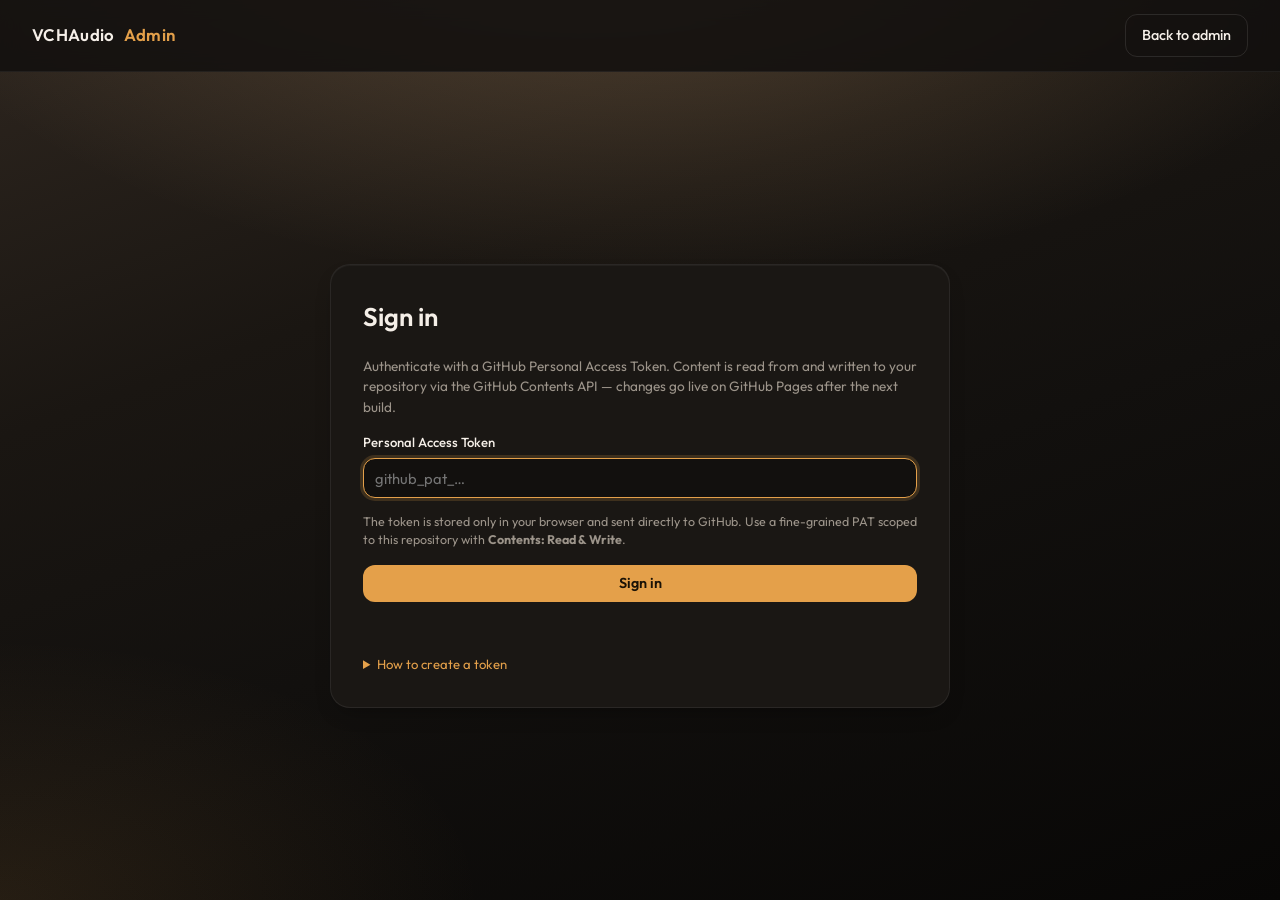
<file: admin/index.html>
<!DOCTYPE html>
<html lang="en">
  <head>
    <meta charset="UTF-8" />
    <meta name="viewport" content="width=device-width, initial-scale=1" />
    <meta name="robots" content="noindex,nofollow" />
    <title>VCHAudio · Admin</title>
    <link rel="preconnect" href="https://fonts.googleapis.com" />
    <link rel="preconnect" href="https://fonts.gstatic.com" crossorigin />
    <link
      href="https://fonts.googleapis.com/css2?family=DM+Sans:wght@400;500&family=JetBrains+Mono:wght@400;500&family=Outfit:wght@300;400;500;600;700&display=swap"
      rel="stylesheet"
    />
    <link rel="stylesheet" href="../css/styles.css?v=20260713a" />
    <link rel="stylesheet" href="admin.css?v=20260716a" />
    <link rel="icon" type="image/png" sizes="32x32" href="../assets/favicon-32.png" />
  </head>
  <body class="admin-body admin-body--app">
    <header class="admin-topbar">
      <a class="admin-brand" href="../index.html" target="_blank" rel="noopener">VCHAudio <span>Admin</span></a>
      <div class="admin-topbar__repo" id="admin-repo-label" hidden></div>
      <div class="admin-topbar__actions">
        <button type="button" class="admin-btn admin-btn--primary" id="admin-signin-btn" hidden>Sign in to save</button>
        <button type="button" class="admin-btn admin-btn--ghost" id="admin-preview-btn" hidden>Preview site</button>
        <button type="button" class="admin-btn admin-btn--ghost" id="admin-logout-btn" hidden>Log out</button>
      </div>
    </header>

    <!-- App screen (login lives on login.html) -->
    <section class="admin-app" id="admin-app" hidden>
      <nav class="admin-collections" id="admin-collections"></nav>
      <main class="admin-editor" id="admin-editor"></main>
    </section>

    <div class="admin-toast" id="admin-toast" role="status" aria-live="polite" hidden></div>
    <!-- Shared CV print-HTML generator (defines global buildCvPrintHtml). Loaded
         synchronously so it's available to admin.js, and shared with the GitHub
         Action that regenerates the resume PDF. -->
    <script src="../js/cv-print-html.js?v=20260813a"></script>
    <script>
      // Cache-bust admin.js so fixes load immediately without a hard refresh.
      (function () {
        var s = document.createElement("script");
        s.src = "admin.js?v=" + Date.now();
        s.defer = true;
        document.head.appendChild(s);
      })();
    </script>
  </body>
</html>
</file>
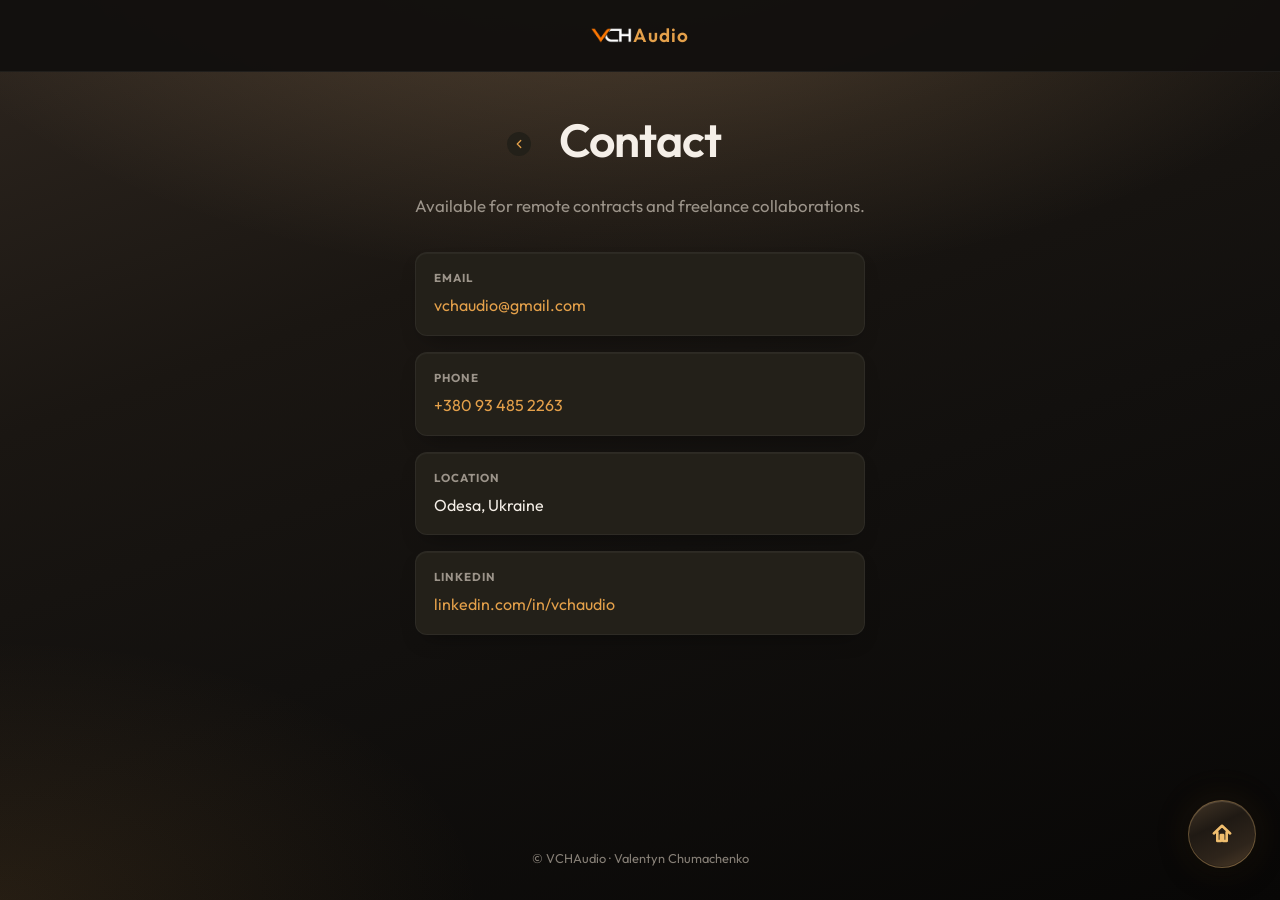
<file: contact.html>
<!DOCTYPE html>
<html lang="en">
  <head>
    <meta charset="UTF-8" />
    <meta name="viewport" content="width=device-width, initial-scale=1" />
    <meta name="description" content="Contact Valentyn Chumachenko — VCHAudio, Odesa Ukraine." />
    <title>Contact · VCHAudio</title>
    <link rel="preconnect" href="https://fonts.googleapis.com" />
    <link rel="preconnect" href="https://fonts.gstatic.com" crossorigin />
    <link
      href="https://fonts.googleapis.com/css2?family=DM+Sans:wght@400;500&family=JetBrains+Mono:wght@400;500&family=Outfit:wght@300;400;500;600;700&display=swap"
      rel="stylesheet"
    />
    <link rel="stylesheet" href="css/styles.css?v=20260813a" />
    <script src="js/nav-arrival.js?v=20260714a"></script>
    <link rel="icon" type="image/png" sizes="32x32" href="assets/favicon-32.png" />
    <link rel="apple-touch-icon" href="assets/apple-touch-icon.png" />
  </head>
  <body>
    <header class="site-header site-header--center-brand">
      <a class="brand brand--with-vch-mark" href="index.html" aria-label="VCH Audio"><img class="brand-vch-mark" src="assets/vch-mark-transparent.png" width="762" height="330" alt="" decoding="sync" fetchpriority="high" loading="eager" /><span>Audio</span></a>
    </header>

    <main>
      <div class="page-hero reveal">
        <div class="page-hero-title-row">
          <nav class="page-back-inline" aria-label="Section navigation">
            <a class="page-back" href="index.html" aria-label="Back to home">
              <span class="page-back-icon" aria-hidden="true">
                <svg viewBox="0 0 24 24" fill="none">
                  <path d="M15 6l-6 6 6 6" stroke-linecap="round" stroke-linejoin="round" />
                </svg>
              </span>
            </a>
          </nav>
          <h1>Contact</h1>
        </div>
        <p class="lead">Available for remote contracts and freelance collaborations.</p>
      </div>

      <div class="contact-cards reveal">
        <div class="contact-card">
          <strong>Email</strong>
          <a href="mailto:vchaudio@gmail.com">vchaudio@gmail.com</a>
        </div>
        <div class="contact-card">
          <strong>Phone</strong>
          <a href="tel:+380934852263">+380 93 485 2263</a>
        </div>
        <div class="contact-card">
          <strong>Location</strong>
          <span class="contact-plain">Odesa, Ukraine</span>
        </div>
        <div class="contact-card">
          <strong>LinkedIn</strong>
          <a href="https://www.linkedin.com/in/vchaudio/" rel="me noopener noreferrer" target="_blank">linkedin.com/in/vchaudio</a>
        </div>
      </div>
    </main>

    <button type="button" class="scroll-to-top" data-scroll-to-top aria-label="Back to top">
      <svg viewBox="0 0 24 24" aria-hidden="true">
        <path d="M12 7v10M12 7l-5 5M12 7l5 5" stroke-linecap="round" stroke-linejoin="round" />
      </svg>
    </button>

    <footer class="site-footer">© VCHAudio · Valentyn Chumachenko</footer>
    <script src="js/main.js?v=20260717e" defer></script>
    <script src="js/deeplink.js?v=20260717e" defer></script>
  </body>
</html>
</file>
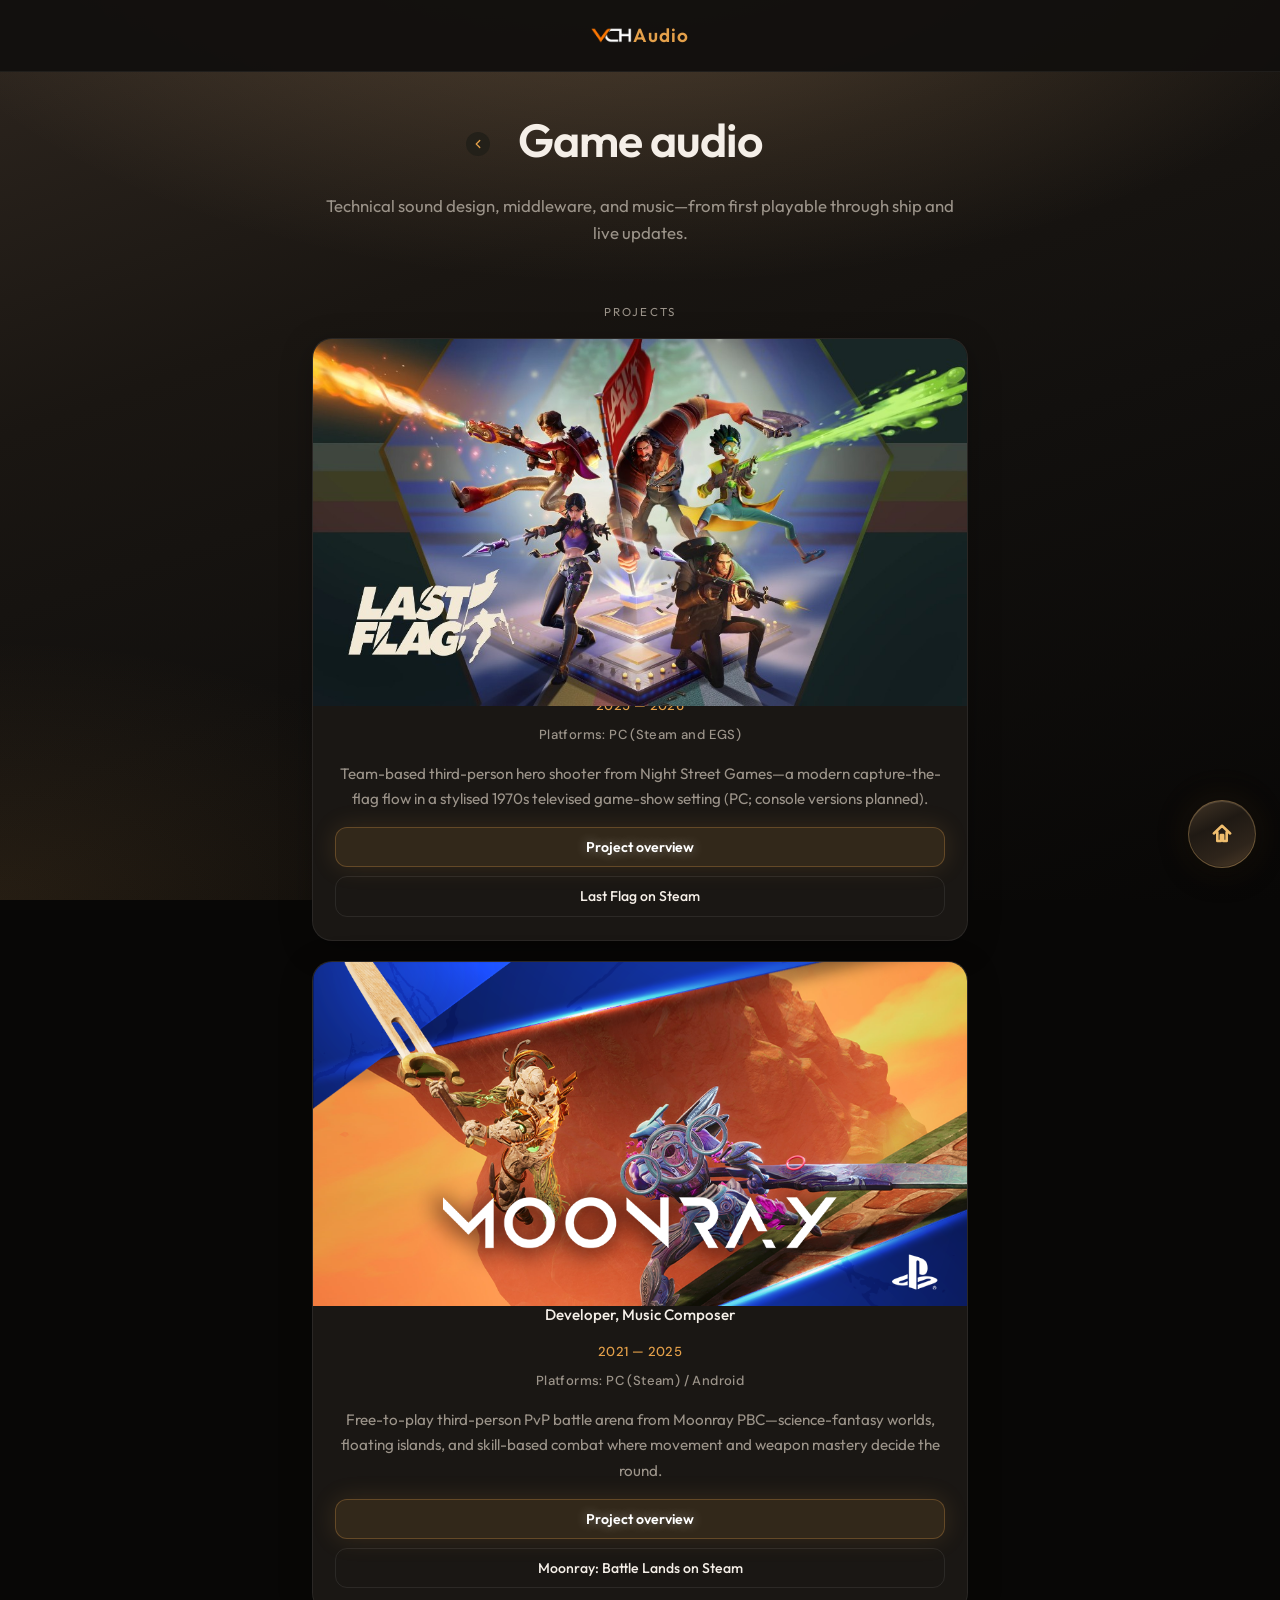
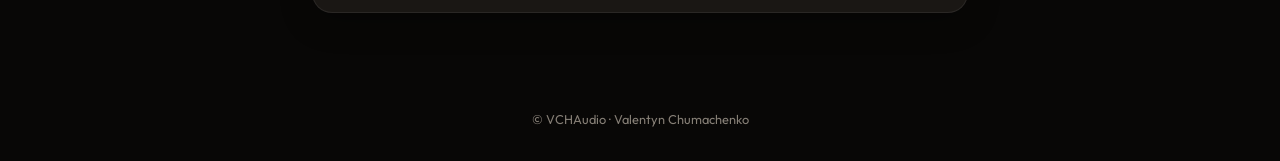
<file: game-audio.html>
<!DOCTYPE html>
<html lang="en">
  <head>
    <meta charset="UTF-8" />
    <meta name="viewport" content="width=device-width, initial-scale=1" />
    <meta name="description" content="Game audio projects — Last Flag, Moonray: Battle Lands. Valentyn Chumachenko, VCHAudio." />
    <title>Game audio · VCHAudio</title>
    <link rel="preconnect" href="https://fonts.googleapis.com" />
    <link rel="preconnect" href="https://fonts.gstatic.com" crossorigin />
    <link
      href="https://fonts.googleapis.com/css2?family=DM+Sans:wght@400;500&family=JetBrains+Mono:wght@400;500&family=Outfit:wght@300;400;500;600;700&display=swap"
      rel="stylesheet"
    />
    <link rel="stylesheet" href="css/styles.css?v=20260813a" />
    <script src="js/nav-arrival.js?v=20260714a"></script>
    <link rel="icon" type="image/png" sizes="32x32" href="assets/favicon-32.png" />
    <link rel="apple-touch-icon" href="assets/apple-touch-icon.png" />
  </head>
  <body>
    <header class="site-header site-header--center-brand">
      <a class="brand brand--with-vch-mark" href="index.html" aria-label="VCH Audio"><img class="brand-vch-mark" src="assets/vch-mark-transparent.png" width="762" height="330" alt="" decoding="sync" fetchpriority="high" loading="eager" /><span>Audio</span></a>
    </header>

    <main>
      <div class="page-hero reveal">
        <div class="page-hero-title-row">
          <nav class="page-back-inline" aria-label="Section navigation">
            <a class="page-back" href="index.html" aria-label="Back to home">
              <span class="page-back-icon" aria-hidden="true">
                <svg viewBox="0 0 24 24" fill="none">
                  <path d="M15 6l-6 6 6 6" stroke-linecap="round" stroke-linejoin="round" />
                </svg>
              </span>
            </a>
          </nav>
          <h1>Game audio</h1>
        </div>
        <p class="lead">Technical sound design, middleware, and music—from first playable through ship and live updates.</p>
      </div>

      <p class="section-label reveal">Projects</p>

      <div class="game-projects">
        <article class="project-card" data-i="0">
          <div class="project-banner">
            <img
              src="assets/banner-last-flag.png"
              alt="Last Flag — promotional banner"
              width="1200"
              height="514"
              loading="lazy"
            />
          </div>
          <div class="project-body">
            <h2 class="project-name">Last Flag</h2>
            <p class="project-position">Senior Sound and Tech Designer / Lead Audio Designer</p>
            <p class="project-dates">2025 — 2026</p>
            <p class="project-platforms">Platforms: PC (Steam and EGS)</p>
            <p class="project-blurb">
              Team-based third-person hero shooter from Night Street Games—a modern capture-the-flag flow in a stylised
              1970s televised game-show setting (PC; console versions planned).
            </p>
            <div class="project-actions">
              <a class="project-link" href="last-flag.html">Project overview</a>
              <a
                class="project-link project-link--secondary"
                href="https://store.steampowered.com/app/2721340/Last_Flag/"
                rel="noopener noreferrer"
                target="_blank"
                >Last Flag on Steam</a>
            </div>
          </div>
        </article>

        <article class="project-card" data-i="1">
          <div class="project-banner">
            <img
              src="assets/banner-moonray-battle-lands.png"
              alt="Moonray: Battle Lands — key art banner"
              width="1200"
              height="514"
              loading="lazy"
            />
          </div>
          <div class="project-body">
            <h2 class="project-name">Moonray: Battle Lands</h2>
            <p class="project-position">
              Audio Producer, Principal Sound Designer, Technical Sound Designer, Audio Developer, Music Composer
            </p>
            <p class="project-dates">2021 — 2025</p>
            <p class="project-platforms">Platforms: PC (Steam) / Android</p>
            <p class="project-blurb">
              Free-to-play third-person PvP battle arena from Moonray PBC—science-fantasy worlds, floating islands, and
              skill-based combat where movement and weapon mastery decide the round.
            </p>
            <div class="project-actions">
              <a class="project-link" href="moonray-battle-lands.html">Project overview</a>
              <a
                class="project-link project-link--secondary"
                href="https://store.steampowered.com/app/2933510/Moonray_Battle_Lands/"
                rel="noopener noreferrer"
                target="_blank"
                >Moonray: Battle Lands on Steam</a>
            </div>
          </div>
        </article>
      </div>
    </main>

    <button type="button" class="scroll-to-top" data-scroll-to-top aria-label="Back to top">
      <svg viewBox="0 0 24 24" aria-hidden="true">
        <path d="M12 7v10M12 7l-5 5M12 7l5 5" stroke-linecap="round" stroke-linejoin="round" />
      </svg>
    </button>

    <footer class="site-footer">© VCHAudio · Valentyn Chumachenko</footer>
    <script src="js/main.js?v=20260717e" defer></script>
    <script src="js/deeplink.js?v=20260717e" defer></script>
  </body>
</html>
</file>
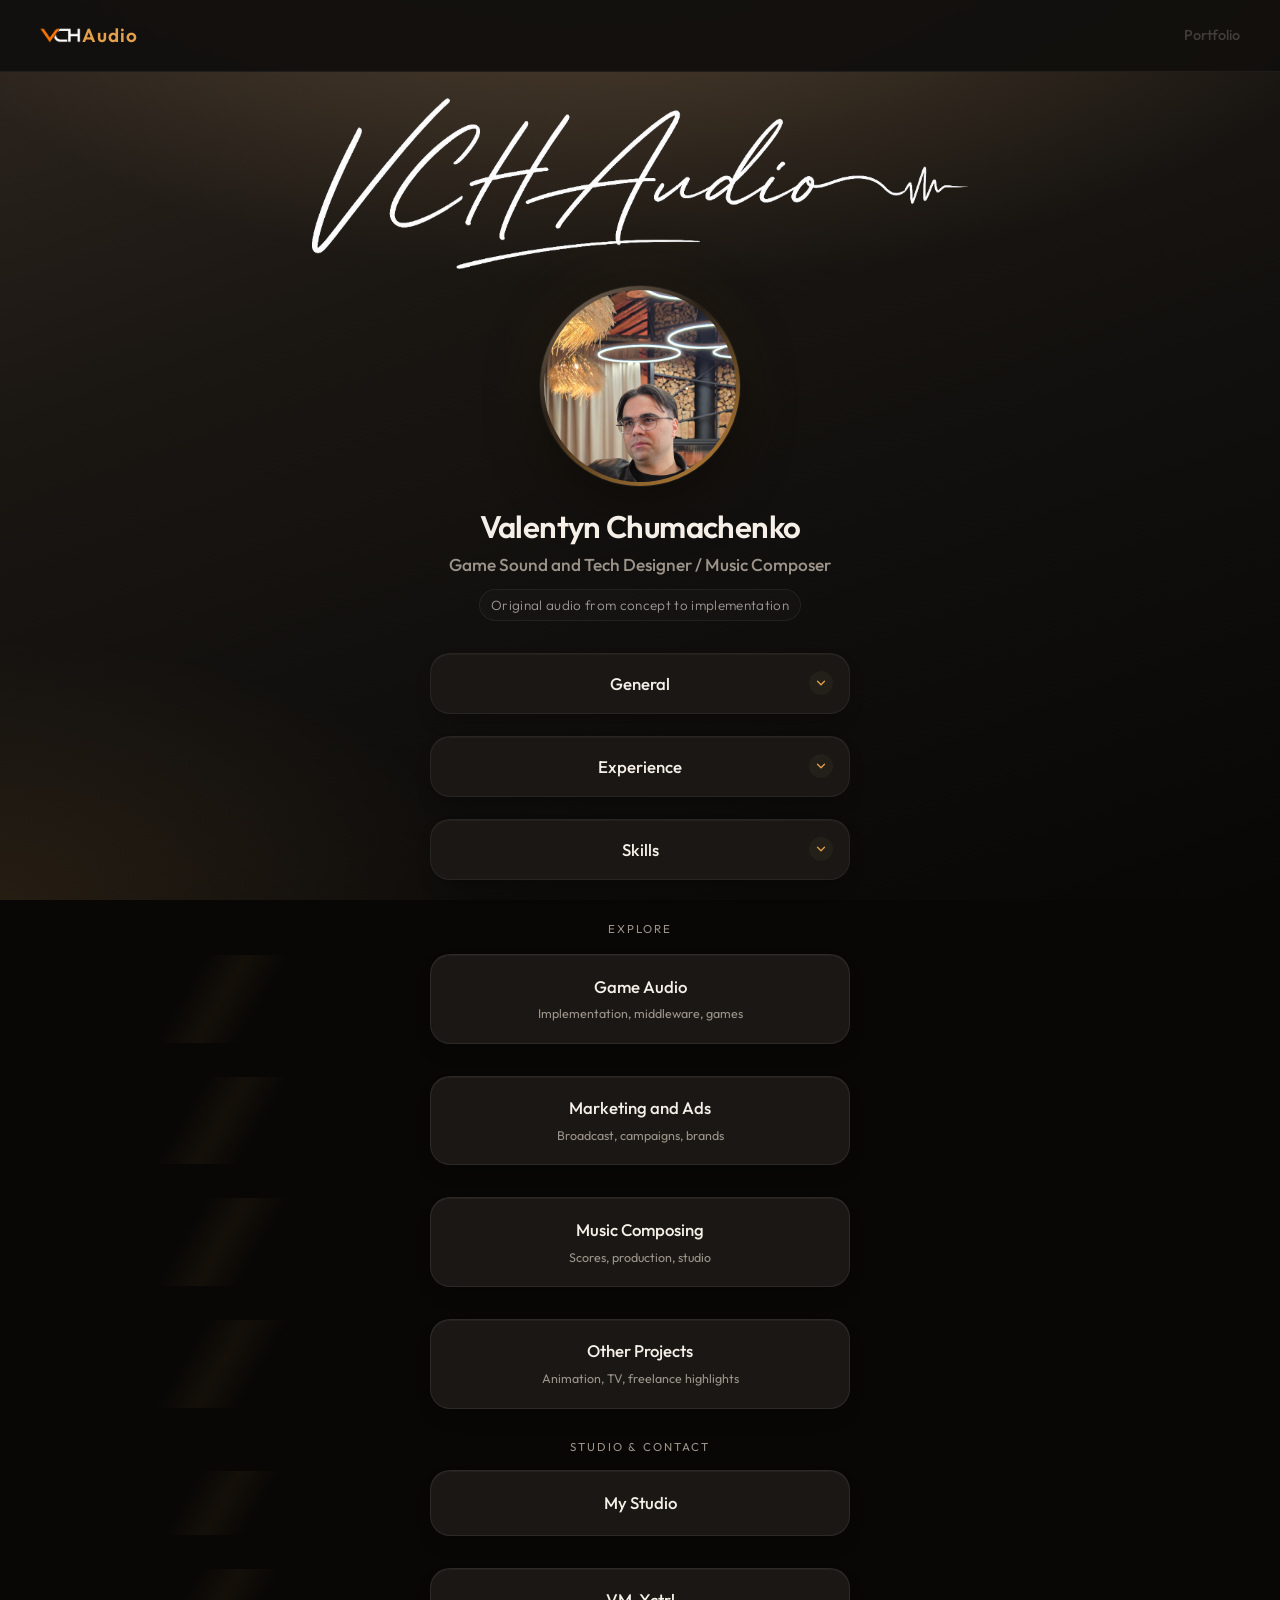
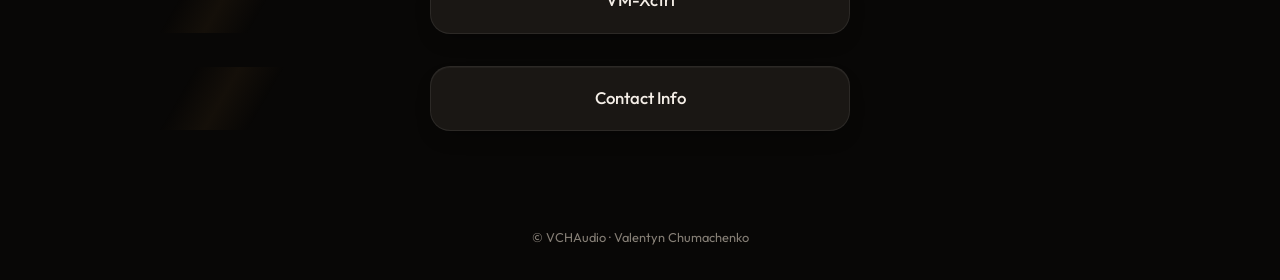
<file: index.backup.html>
<!DOCTYPE html>
<html lang="en">
  <head>
    <meta charset="UTF-8" />
    <meta name="viewport" content="width=device-width, initial-scale=1" />
    <meta name="description" content="Valentyn Chumachenko — game sound and tech designer, music composer. VCHAudio studio, Odesa Ukraine." />
    <title>Valentyn Chumachenko · VCHAudio</title>
    <link rel="preconnect" href="https://fonts.googleapis.com" />
    <link rel="preconnect" href="https://fonts.gstatic.com" crossorigin />
    <link
      href="https://fonts.googleapis.com/css2?family=DM+Sans:wght@400;500&family=JetBrains+Mono:wght@400;500&family=Outfit:wght@300;400;500;600;700&display=swap"
      rel="stylesheet"
    />
    <link rel="stylesheet" href="css/styles.css" />
    <script src="js/nav-arrival.js"></script>
    <link rel="icon" type="image/png" sizes="32x32" href="assets/favicon-32.png" />
    <link rel="apple-touch-icon" href="assets/apple-touch-icon.png" />
  </head>
  <body>
    <header class="site-header">
      <a class="brand brand--with-vch-mark" href="index.html" aria-label="VCH Audio"><img class="brand-vch-mark" src="assets/vch-mark-transparent.png" width="762" height="330" alt="" decoding="sync" fetchpriority="high" loading="eager" /><span>Audio</span></a>
      <span class="nav-back" style="opacity: 0.35; pointer-events: none">Portfolio</span>
    </header>

    <main id="top">
      <div class="home-hero">
        <div class="brand-logo-wrap">
          <img
            class="brand-logo"
            src="assets/brand-logo.png"
            width="917"
            height="239"
            alt="VCH Audio"
            loading="eager"
          />
        </div>
        <div class="avatar-wrap">
          <div class="avatar-ring">
            <div class="avatar-photo-crop">
              <img src="assets/avatar.png" width="400" height="400" alt="Valentyn Chumachenko" />
            </div>
          </div>
        </div>
        <div class="intro-block">
          <h1 class="intro-name">Valentyn Chumachenko</h1>
          <p class="intro-role">Game Sound and Tech Designer / Music Composer</p>
          <p class="intro-tagline-wrap">
            <span class="intro-tagline">Original audio from concept to implementation</span>
          </p>
        </div>
      </div>

      <details class="spoiler reveal">
        <summary>
          <span class="spoiler-summary-label">General</span>
          <span class="spoiler-chevron" aria-hidden="true">
            <svg viewBox="0 0 24 24" fill="none" aria-hidden="true">
              <path d="M6 9l6 6 6-6" stroke-linecap="round" stroke-linejoin="round" />
            </svg>
          </span>
        </summary>
        <div class="spoiler-body">
          <div class="spoiler-inner">
            <div class="info-grid">
              <span class="info-label">First name</span>
              <span class="info-value">Valentyn</span>
              <span class="info-label">Last name</span>
              <span class="info-value">Chumachenko</span>
              <span class="info-label">Location</span>
              <span class="info-value">Odesa, Ukraine</span>
              <span class="info-label">Phone</span>
              <span class="info-value"><a href="tel:+380934852263">+380 93 485 2263</a></span>
              <span class="info-label">Email</span>
              <span class="info-value"><a href="mailto:vchaudio@gmail.com">vchaudio@gmail.com</a></span>
              <span class="info-label">LinkedIn</span>
              <span class="info-value"><a href="https://www.linkedin.com/in/vchaudio/" rel="me noopener noreferrer" target="_blank">linkedin.com/in/vchaudio</a></span>
            </div>

            <div class="divider"></div>

            <div class="info-grid">
              <span class="info-label">Languages</span>
              <span class="info-value">English (C1)</span>
              <span class="info-label"></span>
              <span class="info-value">Ukrainian (native)</span>
            </div>

            <div class="divider"></div>

            <p class="summary-text">
              Sound designer and music composer focused on games, live shows, and advertising. Skilled in building original
              audio from concept through implementation. Passionate about storytelling through sound and delivering immersive,
              emotionally driven content.
            </p>
          </div>
        </div>
      </details>

      <details class="spoiler reveal">
        <summary>
          <span class="spoiler-summary-label">Experience</span>
          <span class="spoiler-chevron" aria-hidden="true">
            <svg viewBox="0 0 24 24" fill="none" aria-hidden="true">
              <path d="M6 9l6 6 6-6" stroke-linecap="round" stroke-linejoin="round" />
            </svg>
          </span>
        </summary>
        <div class="spoiler-body">
          <div class="spoiler-inner">
            <div class="experience-intro">
              <div class="experience-studio">
                <p class="experience-studio-eyebrow">Private studio</p>
                <h3 class="experience-studio-title experience-studio-title--wordmark" aria-label="VCH Audio">
                  <img
                    class="experience-studio-mark"
                    src="assets/vch-mark-transparent.png"
                    width="762"
                    height="330"
                    alt=""
                    decoding="sync"
                    loading="lazy"
                  /><span class="experience-studio-audio">Audio</span>
                </h3>
                <p class="experience-studio-meta">2017 — nowadays · Remote, contracts, freelance</p>
                <p class="experience-studio-lead">Music composer and sound designer from my own studio</p>
              </div>
              <div class="experience-list">
              <a class="job-card job-card--to-project" href="last-flag.html" aria-label="Argentics / Night Street Games — open project overview">
                <h3>Argentics / Night Street Games</h3>
                <div class="job-meta">2025 — 2026 · USA, remote</div>
                <p>Senior Sound Designer, Technical Sound Designer, Lead Audio Designer</p>
              </a>
              <a class="job-card job-card--to-project" href="moonray-battle-lands.html" aria-label="Moonray PBC — open project overview">
                <h3>Moonray PBC</h3>
                <div class="job-meta">2021 — 2025 · USA, remote</div>
                <p>Audio producer, sound designer, technical sound designer, audio developer, music composer</p>
              </a>
              <article class="job-card">
                <h3>Broadcast TV channel</h3>
                <div class="job-meta">2020 — 2021 · Odesa, part-time</div>
                <p>Live sound director</p>
              </article>
              <article class="job-card">
                <h3>NLO TV</h3>
                <div class="job-meta">2019 — 2021 · Kyiv, remote</div>
                <p>Cartoon series sound director, sound designer, foley artist, mix engineer</p>
              </article>
              <article class="job-card">
                <h3>Fiverr</h3>
                <div class="job-meta">2019 — 2021 · Freelance</div>
                <p>Music composer and sound designer</p>
              </article>
              </div>
            </div>
          </div>
        </div>
      </details>

      <details class="spoiler reveal">
        <summary>
          <span class="spoiler-summary-label">Skills</span>
          <span class="spoiler-chevron" aria-hidden="true">
            <svg viewBox="0 0 24 24" fill="none" aria-hidden="true">
              <path d="M6 9l6 6 6-6" stroke-linecap="round" stroke-linejoin="round" />
            </svg>
          </span>
        </summary>
        <div class="spoiler-body">
          <div class="spoiler-inner spoiler-inner--skills">
            <section class="skills-group skills-group--technical" aria-labelledby="skills-tech-heading">
              <h3 class="skills-heading skills-heading--featured" id="skills-tech-heading">Technical skills</h3>
              <ul class="skill-list">
                <li>REAPER</li>
                <li>Unreal Engine</li>
                <li>Blueprint</li>
                <li>Wwise</li>
                <li>Perforce</li>
                <li>Jira</li>
                <li>FMOD</li>
                <li>Git</li>
                <li>Unity</li>
                <li>DaVinci Resolve</li>
              </ul>
            </section>
            <section class="skills-group skills-group--core" aria-labelledby="skills-core-heading">
              <h3 class="skills-heading skills-heading--featured" id="skills-core-heading">Core skills</h3>
              <ul class="skill-list">
                <li>Sound design</li>
                <li>Foley recording / editing</li>
                <li>Music composing</li>
                <li>Mixing &amp; mastering</li>
                <li>Audio implementation</li>
                <li>VO editing &amp; directing</li>
              </ul>
            </section>
            <section class="skills-group skills-group--soft" aria-labelledby="skills-soft-heading">
              <h3 class="skills-heading skills-heading--featured" id="skills-soft-heading">Soft skills</h3>
              <ul class="skill-list">
                <li>Creative thinking</li>
                <li>Team collaboration</li>
                <li>Detail-oriented</li>
                <li>Adaptability</li>
                <li>Communication</li>
                <li>Time management</li>
              </ul>
            </section>

            <div class="divider" role="presentation"></div>
            <section class="skills-group skills-group--notes" aria-labelledby="skills-courses-heading">
              <h3 class="skills-heading skills-heading--notes" id="skills-courses-heading">Courses</h3>
              <p class="course-line"><strong>Interactive audio &amp; middleware</strong> — XSSR Academy, 2021</p>
            </section>
          </div>
        </div>
      </details>

      <p class="section-label reveal">Explore</p>
      <nav class="nav-grid" aria-label="Portfolio areas">
        <a class="nav-card" href="game-audio.html" data-i="0">Game Audio<span class="sub">Implementation, middleware, games</span></a>
        <a class="nav-card" href="marketing-ads.html" data-i="1">Marketing and Ads<span class="sub">Broadcast, campaigns, brands</span></a>
        <a class="nav-card" href="music-composing.html" data-i="2">Music Composing<span class="sub">Scores, production, studio</span></a>
        <a class="nav-card" href="other-projects.html" data-i="3">Other Projects<span class="sub">Animation, TV, freelance highlights</span></a>
      </nav>

      <p class="section-label section-label--nav-follow reveal">Studio &amp; contact</p>
      <nav class="nav-grid" aria-label="Studio and contact">
        <a class="nav-card" href="my-studio.html" data-i="4">My Studio</a>
        <a class="nav-card" href="vm-xctrl.html" data-i="5">VM-Xctrl</a>
        <a class="nav-card" href="contact.html" data-i="6">Contact Info</a>
      </nav>
    </main>

    <footer class="site-footer">© VCHAudio · Valentyn Chumachenko</footer>

    <script src="js/main.js" defer></script>
  </body>
</html>
</file>
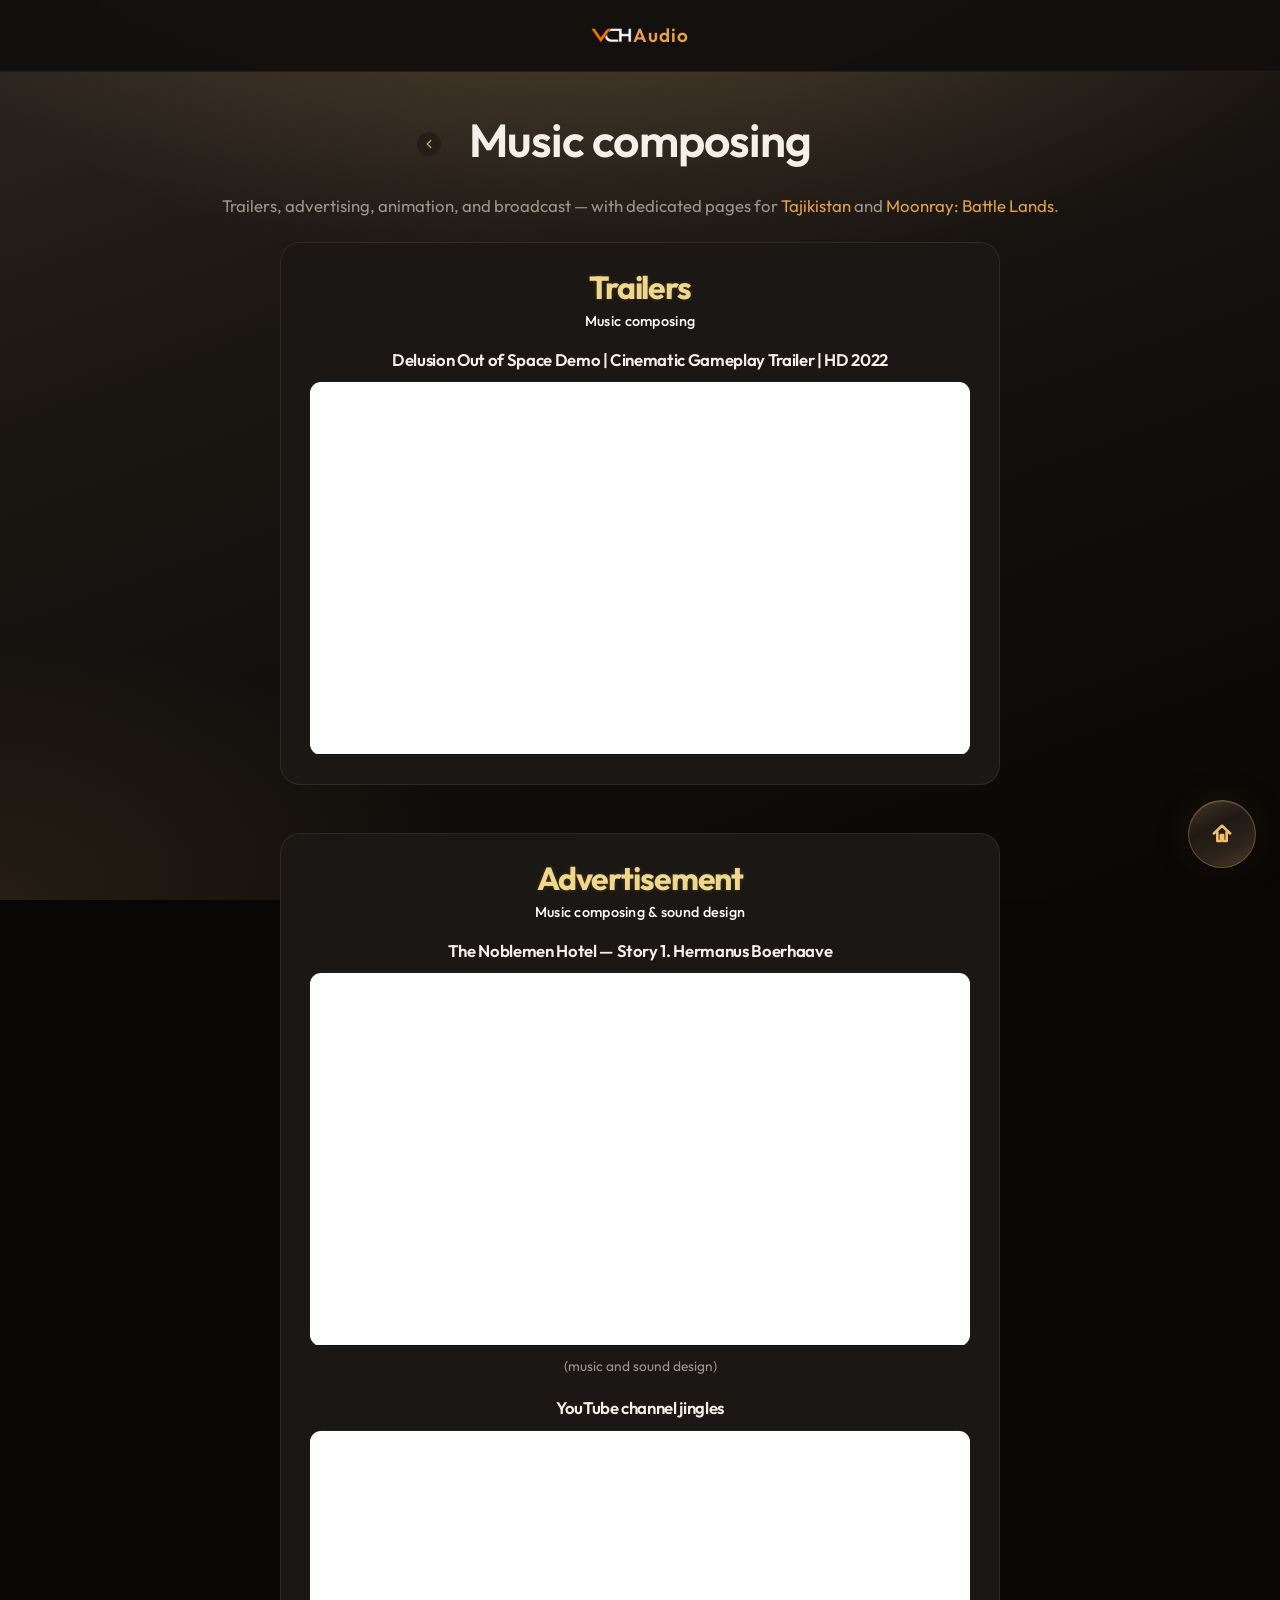
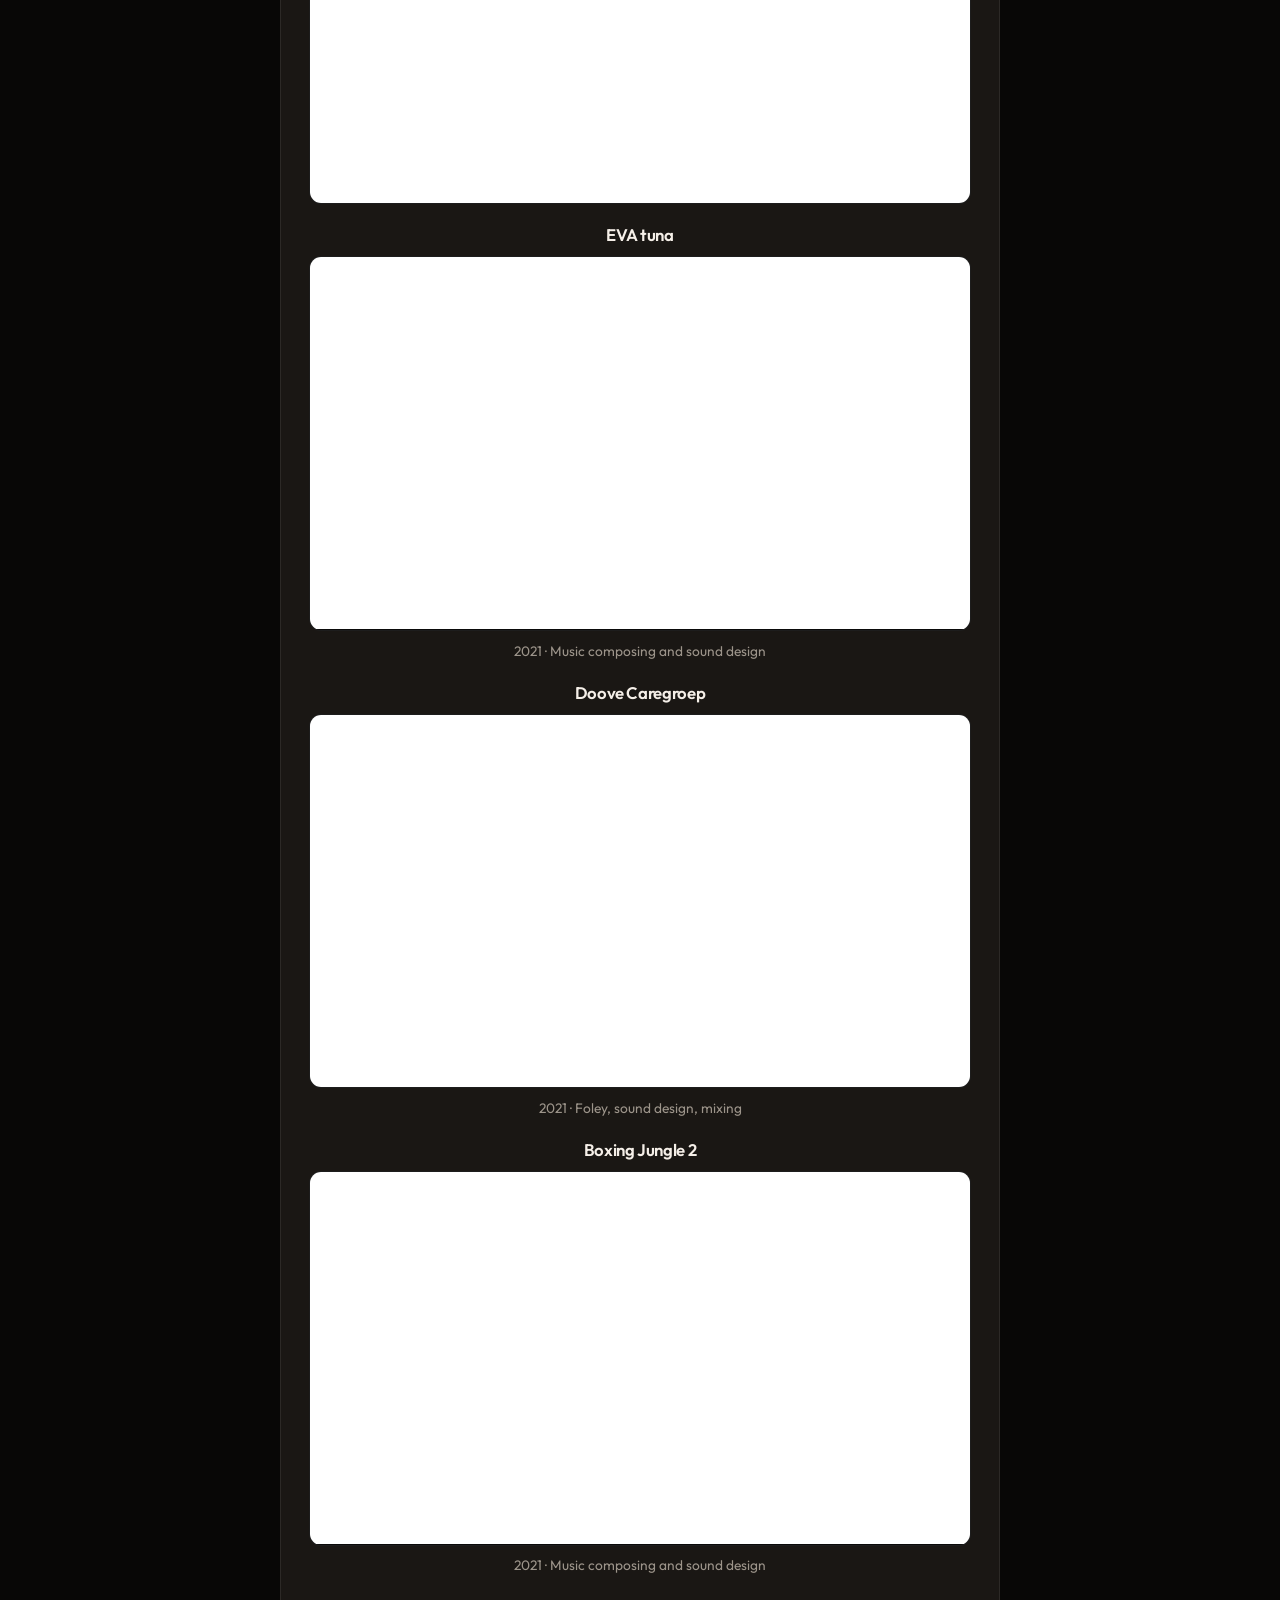
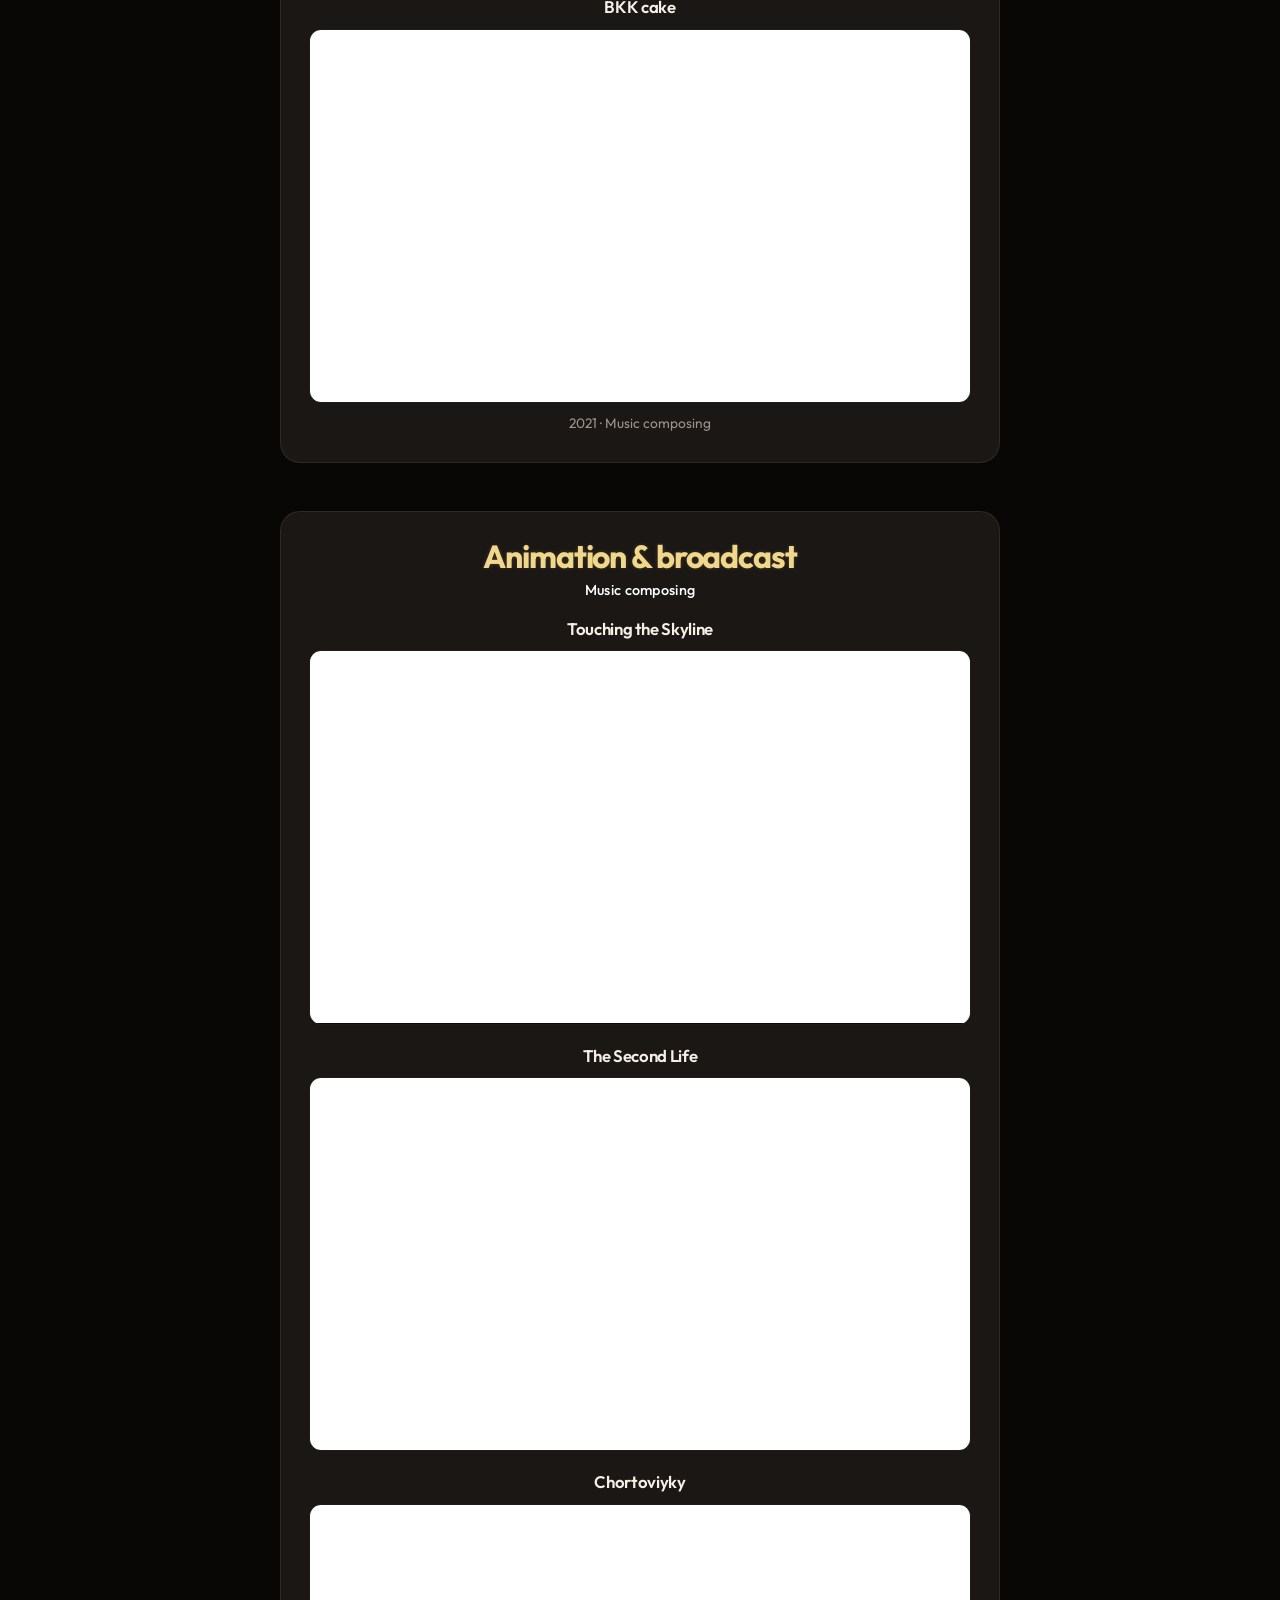
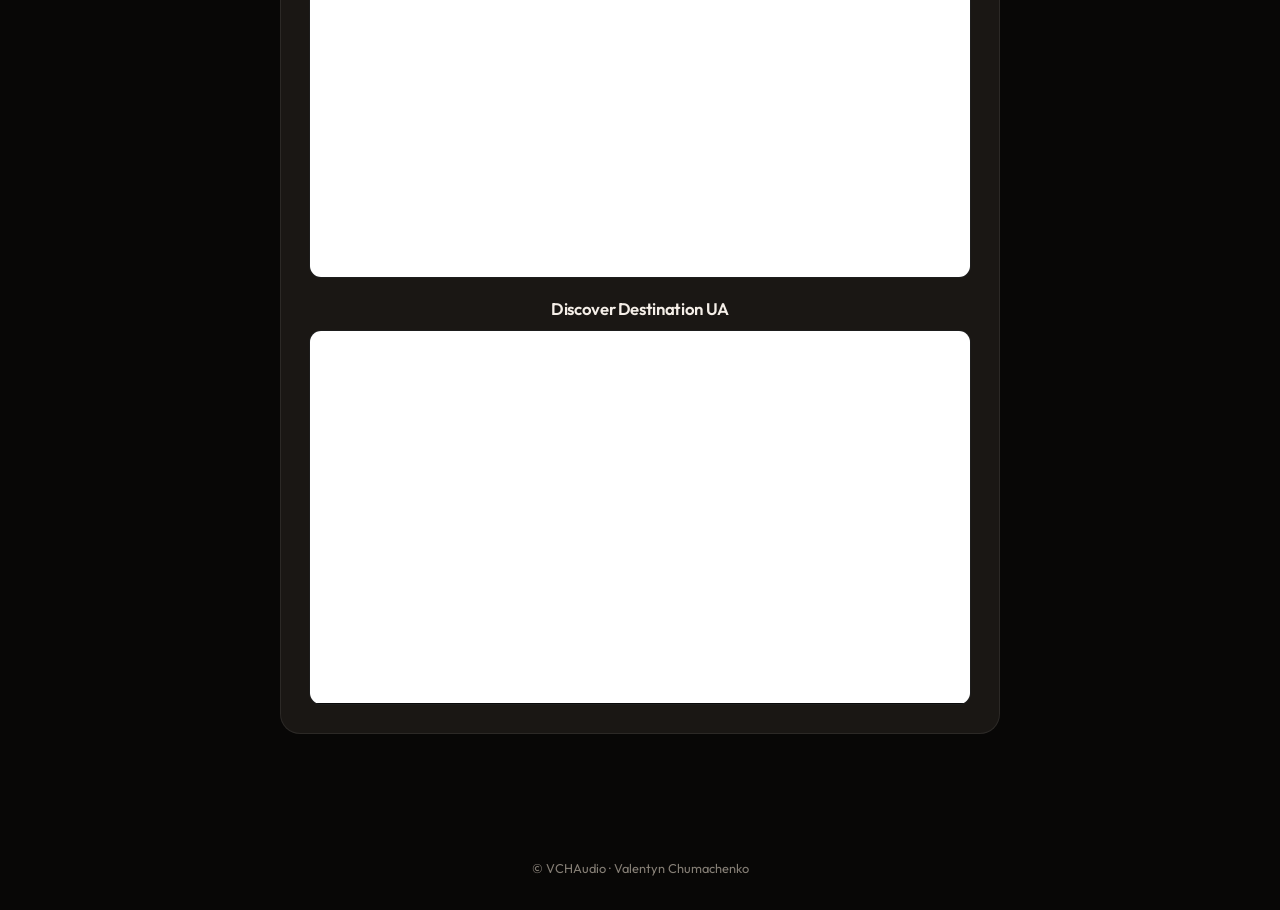
<file: music-composing.html>
<!DOCTYPE html>
<html lang="en">
  <head>
    <meta charset="UTF-8" />
    <meta name="viewport" content="width=device-width, initial-scale=1, viewport-fit=cover" />
    <meta
      name="description"
      content="Music composing — trailers, advertisement, animation, and broadcast. Valentyn Chumachenko, VCHAudio."
    />
    <title>Music composing · VCHAudio</title>
    <link rel="preconnect" href="https://fonts.googleapis.com" />
    <link rel="preconnect" href="https://fonts.gstatic.com" crossorigin />
    <link
      href="https://fonts.googleapis.com/css2?family=DM+Sans:wght@400;500&family=JetBrains+Mono:wght@400;500&family=Outfit:wght@300;400;500;600;700&display=swap"
      rel="stylesheet"
    />
    <link rel="stylesheet" href="css/styles.css?v=20260813a" />
    <script src="js/nav-arrival.js?v=20260714a"></script>
    <link rel="icon" type="image/png" sizes="32x32" href="assets/favicon-32.png" />
    <link rel="apple-touch-icon" href="assets/apple-touch-icon.png" />
  </head>
  <body>
    <header class="site-header site-header--center-brand">
      <a class="brand brand--with-vch-mark" href="index.html" aria-label="VCH Audio"><img class="brand-vch-mark" src="assets/vch-mark-transparent.png" width="762" height="330" alt="" decoding="sync" fetchpriority="high" loading="eager" /><span>Audio</span></a>
    </header>

    <main class="marketing-main">
      <div class="page-hero reveal">
        <div class="page-hero-title-row">
          <nav class="page-back-inline" aria-label="Section navigation">
            <a class="page-back" href="index.html" aria-label="Back to home">
              <span class="page-back-icon" aria-hidden="true">
                <svg viewBox="0 0 24 24" fill="none">
                  <path d="M15 6l-6 6 6 6" stroke-linecap="round" stroke-linejoin="round" />
                </svg>
              </span>
            </a>
          </nav>
          <h1>Music composing</h1>
        </div>
        <p class="lead">
          Trailers, advertising, animation, and broadcast — with dedicated pages for
          <a href="tajikistan.html">Tajikistan</a> and
          <a href="moonray-battle-lands.html">Moonray: Battle Lands</a>.
        </p>
      </div>

      <section class="music-work-panel reveal" aria-labelledby="trailers-music-heading">
        <div class="music-work-panel__inner">
          <header class="music-spotlight-head">
            <h2 id="trailers-music-heading" class="music-spotlight-head__title">Trailers</h2>
            <p class="music-spotlight-head__eyebrow">Music composing</p>
          </header>
          <div class="video-stack">
            <figure class="video-item">
              <p class="music-video-name-above">Delusion Out of Space Demo | Cinematic Gameplay Trailer | HD 2022</p>
              <div class="ratio-embed">
                <iframe
                  title="Delusion Out of Space Demo — cinematic gameplay trailer (2022)"
                  src="https://www.youtube.com/embed/QnoHjkcYLyA"
                  allow="accelerometer; autoplay; clipboard-write; encrypted-media; gyroscope; picture-in-picture; web-share"
                  allowfullscreen
                  loading="lazy"
                ></iframe>
              </div>
            </figure>
          </div>
        </div>
      </section>

      <section class="music-work-panel reveal" aria-labelledby="advertisement-music-heading">
        <div class="music-work-panel__inner">
          <header class="music-spotlight-head">
            <h2 id="advertisement-music-heading" class="music-spotlight-head__title">Advertisement</h2>
            <p class="music-spotlight-head__eyebrow">Music composing &amp; sound design</p>
          </header>
          <div class="video-stack">
            <figure class="video-item">
              <p class="music-video-name-above">The Noblemen Hotel — Story 1. Hermanus Boerhaave</p>
              <div class="ratio-embed">
                <iframe
                  title="The Noblemen Hotel — Story 1. Hermanus Boerhaave"
                  src="https://www.youtube.com/embed/5CFfUO6qpnU"
                  allow="accelerometer; autoplay; clipboard-write; encrypted-media; gyroscope; picture-in-picture; web-share"
                  allowfullscreen
                  loading="lazy"
                ></iframe>
              </div>
              <figcaption>(music and sound design)</figcaption>
            </figure>
            <figure class="video-item">
              <p class="music-video-name-above">YouTube channel jingles</p>
              <div class="ratio-embed">
                <iframe
                  title="YouTube channel jingles"
                  src="https://www.youtube.com/embed/FYxAnroxF5w"
                  allow="accelerometer; autoplay; clipboard-write; encrypted-media; gyroscope; picture-in-picture; web-share"
                  allowfullscreen
                  loading="lazy"
                ></iframe>
              </div>
            </figure>
            <figure class="video-item">
              <p class="music-video-name-above">EVA tuna</p>
              <div class="ratio-embed">
                <iframe
                  title="EVA tuna advertisement"
                  src="https://www.youtube.com/embed/9DeCXSKLQKU"
                  allow="accelerometer; autoplay; clipboard-write; encrypted-media; gyroscope; picture-in-picture; web-share"
                  allowfullscreen
                  loading="lazy"
                ></iframe>
              </div>
              <figcaption>2021 · Music composing and sound design</figcaption>
            </figure>
            <figure class="video-item">
              <p class="music-video-name-above">Doove Caregroep</p>
              <div class="ratio-embed">
                <iframe
                  title="Doove Caregroep advertisement"
                  src="https://www.youtube.com/embed/JNaXiFeHTo8"
                  allow="accelerometer; autoplay; clipboard-write; encrypted-media; gyroscope; picture-in-picture; web-share"
                  allowfullscreen
                  loading="lazy"
                ></iframe>
              </div>
              <figcaption>2021 · Foley, sound design, mixing</figcaption>
            </figure>
            <figure class="video-item">
              <p class="music-video-name-above">Boxing Jungle 2</p>
              <div class="ratio-embed">
                <iframe
                  title="Boxing Jungle 2 advertisement"
                  src="https://www.youtube.com/embed/MLxF1BjOEYo"
                  allow="accelerometer; autoplay; clipboard-write; encrypted-media; gyroscope; picture-in-picture; web-share"
                  allowfullscreen
                  loading="lazy"
                ></iframe>
              </div>
              <figcaption>2021 · Music composing and sound design</figcaption>
            </figure>
            <figure class="video-item">
              <p class="music-video-name-above">BKK cake</p>
              <div class="ratio-embed">
                <iframe
                  title="BKK cake advertisement"
                  src="https://www.youtube.com/embed/-xcReWlo2L4"
                  allow="accelerometer; autoplay; clipboard-write; encrypted-media; gyroscope; picture-in-picture; web-share"
                  allowfullscreen
                  loading="lazy"
                ></iframe>
              </div>
              <figcaption>2021 · Music composing</figcaption>
            </figure>
          </div>
        </div>
      </section>

      <section class="music-work-panel reveal" aria-labelledby="animation-music-heading">
        <div class="music-work-panel__inner">
          <header class="music-spotlight-head">
            <h2 id="animation-music-heading" class="music-spotlight-head__title">Animation &amp; broadcast</h2>
            <p class="music-spotlight-head__eyebrow">Music composing</p>
          </header>
          <div class="video-stack">
            <figure class="video-item">
              <p class="music-video-name-above">Touching the Skyline</p>
              <div class="ratio-embed">
                <iframe
                  title="Touching the Skyline"
                  src="https://www.youtube.com/embed/zxH5DS7flZA"
                  allow="accelerometer; autoplay; clipboard-write; encrypted-media; gyroscope; picture-in-picture; web-share"
                  allowfullscreen
                  loading="lazy"
                ></iframe>
              </div>
            </figure>
            <figure class="video-item">
              <p class="music-video-name-above">The Second Life</p>
              <div class="ratio-embed">
                <iframe
                  title="The Second Life"
                  src="https://www.youtube.com/embed/WzfrL7wBoW8"
                  allow="accelerometer; autoplay; clipboard-write; encrypted-media; gyroscope; picture-in-picture; web-share"
                  allowfullscreen
                  loading="lazy"
                ></iframe>
              </div>
            </figure>
            <figure class="video-item">
              <p class="music-video-name-above">Chortoviyky</p>
              <div class="ratio-embed">
                <iframe
                  title="Chortoviyky"
                  src="https://www.youtube.com/embed/mIOcG_AL5g4"
                  allow="accelerometer; autoplay; clipboard-write; encrypted-media; gyroscope; picture-in-picture; web-share"
                  allowfullscreen
                  loading="lazy"
                ></iframe>
              </div>
            </figure>
            <figure class="video-item">
              <p class="music-video-name-above">Discover Destination UA</p>
              <div class="ratio-embed">
                <iframe
                  title="Discover Destination UA"
                  src="https://www.youtube.com/embed/Cjyw3hssVd8"
                  allow="accelerometer; autoplay; clipboard-write; encrypted-media; gyroscope; picture-in-picture; web-share"
                  allowfullscreen
                  loading="lazy"
                ></iframe>
              </div>
            </figure>
          </div>
        </div>
      </section>
    </main>

    <button type="button" class="scroll-to-top" data-scroll-to-top aria-label="Back to top">
      <svg viewBox="0 0 24 24" aria-hidden="true">
        <path d="M12 7v10M12 7l-5 5M12 7l5 5" stroke-linecap="round" stroke-linejoin="round" />
      </svg>
    </button>

    <footer class="site-footer">© VCHAudio · Valentyn Chumachenko</footer>
    <script src="js/main.js?v=20260717e" defer></script>
    <script src="js/deeplink.js?v=20260717e" defer></script>
  </body>
</html>
</file>
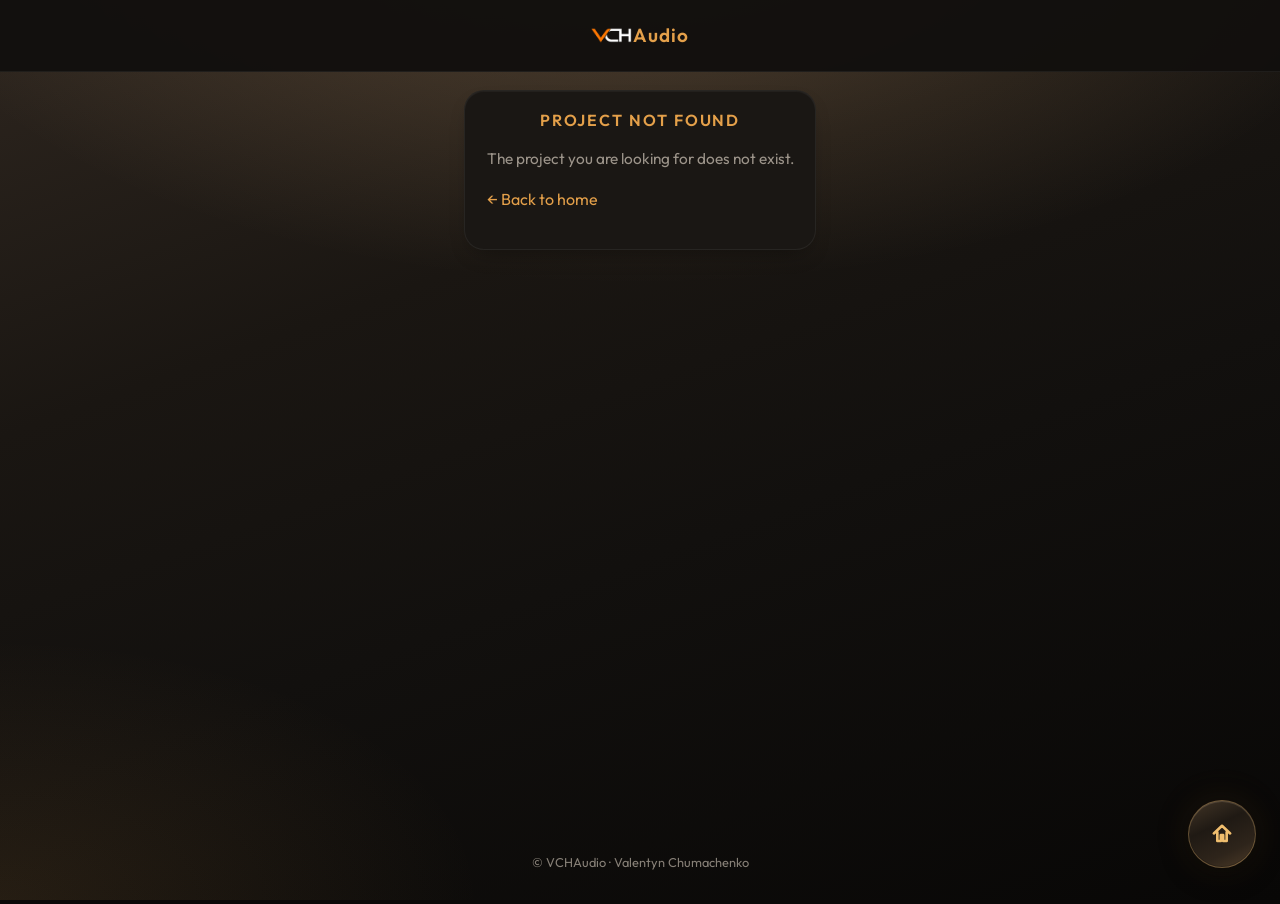
<file: project.html>
<!DOCTYPE html>
<html lang="en" style="background-color:#0a0908;color-scheme:dark">
  <head>
    <meta charset="UTF-8" />
    <script>
      (function () {
        var h = location.hash;
        if (!h) return;
        window.__vchPendingHash = h;
        if (history.scrollRestoration) history.scrollRestoration = "manual";
        history.replaceState(null, "", location.pathname + location.search);
        window.scrollTo(0, 0);
      })();
    </script>
    <meta name="color-scheme" content="dark" />
    <meta name="theme-color" content="#0a0908" />
    <style>
      html{background-color:#0a0908;color-scheme:dark}
      #project-main{min-height:calc(100dvh - 72px - 5rem)}
      body{margin:0;min-height:100dvh;display:flex;flex-direction:column;padding-top:72px}
      body>.site-footer{margin-top:auto}
      [data-vch-defer-chrome][hidden]{display:none!important}
    </style>
    <meta name="viewport" content="width=device-width, initial-scale=1" />
    <meta name="description" content="" />
    <title>Project · VCHAudio</title>
    <link rel="preconnect" href="https://fonts.googleapis.com" />
    <link rel="preconnect" href="https://fonts.gstatic.com" crossorigin />
    <link
      href="https://fonts.googleapis.com/css2?family=DM+Sans:wght@400;500&family=JetBrains+Mono:wght@400;500&family=Outfit:wght@300;400;500;600;700&display=swap"
      rel="stylesheet"
    />
    <script>
      window.__VCH_PROJECTS_FETCH__ = fetch("data/projects.json?v=20260826d", { cache: "default" }).then(function (r) {
        if (!r.ok) throw new Error(String(r.status));
        return r.json();
      });
    </script>
    <link rel="preload" as="image" href="assets/vch-mark-transparent.png" fetchpriority="high" />
    <link rel="stylesheet" href="css/styles.css?v=20260909c" />
    <link rel="stylesheet" href="css/project-portfolio.css?v=20260717v" />
    <link rel="stylesheet" href="css/audio-player.css?v=20260713d" />
    <script src="js/nav-arrival.js?v=20260714a"></script>
    <link rel="icon" type="image/png" sizes="32x32" href="assets/favicon-32.png" />
    <link rel="apple-touch-icon" href="assets/apple-touch-icon.png" />
  </head>
  <body>
    <header class="site-header site-header--center-brand">
      <a class="brand brand--with-vch-mark" href="index.html" aria-label="VCH Audio"><img class="brand-vch-mark" src="assets/vch-mark-transparent.png" width="762" height="330" alt="" decoding="sync" fetchpriority="high" loading="eager" /><span>Audio</span></a>
    </header>

    <main id="project-main" class="project-page--hero-glow" style="min-height:calc(100dvh - 72px - 5rem)"></main>

    <button type="button" class="scroll-to-top scroll-to-top--dual is-visible" data-scroll-to-top data-home-href="index.html" data-vch-defer-chrome hidden aria-label="Home">
      <svg class="scroll-to-top__icon scroll-to-top__icon--home" viewBox="0 0 24 24" aria-hidden="true">
        <path d="M5 11.5L12 5l7 6.5M8 10.5V18h3v-5h2v5h3v-7.5" stroke-linecap="round" stroke-linejoin="round" />
      </svg>
      <svg class="scroll-to-top__icon scroll-to-top__icon--up" viewBox="0 0 24 24" aria-hidden="true">
        <path d="M12 7v10M12 7l-5 5M12 7l5 5" stroke-linecap="round" stroke-linejoin="round" />
      </svg>
    </button>

    <div id="video-lightbox" class="video-lightbox" hidden role="dialog" aria-modal="true" aria-label="Video player">
      <div class="video-lightbox__backdrop" data-lightbox-close tabindex="-1"></div>
      <div class="video-lightbox__panel">
        <button type="button" class="video-lightbox__close" data-lightbox-close aria-label="Close video">
          <span aria-hidden="true">×</span>
        </button>
        <div class="video-lightbox__frame">
          <iframe id="video-lightbox-iframe" title="YouTube video" allowfullscreen allow="accelerometer; autoplay; clipboard-write; encrypted-media; gyroscope; picture-in-picture; web-share" loading="lazy"></iframe>
        </div>
        <div id="video-lightbox-caption" class="video-lightbox__caption" hidden></div>
      </div>
    </div>

    <footer class="site-footer" data-vch-defer-chrome hidden>© VCHAudio · Valentyn Chumachenko</footer>
    <noscript>
      <p style="padding:2rem;text-align:center">This site requires JavaScript to display content.</p>
    </noscript>
    <script src="js/render.js?v=20260909c" defer></script>
    <script src="js/deeplink.js?v=20260717e" defer></script>
  </body>
</html>
</file>
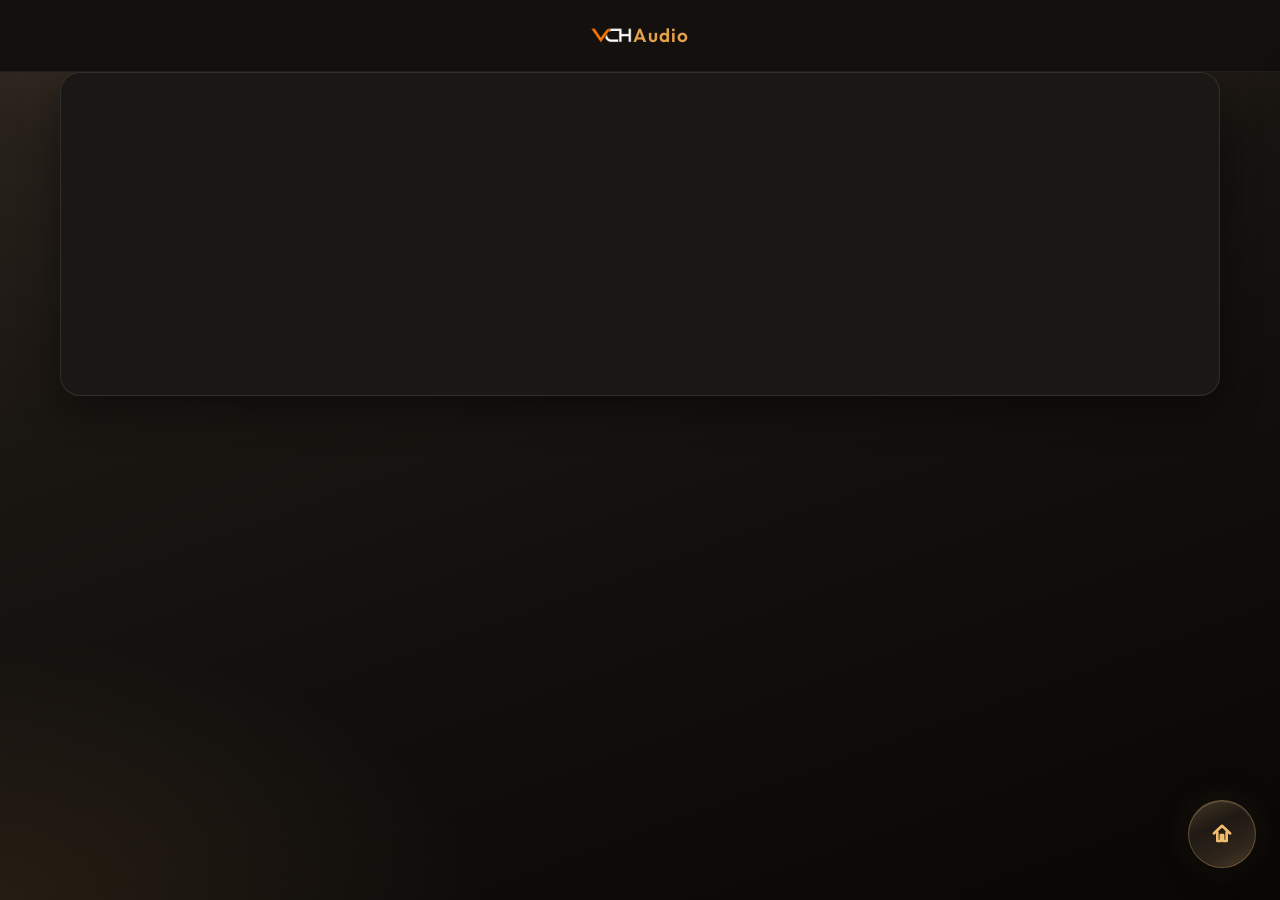
<file: vm-xctrl.html>
<!DOCTYPE html>
<html lang="en">
  <head>
    <meta charset="UTF-8" />
    <meta http-equiv="refresh" content="0; url=project.html?slug=vm-xctrl" />
    <link rel="canonical" href="project.html?slug=vm-xctrl" />
    <title>VM-XCtrl · VCHAudio</title>
  </head>
  <body>
    <p>Redirecting to <a href="project.html?slug=vm-xctrl">VM-XCtrl</a>…</p>
  </body>
</html>
</file>
<file: css/styles.css>
/* VCHAudio portfolio — warm dark minimal */
:root {
  --bg: #12100e;
  --bg-elevated: #1a1714;
  --surface: #232019;
  --surface-hover: #2d2820;
  --text: #f5efe8;
  --text-muted: #9c948a;
  --accent: #e4a04a;
  --accent-dim: #c98a3a;
  --glow: rgba(255, 210, 150, 0.12);
  --ring: rgba(255, 220, 190, 0.45);
  --radius-lg: 20px;
  --radius-md: 12px;
  --radius-full: 9999px;
  /* Drop shadow mostly below; negative spread avoids halo on rounded corners */
  --shadow: 0 10px 22px -10px rgba(0, 0, 0, 0.42), inset 0 1px 0 rgba(255, 255, 255, 0.04);
  --shadow-hover: 0 14px 26px -10px rgba(0, 0, 0, 0.48), 0 0 0 1px rgba(228, 160, 74, 0.08);
  --card-stack-gap: 2rem;
  --font: "Outfit", system-ui, sans-serif;
  --mono: "JetBrains Mono", ui-monospace, monospace;
  /* Experience dates / meta (index): distinct from body & mono UI */
  --font-dates: "DM Sans", system-ui, sans-serif;
  --ease-out: cubic-bezier(0.22, 1, 0.36, 1);
  --header-h: 72px;
  --brand-header-inset: clamp(1.25rem, 4vw, 2.5rem);
  /* Horizontal travel: bar brand center ↔ viewport center (mirrored on index/sub) */
  --brand-rehome-offset: calc(50vw - var(--brand-header-inset) - 50%);
  /* Home: collapsed spoilers align with Explore nav tiles */
  --home-tile-max: 420px;
  /* Spoilers: roll only (tile width is instant with JS) */
  --spoiler-roll: 0.42s;
}

*,
*::before,
*::after {
  box-sizing: border-box;
}

html {
  scroll-behavior: smooth;
  /* Canvas / page base — matches the bottom of the ambient gradient so the
     area outside the fixed background (overscroll) is the same dark color,
     never a stark black gap. */
  background-color: #080706;
  color-scheme: dark;
  scroll-padding-top: var(--header-h);
}

/* Ambient background gradient — static, viewport-locked, and GPU-composited.
   On a position:fixed html::before (NOT body background-attachment: fixed,
   which forces a per-frame repaint on mobile and tanks scroll FPS, especially
   during smooth scroll-to-top). translate3d(0,0,0) + will-change:transform
   promote it to its own compositor layer, so the browser keeps it pinned to
   the viewport during scroll without repainting — fast on mobile, and static
   (no movement on scroll / Show More, no lightening on Resume, matches the
   project banner gradient).
   height: 100vh (the LARGE viewport, address bar hidden) — not inset:0 /
   100% 100%, which sized to the small viewport (address bar visible) and
   exposed a black block at the bottom when scrolling hid the address bar.
   100vh always covers the largest viewport, so nothing is exposed during the
   address-bar show/hide transition. */
html::before {
  content: "";
  position: fixed;
  top: 0;
  left: 0;
  width: 100%;
  height: 100vh;
  z-index: 0;
  pointer-events: none;
  transform: translate3d(0, 0, 0);
  will-change: transform;
  backface-visibility: hidden;
  background-image:
    radial-gradient(ellipse 115% 80% at 50% -10%, rgba(255, 200, 140, 0.24), transparent 52%),
    radial-gradient(ellipse 65% 50% at 0% 100%, rgba(228, 160, 74, 0.1), transparent 58%),
    linear-gradient(160deg, #2e261f 0%, #1a1612 32%, var(--bg) 58%, #080706 100%);
  background-repeat: no-repeat;
  background-size: 100% 100%;
}

@media (prefers-reduced-motion: reduce) {
  html {
    scroll-behavior: auto;
  }
  *,
  *::before,
  *::after {
    animation-duration: 0.01ms !important;
    animation-iteration-count: 1 !important;
    transition-duration: 0.01ms !important;
  }
}

body {
  position: relative;
  z-index: 1;
  margin: 0;
  /* vh (stable large-viewport unit) — dvh would grow as the mobile URL bar
     hides on scroll, growing the empty space above the footer and revealing
     a dark band. vh keeps the footer at the bottom without that growth. */
  min-height: 100vh;
  display: flex;
  flex-direction: column;
  padding-top: var(--header-h);
  font-family: var(--font);
  font-weight: 400;
  font-size: 1rem;
  line-height: 1.6;
  color: var(--text);
  background: transparent;
  -webkit-font-smoothing: antialiased;
  -webkit-user-select: none;
  user-select: none;
}

/* Copyable content — headings, labels, and body text. */
:where(h1, h2, h3, h4, h5, h6, p, blockquote, li, dd, figcaption),
.intro-name,
.intro-role,
.intro-bio,
.home-recommendations__name,
.home-recommendations__meta,
.home-recommendations__year,
.home-recommendations__quote-text,
.info-label,
.info-value,
.info-value__link,
.job-meta,
.job-card h3,
.job-card__project,
.job-card__role,
.job-card__desc,
.job-card__awards-title,
.skills-heading,
.course-line,
.project-about,
.project-section__date,
.home-contact__lead,
.page-hero-title-stack,
.page-hero-company,
.page-hero-platform,
.lead,
.spoiler-inner p,
.spoiler-inner blockquote,
.spoiler-inner li {
  -webkit-user-select: text;
  user-select: text;
}

/* Section headings (copy-link UI) — no text caret on click. */
.resume-section__heading,
.spoiler-summary-label {
  -webkit-user-select: none !important;
  user-select: none !important;
  cursor: pointer;
}

/* Interactive UI — no text-selection caret. */
:where(
  button,
  label,
  .home-action-btn,
  .home-social-btn,
  .best-works__carousel-arrow,
  .home-recommendations__more,
  .home-tab,
  .scroll-to-top,
  .resume-pdf-download,
  .resume-pdf-download__link,
  .spoiler-chevron
) {
  -webkit-user-select: none !important;
  user-select: none !important;
}

/* Keep footer at the bottom while #project-main is still empty (pre-JSON). */
body > .site-footer {
  margin-top: auto;
  flex-shrink: 0;
}

/* Deferred chrome: stay fully out of layout until render.js reveals it. */
[data-vch-defer-chrome][hidden] {
  display: none !important;
}

#project-main {
  flex: 1 0 auto;
  /* vh (stable large-viewport unit) so the mobile URL bar showing/hiding
     mid-scroll doesn't grow this min-height and reveal an empty dark band
     above the footer. */
  min-height: calc(100vh - var(--header-h) - 5rem);
}

a {
  color: var(--accent);
  text-decoration: none;
  transition: color 0.2s var(--ease-out), opacity 0.2s;
}

a:hover {
  color: #f0be6e;
}

img {
  max-width: 100%;
  display: block;
}

img:not(.brand-vch-mark):not(.page-overview-banner__img):not(.avatar-photo) {
  height: auto;
}

/* ——— Layout ——— */
.site-header {
  position: fixed;
  top: 0;
  left: 0;
  right: 0;
  z-index: 40;
  height: var(--header-h);
  display: flex;
  align-items: center;
  justify-content: space-between;
  padding: 0 clamp(1.25rem, 4vw, 2.5rem);
  /* Opaque bar: no backdrop-filter on scroll (repaints every frame). */
  background: rgba(18, 16, 14, 0.97);
  border-bottom: 1px solid rgba(255, 255, 255, 0.06);
}

/* Subpages (not index): brand centered; equal side columns keep true horizontal center */
.site-header--center-brand {
  display: grid;
  grid-template-columns: minmax(2.75rem, 1fr) auto minmax(2.75rem, 1fr);
  align-items: center;
  justify-content: stretch;
}

.site-header--center-brand > .brand {
  grid-column: 2;
  justify-self: center;
}

.site-header--center-brand > .nav-back {
  grid-column: 3;
  justify-self: end;
}

.brand {
  font-weight: 600;
  font-size: 1.05rem;
  letter-spacing: 0.06em;
  color: var(--text);
  text-decoration: none;
  -webkit-user-select: none;
  user-select: none;
}

.brand span {
  color: var(--accent);
}

.brand.brand--with-vch-mark > span {
  font-size: 1.13em;
  line-height: 1;
}

/* Header wordmark — index and VM-XCtrl share this block (see index.html header) */
.site-header .brand.brand--with-vch-mark {
  font-size: 1.05rem;
  line-height: 1;
}

.site-header .brand.brand--with-vch-mark > span {
  font-size: 1.13em;
  line-height: 1;
}

.site-header .brand-vch-mark {
  height: 1.06em;
  max-height: min(1.78rem, 1.36em);
  width: auto;
  max-width: none;
  object-fit: contain;
}

/* Match .experience-studio-title--wordmark: shared optical lock-up for mark + “Audio” */
.brand--with-vch-mark {
  display: inline-flex;
  align-items: center;
  justify-content: center;
  gap: 0.06em;
  line-height: 1;
  /* No fade-in: opacity:0 on load reads as a black flash over the header mark. */
  opacity: 1;
}

.brand-vch-mark {
  height: 1.06em;
  width: auto;
  max-height: min(1.78rem, 1.36em);
  display: block;
  flex-shrink: 0;
  object-fit: contain;
  opacity: 1;
  animation: logo-breathe 2s ease-in-out 0.6s infinite;
}

.brand--with-vch-mark:hover .brand-vch-mark {
  filter: brightness(1.08);
}

/* In-document nav: index ↔ sub — same motion, mirrored (center ↔ left corner) */
html.nav-from-sub .brand.brand--with-vch-mark {
  --brand-rehome-from: var(--brand-rehome-offset);
  animation: brand-rehome 0.95s var(--ease-out) both;
}

html.nav-from-index .brand.brand--with-vch-mark {
  --brand-rehome-from: calc(-1 * var(--brand-rehome-offset));
  animation: brand-rehome 0.95s var(--ease-out) both;
}

html.nav-from-sub .brand-vch-mark,
html.nav-from-index .brand-vch-mark {
  animation: logo-breathe 2s ease-in-out 1.12s infinite;
}

.nav-back {
  font-size: 0.9rem;
  font-weight: 500;
  color: var(--text-muted);
}

.nav-back:hover {
  color: var(--text);
}

/* Back control: left column; title in true page center (1fr | auto | 1fr grid) */
.page-hero-title-row {
  display: grid;
  grid-template-columns: minmax(0, 1fr) auto minmax(0, 1fr);
  align-items: center;
  column-gap: clamp(1rem, 4vw, 1.75rem);
  margin: 0 0 0.5rem;
  width: 100%;
}

.page-hero-title-row > h1,
.page-hero-title-stack {
  grid-column: 2;
  grid-row: 1;
}

.page-hero-title-row > h1 {
  text-align: center;
}

.page-hero-title-stack {
  display: flex;
  flex-direction: column;
  align-items: center;
  text-align: center;
  min-width: 0;
}

.page-hero-title-stack h1 {
  margin: 0 0 0.2rem;
  text-align: center;
}

.page-hero-company {
  margin: 0;
  font-size: clamp(0.92rem, 2.1vw, 1.08rem);
  font-weight: 500;
  letter-spacing: 0.03em;
  color: #9e8f7e;
}

/* Spotlight project pages: default banner title size, gold project name only */
main.project-page--hero-glow .page-hero-title-stack h1 {
  color: #f0d78c;
}

main.project-page--hero-glow .page-hero-company--category {
  font-size: clamp(0.72rem, 1.75vw, 0.88rem);
  font-weight: 500;
  letter-spacing: 0.02em;
  color: #ffffff;
}

.page-back-inline {
  grid-column: 1;
  grid-row: 1;
  justify-self: end;
  align-self: center;
  display: flex;
  flex-shrink: 0;
}

.page-back {
  display: inline-flex;
  align-items: center;
  justify-content: center;
  line-height: 0;
  border-radius: var(--radius-full);
  transition: transform 0.15s var(--ease-out);
}

.page-back:active {
  transform: scale(0.96);
}

.page-back-icon {
  width: 1.5rem;
  height: 1.5rem;
  border-radius: var(--radius-full);
  background: var(--surface);
  display: flex;
  align-items: center;
  justify-content: center;
  flex-shrink: 0;
  transition: transform 0.4s var(--ease-out), background 0.25s var(--ease-out);
}

.page-back:hover .page-back-icon {
  background: var(--surface-hover);
}

.page-back-icon svg {
  width: 14px;
  height: 14px;
  color: var(--accent);
  stroke: var(--accent);
  stroke-width: 2.25;
}

.page-back-icon svg path {
  stroke: currentColor;
}

main {
  max-width: 720px;
  margin: 0 auto;
  padding: clamp(0.65rem, 1.8vw, 1.1rem) clamp(1.25rem, 4vw, 2rem) 4rem;
}

/* Marketing & ads: wider two-column work rows */
main.marketing-main {
  max-width: min(1440px, 100%);
}

/* Other projects: same wide main as Marketing — do not use .marketing-main (Marketing strip/carousel rules) */
main.page-other-projects {
  max-width: min(1440px, 100%);
}

.page-hero {
  text-align: center;
  padding: 0.85rem 0 1rem;
}

.page-hero h1 {
  margin: 0 0 0.5rem;
  font-size: clamp(2.05rem, 5.8vw, 2.9rem);
  font-weight: 600;
  letter-spacing: -0.02em;
}

.page-hero .page-hero-title-row > h1 {
  margin: 0 0 0.5rem;
}

.page-hero .page-hero-title-stack h1 {
  margin: 0 0 0.2rem;
}

/* Project pages with top banner: tight under fixed header */
.page-overview-banner + main {
  padding-top: clamp(0.35rem, 1.1vw, 0.65rem);
}

.page-overview-banner + main .page-hero {
  padding: 0.35rem 0 1rem;
}

.page-overview-banner + main .page-hero-title-row {
  margin-bottom: 0.35rem;
}

.page-overview-banner + main .page-hero h1 {
  font-size: clamp(2.35rem, 6.5vw, 3.25rem);
}

.page-hero p.lead {
  margin: 0;
  color: var(--text-muted);
  font-size: 1.05rem;
}

/* ——— Home hero (logo, portrait, intro) ——— */
.home-hero {
  margin-bottom: 0.5rem;
}

.brand-logo-wrap {
  display: flex;
  justify-content: center;
  align-items: center;
  margin: 0.5rem 0 1.1rem;
  animation: hero-in 0.9s var(--ease-out) 0.08s both;
}

/* When the admin hides the hero logo, the wrapper must collapse (removing the
   logo AND its spacing). Without this, `.brand-logo-wrap { display: flex }`
   above would override the UA `[hidden] { display: none }` rule (same
   specificity, author beats UA) and the logo/space would stay. */
.brand-logo-wrap[hidden] {
  display: none;
}

.brand-logo {
  display: block;
  width: min(100%, 720px);
  height: auto;
  max-height: min(32vw, 200px);
  aspect-ratio: 917 / 239;
  object-fit: contain;
  animation: logo-breathe 2s ease-in-out 0.85s infinite;
  -webkit-user-select: none;
  user-select: none;
  -webkit-user-drag: none;
}

@media (min-width: 480px) {
  .brand-logo {
    max-height: min(28vw, 240px);
  }
}

@media (min-width: 720px) {
  .brand-logo {
    max-height: min(24vw, 300px);
  }
}

.avatar-wrap {
  display: flex;
  justify-content: center;
  margin: 0 0 1.35rem;
  animation: hero-in 0.9s var(--ease-out) 0.08s both;
}

.avatar-ring {
  position: relative;
  width: min(200px, 52vw);
  height: min(200px, 52vw);
  border-radius: var(--radius-full);
  padding: 4px;
  display: flex;
  align-items: center;
  justify-content: center;
  transform-style: preserve-3d;
  transition: transform 0.4s var(--ease-out);
  background: linear-gradient(145deg, var(--ring), rgba(80, 60, 40, 0.35) 40%, var(--accent-dim));
  box-shadow:
    0 0 0 1px rgba(255, 255, 255, 0.06),
    0 20px 50px rgba(0, 0, 0, 0.5),
    0 0 80px rgba(228, 160, 74, 0.08);
}

.avatar-ring::after {
  content: "";
  position: absolute;
  inset: -12px;
  border-radius: inherit;
  background: radial-gradient(circle, rgba(255, 220, 180, 0.15), transparent 65%);
  z-index: -1;
  pointer-events: none;
}

.avatar-photo-crop {
  flex: 1 1 auto;
  width: 100%;
  height: 100%;
  min-height: 0;
  min-width: 0;
  border-radius: var(--radius-full);
  overflow: hidden;
}

.avatar-photo-crop img {
  width: 100%;
  height: 100%;
  object-fit: cover;
  object-position: 50% 18%;
  transform: scale(1.08);
  transform-origin: 50% 18%;
  display: block;
  border-radius: var(--radius-full);
  border: 3px solid var(--bg);
}

.intro-block {
  text-align: center;
  max-width: 26rem;
  margin: 0 auto 2rem;
  animation: fade-up 0.8s var(--ease-out) 0.16s both;
}

.intro-name {
  margin: 0 0 0.45rem;
  font-size: clamp(1.45rem, 4.2vw, 1.95rem);
  font-weight: 600;
  letter-spacing: -0.02em;
  line-height: 1.2;
  color: var(--text);
}

.intro-role {
  margin: 0 0 0.75rem;
  font-size: clamp(0.95rem, 2.8vw, 1.08rem);
  font-weight: 500;
  color: var(--text-muted);
  line-height: 1.45;
}

.intro-tagline-wrap {
  margin: 0;
  display: flex;
  justify-content: center;
}

.intro-tagline {
  display: inline-block;
  margin: 0;
  padding: 0.32rem 0.7rem;
  font-size: clamp(0.76rem, 2.05vw, 0.84rem);
  font-style: italic;
  font-weight: 300;
  font-synthesis: none;
  letter-spacing: 0.025em;
  line-height: 1.45;
  color: rgba(244, 238, 232, 0.62);
  border-radius: var(--radius-full);
  border: 1px solid rgba(255, 255, 255, 0.06);
  background: rgba(255, 255, 255, 0.02);
}

/* ——— Spoiler / details ——— */
details.spoiler {
  width: 100%;
  max-width: min(var(--home-tile-max), 100%);
  margin-left: auto;
  margin-right: auto;
  margin-bottom: calc(var(--card-stack-gap) * 0.7);
  background: var(--bg-elevated);
  border: 1px solid rgba(255, 255, 255, 0.06);
  border-radius: var(--radius-lg);
  overflow: visible;
  isolation: isolate;
  box-shadow: var(--shadow);
  animation: fade-up 0.8s var(--ease-out) 0s both;
  /* No max-width transition — JS resizes tile immediately */
  transition:
    border-color 0.24s var(--ease-out),
    transform 0.24s var(--ease-out),
    background 0.24s var(--ease-out),
    box-shadow 0.24s var(--ease-out);
}

details.spoiler[open] {
  max-width: 100%;
  transform: none;
  background: var(--bg-elevated);
  border-color: rgba(255, 255, 255, 0.06);
  box-shadow: var(--shadow-hover);
}

details.spoiler:not([open]):hover,
details.spoiler:not([open]):focus-within {
  background: linear-gradient(165deg, var(--glow), var(--bg-elevated));
  border-color: rgba(228, 160, 74, 0.38);
  transform: translateY(-2px);
  box-shadow: 0 10px 28px rgba(0, 0, 0, 0.3), 0 0 0 1px rgba(228, 160, 74, 0.1);
}

details.spoiler:not([open]):active {
  transform: translateY(0);
}

details.spoiler[open]:hover,
details.spoiler[open]:focus-within {
  background: var(--bg-elevated);
  transform: none;
  border-color: rgba(255, 255, 255, 0.06);
  box-shadow: var(--shadow-hover);
}

details.spoiler:not([open]):hover summary,
details.spoiler:not([open]):focus-within summary {
  color: var(--accent);
}

/* After closing: reset tile + summary (pointer can still be over; summary keeps :focus) */
details.spoiler.spoiler--no-hover:not([open]):hover,
details.spoiler.spoiler--no-hover:not([open]):focus-within {
  background: var(--bg-elevated);
  border-color: rgba(255, 255, 255, 0.06);
  transform: none;
  box-shadow: var(--shadow);
}

details.spoiler.spoiler--no-hover:not([open]):hover summary,
details.spoiler.spoiler--no-hover:not([open]):focus-within summary {
  color: var(--text);
}

details.spoiler.spoiler--no-hover:not([open]) summary:hover,
details.spoiler.spoiler--no-hover:not([open]) summary:focus-visible {
  background: transparent;
}

details.spoiler.spoiler--no-hover:not([open]) .spoiler-chevron:hover {
  background: var(--surface);
}

details.spoiler[open] summary,
details.spoiler[open]:hover summary,
details.spoiler[open]:focus-within summary {
  color: var(--text);
}

details.spoiler summary:focus-visible {
  outline: 2px solid var(--ring);
  outline-offset: 2px;
  border-radius: var(--radius-md);
}

details.spoiler:last-of-type {
  margin-bottom: var(--card-stack-gap);
}

details.spoiler summary {
  list-style: none;
  cursor: pointer;
  position: relative;
  display: flex;
  align-items: center;
  justify-content: center;
  padding: 1.15rem 1.35rem;
  font-weight: 500;
  font-size: 1.05rem;
  line-height: 1.3;
  color: var(--text);
  user-select: none;
  border-radius: var(--radius-lg);
  transition:
    background 0.25s var(--ease-out),
    color 0.2s var(--ease-out);
}

details.spoiler[open] summary {
  border-radius: var(--radius-lg) var(--radius-lg) 0 0;
}

.spoiler-summary-label {
  text-align: center;
}

details.spoiler summary::-webkit-details-marker {
  display: none;
}

details.spoiler summary:hover {
  background: rgba(255, 255, 255, 0.04);
}

details.spoiler summary:active {
  transform: scale(0.995);
}

.spoiler-chevron {
  position: absolute;
  right: 1rem;
  top: 50%;
  width: 1.5rem;
  height: 1.5rem;
  margin-top: -0.75rem;
  border-radius: var(--radius-full);
  background: var(--surface);
  display: flex;
  align-items: center;
  justify-content: center;
  flex-shrink: 0;
  transition: transform 0.4s var(--ease-out), background 0.25s;
}

details.spoiler summary:hover .spoiler-chevron {
  background: var(--surface-hover);
}

details.spoiler[open] .spoiler-chevron {
  transform: rotate(180deg);
}

.spoiler-chevron svg {
  width: 14px;
  height: 14px;
  stroke: var(--accent);
  stroke-width: 2.25;
}

.spoiler-chevron svg path {
  stroke: inherit;
}

.spoiler-body {
  max-height: 0;
  overflow: hidden;
  border-radius: 0 0 var(--radius-lg) var(--radius-lg);
  perspective: 1000px;
  transition: max-height var(--spoiler-roll) var(--ease-out);
}

/* Fallback when JavaScript is disabled */
details.spoiler[open] .spoiler-body {
  max-height: 3200px;
}

/* —— Project / sub-page spoilers: the summary label is a copy-link anchor and
   the open/close toggle is the chevron icon only, so the hover affordance and
   pointer cursor belong on the chevron — not the whole summary/card top. —— */
.project-page-spoilers details.spoiler summary {
  cursor: default;
}
.project-page-spoilers details.spoiler .spoiler-summary-label,
.project-page-spoilers details.spoiler .spoiler-chevron {
  cursor: pointer;
}
/* No summary background highlight or press feedback on hover. */
.project-page-spoilers details.spoiler summary:hover {
  background: transparent;
}
.project-page-spoilers details.spoiler summary:active {
  transform: none;
}
/* The chevron stays neutral while the rest of the summary is hovered… */
.project-page-spoilers details.spoiler summary:hover .spoiler-chevron {
  background: var(--surface);
}
/* …and highlights only on its own hover (kept after the rule above and made
   specific enough to also beat the .spoiler--no-hover override). */
.project-page-spoilers details.spoiler summary .spoiler-chevron:hover,
.project-page-spoilers details.spoiler.spoiler--no-hover:not([open]) .spoiler-chevron:hover {
  background: var(--surface-hover);
}
/* No card lift from hovering the closed card body. */
.project-page-spoilers details.spoiler:not([open]):hover,
.project-page-spoilers details.spoiler:not([open]):focus-within {
  background: var(--bg-elevated);
  border-color: rgba(255, 255, 255, 0.06);
  transform: none;
  box-shadow: var(--shadow);
}

@keyframes spoiler-roll-open {
  from {
    transform: rotateX(-88deg);
    opacity: 0;
  }
  to {
    transform: rotateX(0deg);
    opacity: 1;
  }
}

@keyframes spoiler-roll-close {
  from {
    transform: rotateX(0deg);
    opacity: 1;
  }
  to {
    transform: rotateX(-88deg);
    opacity: 0;
  }
}

@keyframes spoiler-roll-open-reverse {
  from {
    transform: rotateX(88deg);
    opacity: 0;
  }
  to {
    transform: rotateX(0deg);
    opacity: 1;
  }
}

.spoiler-inner {
  padding: 0 1.25rem 1.35rem;
  border-top: 1px solid rgba(255, 255, 255, 0.05);
  transform-origin: top center;
  backface-visibility: hidden;
  /* Open: keyframed roll only; close snaps (no transition) */
}

details.spoiler:not([open]) .spoiler-inner {
  transform: rotateX(-88deg);
  animation: none;
  pointer-events: none;
}

details.spoiler[open] .spoiler-inner {
  pointer-events: auto;
  animation: spoiler-roll-open var(--spoiler-roll) var(--ease-out) both;
}

@media (prefers-reduced-motion: reduce) {
  .spoiler-body {
    perspective: none;
  }

  .spoiler-inner {
    transition: none;
    animation: none !important;
  }

  details.spoiler:not([open]) .spoiler-inner {
    transform: none;
  }

  details.spoiler[open] .spoiler-inner {
    transform: none;
  }
}

/* ——— Content blocks inside spoiler ——— */
.info-grid {
  display: grid;
  gap: 0.65rem 1.25rem;
  margin: 1rem 0 1.5rem;
}

@media (min-width: 480px) {
  .info-grid {
    grid-template-columns: auto 1fr;
  }
}

.info-label {
  font-size: 0.78rem;
  text-transform: uppercase;
  letter-spacing: 0.08em;
  color: var(--text-muted);
  font-weight: 500;
}

.info-value {
  font-size: 0.95rem;
}

.divider {
  height: 1px;
  background: rgba(255, 255, 255, 0.06);
  margin: 1.25rem 0;
}

.summary-text {
  margin: 0;
  color: var(--text-muted);
  font-size: 0.98rem;
  line-height: 1.65;
}

.experience-intro {
  display: flex;
  flex-direction: column;
  gap: 1.5rem;
  padding-top: 1rem;
}

.experience-studio {
  text-align: center;
  padding: 0 0.5rem 1.35rem;
  border-bottom: 1px solid rgba(255, 255, 255, 0.08);
}

.experience-studio-eyebrow {
  margin: 0 0 0.4rem;
  font-size: 0.68rem;
  font-weight: 600;
  letter-spacing: 0.2em;
  text-transform: uppercase;
  color: var(--text-muted);
}

.experience-studio-title {
  margin: 0 0 0.45rem;
  font-size: clamp(1.35rem, 4vw, 1.65rem);
  font-weight: 600;
  letter-spacing: 0.06em;
  color: var(--accent);
}

.experience-studio-title--wordmark {
  display: inline-flex;
  align-items: center;
  justify-content: center;
  gap: 0.06em;
  margin: 0 auto 0.45rem;
  max-width: 100%;
  font-size: clamp(1.35rem, 4vw, 1.65rem);
  font-weight: 600;
  letter-spacing: 0.06em;
  color: var(--text);
  line-height: 1;
}

.experience-studio-title--wordmark .experience-studio-mark {
  height: 1.06em;
  width: auto;
  max-height: min(1.95rem, 1.36em);
  display: block;
  object-fit: contain;
  flex-shrink: 0;
}

.experience-studio-title--wordmark .experience-studio-audio {
  color: var(--accent);
  font-size: 1.13em;
  line-height: 1;
}

.experience-studio-meta {
  margin: 0 0 0.65rem;
  font-family: var(--font-dates);
  font-size: 0.8rem;
  font-weight: 500;
  letter-spacing: 0.03em;
  font-feature-settings: "tnum" 1;
  color: var(--accent-dim);
}

.experience-studio-lead {
  margin: 0 auto;
  max-width: 28rem;
  font-size: 0.92rem;
  line-height: 1.55;
  color: var(--text-muted);
}

.experience-list {
  display: flex;
  flex-direction: column;
  gap: 1.1rem;
}

.job-card {
  background: var(--surface);
  border-radius: var(--radius-md);
  padding: 1rem 1.1rem;
  border: 1px solid rgba(255, 255, 255, 0.04);
  transition: border-color 0.25s, transform 0.25s var(--ease-out);
}

/* Clickable tiles → project overview: plain until hover; palette accent (distinct from always-on studio card) */
a.job-card.job-card--to-project {
  display: block;
  text-decoration: none;
  color: inherit;
  cursor: pointer;
  transition:
    border-color 0.25s var(--ease-out),
    transform 0.25s var(--ease-out),
    background 0.25s var(--ease-out),
    box-shadow 0.25s var(--ease-out);
}

a.job-card.job-card--to-project h3,
a.job-card.job-card--to-project .job-meta,
a.job-card.job-card--to-project .job-card__role,
a.job-card.job-card--to-project .job-card__desc,
a.job-card.job-card--to-project .job-card__project {
  transition: color 0.2s var(--ease-out);
}

a.job-card.job-card--to-project:hover,
a.job-card.job-card--to-project:focus-visible {
  background: linear-gradient(165deg, var(--glow), var(--bg-elevated));
  border-color: rgba(228, 160, 74, 0.38);
  transform: translateY(-2px);
  box-shadow: var(--shadow-hover);
}

a.job-card.job-card--to-project:hover h3,
a.job-card.job-card--to-project:focus-visible h3 {
  color: var(--accent);
}

a.job-card.job-card--to-project:hover .job-meta,
a.job-card.job-card--to-project:focus-visible .job-meta {
  color: var(--accent-dim);
}

a.job-card.job-card--to-project:hover .job-card__role,
a.job-card.job-card--to-project:focus-visible .job-card__role,
a.job-card.job-card--to-project:hover .job-card__desc,
a.job-card.job-card--to-project:focus-visible .job-card__desc,
a.job-card.job-card--to-project:hover .job-card__project,
a.job-card.job-card--to-project:focus-visible .job-card__project {
  color: var(--text);
}

a.job-card.job-card--to-project:active {
  transform: translateY(0);
}

a.job-card.job-card--to-project:focus-visible {
  outline: 2px solid var(--ring);
  outline-offset: 3px;
}

.job-card:hover {
  border-color: rgba(228, 160, 74, 0.2);
}

.job-card h3 {
  margin: 0 0 0.25rem;
  font-size: 1.05rem;
  font-weight: 600;
}

.job-meta {
  font-size: 0.82rem;
  color: var(--accent);
  font-family: var(--font-dates);
  font-weight: 500;
  letter-spacing: 0.03em;
  font-feature-settings: "tnum" 1;
  margin-bottom: 0.5rem;
}

.job-card p {
  margin: 0;
  font-size: 0.9rem;
  color: var(--text-muted);
}

.job-card p.job-card__role {
  margin: 0 0 0.35rem;
  font-size: 0.92rem;
  font-weight: 600;
  color: var(--text);
  line-height: 1.35;
}

.job-card p.job-card__desc {
  margin: 0;
  font-size: 0.9rem;
  color: var(--text-muted);
  line-height: 1.45;
}

/* ——— Skills spoiler (home) ——— */
.spoiler-inner--skills {
  display: flex;
  flex-direction: column;
  gap: 1.5rem;
  padding-top: 1rem;
  padding-bottom: 1.5rem;
}

.spoiler-inner--skills .divider {
  margin: 0.25rem 0;
}

.skills-group {
  margin: 0;
}

.skills-heading {
  margin: 0 0 0.85rem;
  font-weight: 600;
  line-height: 1.25;
  text-align: center;
}

.skills-heading--featured {
  font-size: clamp(0.95rem, 2.8vw, 1.08rem);
  letter-spacing: 0.04em;
  font-weight: 600;
  padding-bottom: 0.5rem;
  border-bottom: 1px solid rgba(255, 255, 255, 0.12);
  max-width: 18rem;
  margin-left: auto;
  margin-right: auto;
  margin-bottom: 0.95rem;
}

.skills-group--technical .skills-heading--featured {
  color: #e8c9a8;
  text-shadow: 0 0 22px rgba(228, 160, 74, 0.22);
  border-bottom-color: rgba(196, 130, 88, 0.55);
}

.skills-group--core .skills-heading--featured {
  color: var(--accent);
  text-shadow: 0 0 20px rgba(228, 160, 74, 0.28);
  border-bottom-color: rgba(228, 160, 74, 0.55);
}

.skills-group--soft .skills-heading--featured {
  color: #ffffff;
  border-bottom-color: rgba(255, 255, 255, 0.28);
}

.skills-heading--notes {
  font-size: 0.78rem;
  text-transform: uppercase;
  letter-spacing: 0.12em;
  color: var(--text-muted);
  font-weight: 600;
  margin-bottom: 0.45rem;
}

.skills-group--notes .course-line {
  margin-top: 0;
  text-align: center;
  max-width: 26rem;
  margin-left: auto;
  margin-right: auto;
}

.skill-list {
  list-style: none;
  margin: 0;
  padding: 0;
  display: grid;
  gap: 0.35rem 0.45rem;
  grid-template-columns: 1fr;
}

@media (min-width: 400px) {
  .skill-list {
    grid-template-columns: repeat(2, minmax(0, 1fr));
  }
}

@media (min-width: 640px) {
  .skill-list {
    grid-template-columns: repeat(3, minmax(0, 1fr));
  }
}

.skill-list li {
  margin: 0;
  display: flex;
  align-items: center;
  justify-content: center;
  text-align: center;
  text-wrap: balance;
  min-height: 2.5rem;
  padding: 0.4rem 0.55rem;
  line-height: 1.25;
  font-family: var(--font);
  font-size: 0.78rem;
  font-weight: 700;
  letter-spacing: 0.01em;
  border-radius: var(--radius-md);
  transition:
    border-color 0.22s var(--ease-out),
    box-shadow 0.22s var(--ease-out),
    transform 0.22s var(--ease-out),
    color 0.22s var(--ease-out),
    background 0.22s var(--ease-out);
}

/* Technical: bronze / brown-gold + warm shimmer (no green or blue) */
.skills-group--technical .skill-list li {
  position: relative;
  overflow: hidden;
  color: rgba(255, 236, 218, 0.96);
  background: linear-gradient(
    125deg,
    rgba(72, 44, 30, 0.72) 0%,
    rgba(140, 88, 52, 0.38) 22%,
    rgba(255, 220, 190, 0.16) 45%,
    rgba(165, 98, 58, 0.32) 58%,
    rgba(42, 28, 20, 0.78) 100%
  );
  background-size: 240% 240%;
  border: 1px solid rgba(200, 130, 82, 0.48);
  box-shadow:
    0 1px 0 rgba(255, 230, 200, 0.1) inset,
    0 4px 14px rgba(0, 0, 0, 0.28),
    0 0 18px rgba(228, 160, 74, 0.12);
}

@media (prefers-reduced-motion: no-preference) {
  .skills-group--technical .skill-list li {
    animation: skill-tech-shimmer-warm 6s ease-in-out infinite;
  }
}

@keyframes skill-tech-shimmer-warm {
  0%,
  100% {
    background-position: 0% 40%;
  }

  50% {
    background-position: 100% 60%;
  }
}

.skills-group--technical .skill-list li:hover {
  color: #fff4e8;
  border-color: rgba(220, 160, 110, 0.65);
  box-shadow:
    0 1px 0 rgba(255, 235, 210, 0.14) inset,
    0 6px 20px rgba(0, 0, 0, 0.32),
    0 0 26px rgba(228, 160, 74, 0.22);
  transform: translateY(-2px);
}

/* Core: gold (site accent) */
.skills-group--core .skill-list li {
  color: #fff5e8;
  background: linear-gradient(
    158deg,
    rgba(228, 160, 74, 0.28) 0%,
    rgba(35, 32, 25, 0.92) 42%,
    rgba(201, 138, 58, 0.18) 100%
  );
  border: 1px solid rgba(228, 160, 74, 0.48);
  box-shadow:
    0 1px 0 rgba(255, 220, 180, 0.14) inset,
    0 4px 14px rgba(0, 0, 0, 0.24),
    0 0 16px rgba(228, 160, 74, 0.14);
}

.skills-group--core .skill-list li:hover {
  color: #fffaf2;
  border-color: rgba(240, 190, 110, 0.65);
  box-shadow:
    0 1px 0 rgba(255, 230, 200, 0.2) inset,
    0 6px 20px rgba(0, 0, 0, 0.3),
    0 0 28px rgba(228, 160, 74, 0.3);
  transform: translateY(-2px);
}

/* Soft: white */
.skills-group--soft .skill-list li {
  color: #ffffff;
  background: linear-gradient(
    165deg,
    rgba(255, 255, 255, 0.1) 0%,
    rgba(255, 255, 255, 0.03) 48%,
    rgba(245, 239, 232, 0.06) 100%
  );
  border: 1px solid rgba(255, 255, 255, 0.2);
  box-shadow:
    0 1px 0 rgba(255, 255, 255, 0.09) inset,
    0 4px 14px rgba(0, 0, 0, 0.22);
}

.skills-group--soft .skill-list li:hover {
  color: #ffffff;
  border-color: rgba(255, 255, 255, 0.38);
  box-shadow:
    0 1px 0 rgba(255, 255, 255, 0.12) inset,
    0 6px 20px rgba(0, 0, 0, 0.28),
    0 0 18px rgba(255, 255, 255, 0.06);
  transform: translateY(-2px);
}

@media (prefers-reduced-motion: reduce) {
  .skill-list li {
    transition: border-color 0.15s ease, box-shadow 0.15s ease, color 0.15s ease;
  }

  .skill-list li:hover {
    transform: none;
  }
}

.course-line {
  font-size: 0.92rem;
  color: var(--text-muted);
  margin: 0.35rem 0 0;
}

.course-line strong {
  color: var(--text);
  font-weight: 500;
}

/* ——— Nav cards ——— */
.section-label {
  text-align: center;
  font-size: 0.72rem;
  text-transform: uppercase;
  letter-spacing: 0.18em;
  color: var(--text-muted);
  margin: 2.5rem 0 1rem;
  animation: fade-up 0.8s var(--ease-out) 0.28s both;
}

.section-label--nav-follow {
  margin: 1.85rem 0 0.85rem;
  animation: fade-up 0.75s var(--ease-out) 0.52s both;
}

.nav-grid {
  display: flex;
  flex-direction: column;
  gap: var(--card-stack-gap);
  max-width: var(--home-tile-max);
  margin: 0 auto;
}

.nav-card {
  display: block;
  position: relative;
  padding: 1.15rem 1.35rem;
  border-radius: var(--radius-lg);
  background: var(--bg-elevated);
  border: 1px solid rgba(255, 255, 255, 0.08);
  color: var(--text);
  font-weight: 500;
  font-size: 1.05rem;
  text-align: center;
  overflow: visible;
  isolation: isolate;
  transition:
    transform 0.35s var(--ease-out),
    border-color 0.25s,
    box-shadow 0.35s var(--ease-out),
    background 0.25s;
  box-shadow: var(--shadow);
}

.nav-card::before {
  content: "";
  position: absolute;
  inset: 0;
  background: linear-gradient(120deg, transparent 40%, rgba(228, 160, 74, 0.06) 50%, transparent 60%);
  transform: translateX(-100%);
  transition: transform 0.6s var(--ease-out);
}

.nav-card:hover {
  border-color: rgba(228, 160, 74, 0.35);
  transform: translateY(-3px);
  box-shadow: var(--shadow-hover);
  background: var(--surface);
}

.nav-card:hover::before {
  transform: translateX(100%);
}

.nav-card:active {
  transform: translateY(0) scale(0.98);
  transition-duration: 0.1s;
}

.nav-card span.sub {
  display: block;
  margin-top: 0.25rem;
  font-size: 0.78rem;
  font-weight: 400;
  color: var(--text-muted);
}

/* Stagger nav cards */
.nav-card[data-i="0"] { animation: fade-up 0.65s var(--ease-out) 0.32s both; }
.nav-card[data-i="1"] { animation: fade-up 0.65s var(--ease-out) 0.4s both; }
.nav-card[data-i="2"] { animation: fade-up 0.65s var(--ease-out) 0.48s both; }
.nav-card[data-i="3"] { animation: fade-up 0.65s var(--ease-out) 0.54s both; }
.nav-card[data-i="4"] { animation: fade-up 0.65s var(--ease-out) 0.62s both; }
.nav-card[data-i="5"] { animation: fade-up 0.65s var(--ease-out) 0.7s both; }
.nav-card[data-i="6"] { animation: fade-up 0.65s var(--ease-out) 0.78s both; }

/* ——— Scroll reveal ——— */
.reveal {
  opacity: 0;
  transform: translateY(22px);
  transition:
    opacity 0.65s var(--ease-out),
    transform 0.65s var(--ease-out);
}

.reveal.is-visible {
  opacity: 1;
  transform: translateY(0);
}

/* ——— Subpages ——— */
.sub-content {
  margin-top: 1.5rem;
  padding: 1.5rem;
  background: var(--bg-elevated);
  border-radius: var(--radius-lg);
  border: 1px solid rgba(255, 255, 255, 0.06);
}

.sub-content p {
  margin: 0;
  color: var(--text-muted);
}

/* Scroll to top — matches Resume button (premium bronze + shimmer) */
.scroll-to-top {
  position: fixed;
  right: clamp(1rem, 3vw, 1.5rem);
  bottom: clamp(1.25rem, 4vw, 2rem);
  z-index: 90;
  display: flex;
  align-items: center;
  justify-content: center;
  width: 4.25rem;
  height: 4.25rem;
  padding: 0;
  overflow: hidden;
  border: 1px solid rgba(228, 180, 110, 0.32);
  border-radius: 50%;
  background: linear-gradient(
    155deg,
    rgba(72, 58, 42, 0.92) 0%,
    rgba(32, 26, 20, 0.98) 38%,
    rgba(48, 38, 28, 0.96) 72%,
    rgba(88, 68, 46, 0.88) 100%
  );
  color: #f0be6e;
  box-shadow:
    0 6px 28px rgba(0, 0, 0, 0.38),
    inset 0 1px 0 rgba(255, 228, 196, 0.14),
    inset 0 -1px 0 rgba(0, 0, 0, 0.22),
    0 0 40px rgba(228, 160, 74, 0.1);
  cursor: pointer;
  opacity: 0;
  visibility: hidden;
  transform: translateY(0.5rem);
  -webkit-tap-highlight-color: transparent;
  transition:
    opacity 0.25s var(--ease-out),
    visibility 0.25s var(--ease-out),
    transform 0.35s var(--ease-out),
    border-color 0.25s var(--ease-out),
    box-shadow 0.35s var(--ease-out),
    background 0.25s var(--ease-out),
    color 0.25s var(--ease-out);
}

.scroll-to-top::before {
  content: "";
  position: absolute;
  inset: 0;
  border-radius: inherit;
  background: linear-gradient(
    120deg,
    transparent 35%,
    rgba(255, 220, 170, 0.14) 50%,
    transparent 65%
  );
  transform: translateX(-100%);
  transition: transform 0.6s var(--ease-out);
  pointer-events: none;
}

.scroll-to-top.is-visible {
  opacity: 1;
  visibility: visible;
  transform: translateY(0);
}

.scroll-to-top:hover,
.scroll-to-top:focus-visible {
  color: #fffaf3;
  border-color: rgba(240, 200, 140, 0.48);
  background: linear-gradient(
    155deg,
    rgba(98, 78, 54, 0.95) 0%,
    rgba(42, 34, 26, 1) 40%,
    rgba(62, 50, 36, 0.98) 72%,
    rgba(118, 92, 58, 0.92) 100%
  );
  box-shadow:
    0 14px 42px rgba(0, 0, 0, 0.42),
    inset 0 1px 0 rgba(255, 235, 210, 0.2),
    0 0 56px rgba(228, 160, 74, 0.18);
}

.scroll-to-top.is-visible:hover,
.scroll-to-top.is-visible:focus-visible,
.scroll-to-top--dual:hover,
.scroll-to-top--dual:focus-visible {
  transform: translateY(-3px);
}

.scroll-to-top:hover::before,
.scroll-to-top:focus-visible::before {
  transform: translateX(100%);
}

.scroll-to-top:active {
  transform: translateY(0) scale(0.98);
  box-shadow:
    0 4px 18px rgba(0, 0, 0, 0.35),
    inset 0 2px 8px rgba(0, 0, 0, 0.28);
}

.scroll-to-top.is-visible:active,
.scroll-to-top--dual:active {
  transform: translateY(0) scale(0.98);
}

.scroll-to-top:focus-visible {
  outline: 2px solid var(--accent);
  outline-offset: 3px;
}

.scroll-to-top svg {
  position: relative;
  z-index: 1;
  width: 1.75rem;
  height: 1.75rem;
  stroke: currentColor;
  stroke-width: 2.25;
  fill: none;
}

.scroll-to-top--dual {
  opacity: 1;
  visibility: visible;
  transform: none;
}

.scroll-to-top--dual .scroll-to-top__icon--up {
  display: none;
}

.scroll-to-top--dual.is-scrolled .scroll-to-top__icon--home {
  display: none;
}

.scroll-to-top--dual.is-scrolled .scroll-to-top__icon--up {
  display: block;
}

@media (prefers-reduced-motion: reduce) {
  .scroll-to-top {
    transition: opacity 0.15s ease, visibility 0.15s ease;
  }
}

/* ——— My studio (gallery + gear) ——— */
.studio-page {
  max-width: min(1100px, 100%);
  --studio-max: 1100px;
  padding-bottom: 2.5rem;
}

.studio-gallery {
  margin-top: 1.35rem;
}

/* Arrows outside the scroll strip: viewport is full content width (matches gear cards below) */
.studio-gallery .studio-gallery__carousel.video-scroller {
  display: block;
  position: relative;
  width: 100%;
}

.studio-gallery .studio-gallery__carousel .video-scroller__btn {
  position: absolute;
  top: 50%;
  transform: translateY(-50%);
  z-index: 4;
}

.studio-gallery .studio-gallery__carousel .video-scroller__btn--prev {
  right: 100%;
  left: auto;
  margin-right: 0.55rem;
}

.studio-gallery .studio-gallery__carousel .video-scroller__btn--next {
  left: 100%;
  right: auto;
  margin-left: 0.55rem;
}

/* One horizontal strip like marketing carousels; portrait tiles are narrower */
.studio-gallery .video-scroller__strip {
  align-items: center;
}

.studio-gallery .video-scroller__viewport {
  width: 100%;
  min-height: clamp(10.5rem, min(40vw, calc(var(--studio-max) * 0.32), 55vh), 32rem);
}

.studio-gallery .studio-gallery__tile {
  position: relative;
  flex: 0 0 auto;
  display: block;
  padding: 0;
  margin: 0;
  /* Scale with My studio column (--studio-max) and viewport */
  height: clamp(10.5rem, min(40vw, calc(var(--studio-max) * 0.32), 55vh), 32rem);
  width: auto;
  border: 1px solid rgba(255, 255, 255, 0.12);
  border-radius: var(--radius-md);
  overflow: hidden;
  background: #0a0a0a;
  line-height: 0;
  font: inherit;
  color: inherit;
  cursor: zoom-in;
  text-align: left;
  box-shadow: 0 6px 22px rgba(0, 0, 0, 0.3);
  transition: border-color 0.2s var(--ease-out), transform 0.2s var(--ease-out), box-shadow 0.25s var(--ease-out);
}

.studio-gallery .studio-gallery__tile--landscape {
  aspect-ratio: 16 / 9;
}

.studio-gallery .studio-gallery__tile--portrait {
  aspect-ratio: 9 / 16;
}

.studio-gallery .studio-gallery__tile:focus-visible {
  outline: 2px solid var(--accent);
  outline-offset: 3px;
}

.studio-gallery .studio-gallery__tile:hover {
  border-color: rgba(228, 160, 74, 0.4);
  transform: translateY(-2px);
  box-shadow: 0 10px 28px rgba(0, 0, 0, 0.4);
}

.studio-gallery .studio-gallery__tile img {
  display: block;
  width: 100%;
  height: 100%;
  object-fit: cover;
  transition: transform 0.35s var(--ease-out);
}

.studio-gallery .studio-gallery__tile:hover img {
  transform: scale(1.03);
}

@media (prefers-reduced-motion: reduce) {
  .studio-gallery .studio-gallery__tile:hover,
  .studio-gallery .studio-gallery__tile:hover img {
    transform: none;
    transition: none;
  }
}

/* My studio: narrow / vertical viewports — no horizontal overflow, touch-safe chrome */
@media (max-width: 720px) {
  .studio-page {
    overflow-x: clip;
    padding-bottom: max(2.25rem, env(safe-area-inset-bottom, 0px));
  }

  .studio-page .page-hero .lead {
    max-width: 26rem;
    margin-inline: auto;
    padding-inline: 0.2rem;
    font-size: clamp(0.88rem, 3.6vw, 1rem);
    line-height: 1.5;
  }

  /* Keep prev/next inside the strip so the page does not grow wider than the screen */
  .studio-gallery .studio-gallery__carousel .video-scroller__btn--prev {
    left: max(0.35rem, env(safe-area-inset-left, 0px));
    right: auto;
    margin-right: 0;
  }

  .studio-gallery .studio-gallery__carousel .video-scroller__btn--next {
    right: max(0.35rem, env(safe-area-inset-right, 0px));
    left: auto;
    margin-left: 0;
  }

  .studio-gallery .studio-gallery__carousel .video-scroller__btn {
    z-index: 5;
    width: 2.5rem;
    height: 2.5rem;
    font-size: 1.25rem;
    background: rgba(12, 10, 9, 0.78);
    -webkit-backdrop-filter: blur(8px);
    backdrop-filter: blur(8px);
    box-shadow: 0 2px 14px rgba(0, 0, 0, 0.4);
  }

  .studio-gallery .video-scroller__viewport {
    min-height: clamp(8.75rem, min(36dvw, 42dvh), 24rem);
  }

  .studio-gallery .studio-gallery__tile {
    height: clamp(8.75rem, min(36dvw, 42dvh), 24rem);
  }

  .studio-gallery .studio-gallery__tile img {
    object-fit: contain;
  }

  .studio-gear-card {
    padding: 1rem 1.05rem;
  }

  .image-lightbox__close {
    top: max(0.5rem, env(safe-area-inset-top, 0px));
    right: max(0.5rem, env(safe-area-inset-right, 0px));
  }

  .image-lightbox__nav--prev {
    left: max(0.35rem, env(safe-area-inset-left, 0px));
  }

  .image-lightbox__nav--next {
    right: max(0.35rem, env(safe-area-inset-right, 0px));
  }

  .image-lightbox__counter {
    padding-bottom: max(0.65rem, env(safe-area-inset-bottom, 0px));
  }
}

@media (max-width: 720px) and (prefers-reduced-motion: reduce) {
  .studio-gallery .studio-gallery__carousel .video-scroller__btn {
    -webkit-backdrop-filter: none;
    backdrop-filter: none;
  }
}

.studio-gear-grid {
  display: grid;
  gap: 1rem;
  margin: 2.25rem auto 0;
  width: 100%;
}

@media (min-width: 820px) {
  .studio-gear-grid {
    grid-template-columns: 1fr 1fr;
  }

  .studio-gear-card--wide {
    grid-column: 1 / -1;
  }
}

.studio-gear-card {
  padding: 1.25rem 1.35rem;
  background: var(--bg-elevated);
  border-radius: var(--radius-lg);
  border: 1px solid rgba(255, 255, 255, 0.07);
  box-shadow: var(--shadow);
}

.studio-gear-card__title {
  margin: 0 0 1rem;
  font-size: 1.05rem;
  font-weight: 600;
  letter-spacing: -0.02em;
  color: var(--text);
}

.studio-gear-card__text {
  margin: 0;
  font-size: 0.92rem;
  line-height: 1.55;
  color: var(--text-muted);
}

.studio-deflist {
  display: grid;
  grid-template-columns: minmax(7rem, auto) 1fr;
  gap: 0.5rem 1rem;
  margin: 0;
}

.studio-deflist dt {
  margin: 0;
  font-size: 0.78rem;
  font-weight: 600;
  text-transform: uppercase;
  letter-spacing: 0.06em;
  color: var(--accent);
}

.studio-deflist dd {
  margin: 0;
  font-size: 0.9rem;
  line-height: 1.45;
  color: var(--text-muted);
}

@media (max-width: 480px) {
  .studio-deflist {
    grid-template-columns: 1fr;
    gap: 0.15rem 0;
  }

  .studio-deflist dt {
    margin-top: 0.65rem;
  }

  .studio-deflist dt:first-child {
    margin-top: 0;
  }

  .studio-deflist dd {
    margin-bottom: 0.35rem;
  }
}

/* Image lightbox (My studio gallery) */
.image-lightbox {
  position: fixed;
  inset: 0;
  z-index: 110;
  box-sizing: border-box;
  overflow: hidden;
}

.image-lightbox[hidden] {
  display: none !important;
}

.image-lightbox__backdrop {
  position: absolute;
  inset: 0;
  z-index: 0;
  background: rgba(0, 0, 0, 0.92);
  cursor: pointer;
}

.image-lightbox__stage {
  position: fixed;
  inset: 0;
  z-index: 1;
  overflow: hidden;
  padding: env(safe-area-inset-top, 0px) env(safe-area-inset-right, 0px)
    env(safe-area-inset-bottom, 0px) env(safe-area-inset-left, 0px);
  box-sizing: border-box;
  cursor: default;
  touch-action: pan-y;
}

.image-lightbox__track {
  display: flex;
  height: 100%;
  width: 200%;
  transform: translateX(0);
  will-change: transform;
}

.image-lightbox__stage--loading .image-lightbox__track {
  visibility: hidden;
  pointer-events: none;
}

.image-lightbox__loader {
  position: absolute;
  inset: 0;
  z-index: 2;
  display: flex;
  align-items: center;
  justify-content: center;
  pointer-events: none;
  opacity: 0;
  visibility: hidden;
  transition: opacity 0.2s var(--ease-out), visibility 0.2s;
}

.image-lightbox__stage--loading .image-lightbox__loader {
  opacity: 1;
  visibility: visible;
}

.image-lightbox__loader-svg {
  display: block;
  width: 2.25rem;
  height: 2.25rem;
}

.image-lightbox__loader-ring {
  fill: none;
  stroke: var(--accent);
  stroke-width: 3;
  stroke-linecap: round;
  stroke-dasharray: 22 78;
  transform-origin: center;
  animation: image-lightbox-loader-spin 0.85s linear infinite;
  filter: drop-shadow(0 0 5px rgba(228, 160, 74, 0.4));
}

@keyframes image-lightbox-loader-spin {
  to {
    transform: rotate(360deg);
  }
}

@media (prefers-reduced-motion: reduce) {
  .image-lightbox__loader-ring {
    animation: image-lightbox-loader-pulse 1.1s ease-in-out infinite;
  }

  @keyframes image-lightbox-loader-pulse {
    0%,
    100% {
      opacity: 0.45;
    }
    50% {
      opacity: 1;
    }
  }
}

.image-lightbox__frame {
  flex: 0 0 50%;
  display: flex;
  align-items: center;
  justify-content: center;
  min-width: 0;
  min-height: 0;
  box-sizing: border-box;
}

.image-lightbox__frame .image-lightbox__img {
  pointer-events: auto;
}

.image-lightbox__img {
  display: block;
  max-width: 100%;
  max-height: 100%;
  width: auto;
  height: auto;
  object-fit: contain;
  user-select: none;
  -webkit-user-drag: none;
}

.image-lightbox--enter #image-lightbox-img {
  animation: image-lightbox-enter 0.34s cubic-bezier(0.22, 1, 0.36, 1) both;
}

@keyframes image-lightbox-enter {
  from {
    transform: scale(0.94);
  }
  to {
    transform: scale(1);
  }
}

@media (prefers-reduced-motion: reduce) {
  .image-lightbox--enter #image-lightbox-img {
    animation: none;
  }
}

.image-lightbox__close {
  position: fixed;
  top: max(0.75rem, env(safe-area-inset-top, 0px));
  right: max(0.75rem, env(safe-area-inset-right, 0px));
  z-index: 4;
  width: 2.75rem;
  height: 2.75rem;
  display: flex;
  align-items: center;
  justify-content: center;
  padding: 0;
  border: 1px solid rgba(255, 255, 255, 0.12);
  border-radius: var(--radius-full);
  background: rgba(18, 16, 14, 0.88);
  color: var(--text);
  font-size: 1.6rem;
  line-height: 1;
  cursor: pointer;
  box-shadow: 0 4px 20px rgba(0, 0, 0, 0.35);
  transition: background 0.2s var(--ease-out), color 0.2s, border-color 0.2s;
  -webkit-tap-highlight-color: transparent;
  touch-action: manipulation;
}

.image-lightbox__close:hover,
.image-lightbox__close:focus-visible {
  background: rgba(72, 58, 42, 0.95);
  border-color: rgba(228, 160, 74, 0.35);
  color: var(--accent);
}

.image-lightbox__nav {
  position: fixed;
  top: 50%;
  transform: translateY(-50%);
  z-index: 4;
  width: clamp(2.75rem, 10vw, 3.5rem);
  height: clamp(2.75rem, 10vw, 3.5rem);
  display: inline-flex;
  align-items: center;
  justify-content: center;
  padding: 0;
  border: 1px solid rgba(228, 160, 74, 0.28);
  border-radius: var(--radius-full);
  background: rgba(18, 16, 14, 0.88);
  color: #f0be6e;
  font-size: clamp(1.5rem, 5vw, 2rem);
  line-height: 1;
  cursor: pointer;
  box-shadow: 0 4px 24px rgba(0, 0, 0, 0.4);
  transition:
    background 0.2s var(--ease-out),
    border-color 0.2s,
    color 0.2s,
    transform 0.2s var(--ease-out);
  -webkit-tap-highlight-color: transparent;
  touch-action: manipulation;
}

.image-lightbox__nav--prev {
  left: max(0.75rem, env(safe-area-inset-left, 0px));
}

.image-lightbox__nav--next {
  right: max(0.75rem, env(safe-area-inset-right, 0px));
}

.image-lightbox__nav:hover,
.image-lightbox__nav:focus-visible {
  background: rgba(72, 58, 42, 0.95);
  border-color: rgba(228, 160, 74, 0.5);
  color: #fffaf3;
  transform: translateY(-50%) scale(1.04);
}

.image-lightbox__nav[hidden] {
  display: none !important;
}

.image-lightbox__counter {
  position: fixed;
  left: 50%;
  bottom: max(1rem, env(safe-area-inset-bottom, 0px));
  transform: translateX(-50%);
  z-index: 4;
  margin: 0;
  padding: 0.35rem 0.75rem;
  border-radius: var(--radius-full);
  background: rgba(12, 10, 8, 0.72);
  font-size: 0.8rem;
  font-variant-numeric: tabular-nums;
  font-family: var(--mono);
  letter-spacing: 0.06em;
  color: rgba(255, 255, 255, 0.72);
  text-align: center;
  pointer-events: none;
}

.image-lightbox__counter[hidden] {
  display: none !important;
}

@media (max-width: 560px) {
  .image-lightbox__nav {
    width: 2.5rem;
    height: 2.5rem;
    font-size: 1.35rem;
  }

  .image-lightbox__close {
    width: 2.5rem;
    height: 2.5rem;
    font-size: 1.45rem;
  }
}

.contact-cards {
  display: grid;
  gap: 1rem;
  margin-top: 1rem;
}

.contact-card {
  padding: 1rem 1.15rem;
  background: var(--surface);
  border-radius: var(--radius-md);
  border: 1px solid rgba(255, 255, 255, 0.05);
  box-shadow: var(--shadow);
}

.contact-card strong {
  display: block;
  font-size: 0.72rem;
  text-transform: uppercase;
  letter-spacing: 0.08em;
  color: var(--text-muted);
  margin-bottom: 0.35rem;
}

.contact-card a {
  font-size: 1rem;
  word-break: break-all;
}

.contact-plain {
  font-size: 1rem;
  color: var(--text);
}

/* ——— Game audio projects ——— */
.game-projects {
  display: flex;
  flex-direction: column;
  gap: 1.25rem;
  margin-top: 0.5rem;
}

.project-card {
  position: relative;
  padding: 0;
  background: var(--bg-elevated);
  border-radius: var(--radius-lg);
  border: 1px solid rgba(255, 255, 255, 0.07);
  box-shadow: 0 8px 32px rgba(0, 0, 0, 0.28);
  overflow: hidden;
}

.page-overview-banner {
  position: relative;
  width: min(100%, 1200px);
  margin: 0 auto;
  aspect-ratio: 1200 / 514;
  overflow: hidden;
  background: var(--bg);
}

/* VM-XCtrl hero: frame below header; no extra top chrome */
.page-overview-banner--vm-xctrl {
  border-radius: var(--radius-lg);
  border: 1px solid rgba(255, 255, 255, 0.1);
  box-shadow: 0 12px 40px rgba(0, 0, 0, 0.45);
  background: var(--bg-elevated);
}

.page-overview-banner.page-overview-banner--vm-xctrl-hero {
  aspect-ratio: auto;
  width: fit-content;
  max-width: min(100%, 1200px);
  margin-left: auto;
  margin-right: auto;
  padding: 0 clamp(0.59rem, 2.08vw, 0.98rem) clamp(0.65rem, 2.34vw, 1.1rem);
  background: var(--bg-elevated);
}

.page-overview-banner.page-overview-banner--vm-xctrl-hero::after {
  display: none;
}

/* Same height rule as former dual cells; single composite scales with width: auto */
.page-overview-banner--vm-xctrl-hero .vm-xctrl-hero-banner {
  height: clamp(150px, min(30.55vw, 37.7vh), 304px);
  width: auto;
  max-width: 100%;
  object-fit: contain;
  object-position: center;
  display: block;
  user-select: none;
  -webkit-user-drag: none;
  cursor: default;
}

@media (max-width: 640px) {
  .page-overview-banner.page-overview-banner--vm-xctrl-hero {
    width: 100%;
    max-width: 100%;
  }

  .page-overview-banner--vm-xctrl-hero .vm-xctrl-hero-banner {
    width: 100%;
    max-width: 100%;
    height: auto;
    max-height: none;
  }
}

.page-overview-banner__img {
  width: 100%;
  height: calc(100% - 3px);
  object-fit: cover;
  object-position: center;
  display: block;
}

/* Bottom ~35% of banner: fade into page (transparent only — no dark wash on the image).
   Overlay fills the whole banner box so its bottom edge is the same box edge the
   image fills. A fixed 4px solid var(--bg) tail matches the image's 4px mask fade,
   so the bottom 4px is fully var(--bg) with no sub-pixel image leak on mid-size
   viewports where aspect-ratio yields a fractional banner height. */
.page-overview-banner::after {
  content: "";
  position: absolute;
  inset: 0;
  z-index: 1;
  pointer-events: none;
  background: linear-gradient(
    to bottom,
    transparent 0%,
    transparent 74%,
    var(--bg) calc(100% - 4px),
    var(--bg) 100%
  );
}

.project-banner {
  position: relative;
  width: 100%;
  height: clamp(148px, 32vw, 248px);
  background: var(--surface);
  border-bottom: 1px solid rgba(255, 255, 255, 0.06);
}

.project-banner img {
  width: 100%;
  height: 100%;
  object-fit: cover;
  object-position: center;
  display: block;
}

.project-body {
  padding: 1.35rem 1.35rem 1.45rem;
}

.project-name {
  margin: 0 0 0.5rem;
  font-size: clamp(1.55rem, 5.5vw, 2.2rem);
  font-weight: 600;
  letter-spacing: -0.03em;
  line-height: 1.15;
  text-align: center;
}

.project-position {
  margin: 0 auto 0.9rem;
  font-size: 0.95rem;
  line-height: 1.55;
  font-weight: 500;
  color: var(--text);
  text-align: center;
  max-width: 36rem;
}

.project-dates {
  margin: 0 0 0.5rem;
  text-align: center;
  font-family: var(--font-dates);
  font-size: 0.82rem;
  color: var(--accent);
  font-weight: 500;
  letter-spacing: 0.03em;
  font-feature-settings: "tnum" 1;
}

.project-platforms {
  margin: 0 0 1rem;
  text-align: center;
  font-family: var(--font-dates);
  font-size: 0.82rem;
  color: var(--text-muted);
  font-weight: 500;
  letter-spacing: 0.03em;
  font-feature-settings: "tnum" 1;
}

.project-blurb {
  margin: 0 0 1rem;
  font-size: 0.95rem;
  line-height: 1.65;
  color: var(--text-muted);
  text-align: center;
}

.project-link {
  display: block;
  text-align: center;
  font-size: 0.88rem;
  font-weight: 600;
  padding: 0.5rem;
  border-radius: var(--radius-md);
  background: rgba(228, 160, 74, 0.12);
  border: 1px solid rgba(228, 160, 74, 0.28);
  color: #ffffff;
  text-shadow:
    0 0 12px rgba(255, 255, 255, 0.45),
    0 0 28px rgba(255, 255, 255, 0.2);
  box-shadow: 0 0 24px rgba(228, 160, 74, 0.15);
  transition: background 0.25s, border-color 0.25s, color 0.25s, text-shadow 0.25s, box-shadow 0.25s;
}

.project-link:hover {
  background: rgba(228, 160, 74, 0.18);
  border-color: rgba(228, 160, 74, 0.45);
  color: #ffffff;
  text-shadow:
    0 0 16px rgba(255, 255, 255, 0.55),
    0 0 36px rgba(255, 255, 255, 0.28),
    0 0 52px rgba(255, 255, 255, 0.12);
  box-shadow: 0 0 32px rgba(228, 160, 74, 0.22);
}

.project-link:active {
  transform: scale(0.98);
}

.project-actions {
  display: flex;
  flex-direction: column;
  gap: 0.55rem;
  margin-top: 0.15rem;
}

.project-link--secondary {
  background: transparent;
  border: 1px solid rgba(255, 255, 255, 0.08);
  color: var(--text);
  font-weight: 500;
  text-shadow: none;
  box-shadow: none;
}

.project-link--secondary:hover {
  background: rgba(255, 255, 255, 0.04);
  border-color: rgba(255, 255, 255, 0.14);
  color: var(--text);
  text-shadow: none;
  box-shadow: none;
}

.detail-section {
  margin-top: 2rem;
}

.detail-section:first-of-type {
  margin-top: 0.35rem;
}

.detail-heading {
  margin: 0 0 0.85rem;
  font-size: 0.78rem;
  text-transform: uppercase;
  letter-spacing: 0.14em;
  color: var(--text-muted);
  font-weight: 600;
}

.detail-list {
  margin: 0;
  padding: 0 0 0 1.15rem;
  color: var(--text-muted);
  font-size: 0.96rem;
  line-height: 1.65;
}

.detail-list li {
  margin-bottom: 0.45rem;
}

.detail-list li:last-child {
  margin-bottom: 0;
}

.detail-list strong {
  color: var(--text);
  font-weight: 600;
}

/* Moonray project page: cross-links to Music / Marketing spots (spotlight yellow) */
.detail-role-link.detail-role-link--glow {
  color: #f0d78c;
  text-decoration: none;
  text-shadow: 0 0 4px rgba(255, 210, 120, 0.2);
}

.detail-role-link.detail-role-link--glow:hover {
  color: #f5e4a8;
  text-shadow: 0 0 8px rgba(255, 210, 120, 0.28);
}

@media (prefers-reduced-motion: reduce) {
  .detail-role-link.detail-role-link--glow,
  .detail-role-link.detail-role-link--glow:hover {
    text-shadow: none;
  }
}

.detail-note {
  margin: 0;
  font-size: 0.92rem;
  line-height: 1.6;
  color: var(--text-muted);
}

.vm-xctrl-cta {
  margin-top: 1.15rem;
}

.vm-xctrl-video {
  margin-top: 1.5rem;
}

.vm-xctrl-video .video-item {
  max-width: 100%;
}

/* VM-XCtrl page: spoilers use full main width (not home tile 420px cap) */
.vm-xctrl-download-lead {
  margin: 0 0 1.1rem;
  font-size: 0.95rem;
  color: var(--text-muted);
}

.vm-xctrl-releases {
  display: flex;
  flex-direction: column;
  gap: 1.15rem;
}

.vm-xctrl-releases--nested {
  margin-top: 0.85rem;
}

.vm-xctrl-older-versions {
  margin: 0;
  padding: 0;
  border: none;
  background: transparent;
}

.vm-xctrl-older-versions summary {
  display: list-item;
  cursor: pointer;
  font-size: 0.78rem;
  font-weight: 500;
  letter-spacing: 0.03em;
  color: var(--accent);
  list-style: none;
}

.vm-xctrl-older-versions summary::-webkit-details-marker {
  display: none;
}

.vm-xctrl-older-versions summary::after {
  content: " ›";
  display: inline-block;
  transition: transform 0.2s var(--ease-out);
}

.vm-xctrl-older-versions[open] summary::after {
  transform: rotate(90deg);
}

.vm-xctrl-older-versions summary:hover {
  color: #f0be6e;
}

/* Release Notes: plain left-aligned text. Must beat nested
   `details.spoiler summary` (centered DOWNLOAD header). */
.project-page-spoilers .vm-xctrl-release-notes {
  margin: 0;
  padding: 0;
  border: none;
  background: transparent;
}

main.project-page--hero-glow .project-page-spoilers details.spoiler[open] .vm-xctrl-release-notes > summary {
  display: inline-flex;
  align-items: center;
  justify-content: flex-start;
  gap: 0.12rem;
  width: max-content;
  max-width: 100%;
  margin: 0;
  padding: 0;
  font-size: 0.82rem;
  font-weight: 500;
  letter-spacing: 0.02em;
  text-transform: none;
  text-align: left;
  line-height: 1.3;
  color: var(--accent);
  background: transparent;
  border: none;
  border-radius: 0;
  list-style: none;
  cursor: pointer;
  user-select: none;
  transform: none;
  box-shadow: none;
  outline: none;
}

main.project-page--hero-glow .project-page-spoilers details.spoiler[open] .vm-xctrl-release-notes > summary::-webkit-details-marker {
  display: none;
}

main.project-page--hero-glow .project-page-spoilers details.spoiler[open] .vm-xctrl-release-notes > summary::after {
  content: " ›";
  display: inline-block;
  font-size: 0.85em;
  transition: transform 0.2s var(--ease-out);
}

main.project-page--hero-glow .project-page-spoilers details.spoiler[open] .vm-xctrl-release-notes[open] > summary::after {
  transform: rotate(90deg);
}

main.project-page--hero-glow .project-page-spoilers details.spoiler[open] .vm-xctrl-release-notes > summary:hover,
main.project-page--hero-glow .project-page-spoilers details.spoiler[open] .vm-xctrl-release-notes > summary:focus-visible {
  color: #f0be6e;
  background: transparent;
  outline: none;
}

main.project-page--hero-glow .project-page-spoilers details.spoiler[open] .vm-xctrl-release-notes > summary:active {
  transform: none;
}

.project-page-spoilers .vm-xctrl-release-notes > .vm-xctrl-release__notes,
.project-page-spoilers .vm-xctrl-release-notes > .detail-list {
  margin: 0.4rem 0 0;
  padding: 0.5rem 0.65rem;
  border: 1px solid rgba(255, 255, 255, 0.12);
  border-radius: 8px;
  background: rgba(0, 0, 0, 0.14);
  font-size: 0.88rem;
  font-weight: 400;
  line-height: 1.45;
}

.project-page-spoilers .vm-xctrl-release-notes .detail-list strong {
  font-weight: 500;
}

.vm-xctrl-release {
  margin: 0;
  padding: 0.95rem 1rem 1rem;
  border-radius: var(--radius-md);
  background: rgba(0, 0, 0, 0.18);
  border: 1px solid rgba(255, 255, 255, 0.06);
}

.vm-xctrl-release__heading {
  display: flex;
  flex-wrap: wrap;
  align-items: center;
  gap: 0.45rem 0.6rem;
  margin: 0 0 0.25rem;
  font-size: 0.98rem;
  font-weight: 600;
  line-height: 1.35;
}

.vm-xctrl-release__heading a {
  color: var(--text);
  text-decoration: none;
}

.vm-xctrl-release__heading a:hover {
  color: var(--accent);
}

.vm-xctrl-release__heading a[download]:hover {
  text-decoration: underline;
  text-underline-offset: 0.14em;
}

.vm-xctrl-release__badge {
  display: inline-block;
  padding: 0.12rem 0.45rem;
  font-size: 0.68rem;
  font-weight: 600;
  letter-spacing: 0.06em;
  text-transform: uppercase;
  border-radius: var(--radius-full);
  line-height: 1.3;
}

.vm-xctrl-release__badge--latest {
  color: #1a1408;
  background: linear-gradient(145deg, #f0c878, var(--accent));
}

.vm-xctrl-release__badge--prerelease {
  color: #f5efe8;
  background: rgba(120, 100, 80, 0.55);
  border: 1px solid rgba(255, 255, 255, 0.12);
}

.vm-xctrl-release__meta {
  margin: 0 0 0.55rem;
  font-family: var(--font-dates);
  font-size: 0.8rem;
  color: var(--text-muted);
}

.vm-xctrl-release .detail-list {
  margin: 0;
}

.vm-xctrl-release .detail-list li + li {
  margin-top: 0.35rem;
}

.vm-xctrl-release code {
  font-family: var(--mono);
  font-size: 0.82em;
  color: #e8d4b8;
}

.vm-xctrl-release__status {
  margin: 0;
  font-size: 0.92rem;
  color: var(--text-muted);
}

.vm-xctrl-release__status a {
  color: var(--accent);
}

.vm-xctrl-release__notes {
  font-size: 0.88rem;
  font-weight: 400;
  line-height: 1.45;
  overflow-x: auto;
}

.vm-xctrl-release__notes > :first-child {
  margin-top: 0;
}

.vm-xctrl-release__notes > :last-child {
  margin-bottom: 0;
}

.vm-xctrl-release__notes h1,
.vm-xctrl-release__notes h2,
.vm-xctrl-release__notes h3,
.vm-xctrl-release__notes h4 {
  margin: 0.55rem 0 0.15rem;
  font-size: inherit;
  font-weight: 400;
  line-height: 1.4;
}

.vm-xctrl-release__notes p {
  margin: 0.2rem 0;
}

.vm-xctrl-release__notes ul,
.vm-xctrl-release__notes ol {
  margin: 0.15rem 0 0.3rem;
  padding-left: 1.05rem;
}

.vm-xctrl-release__notes li + li {
  margin-top: 0.18rem;
}

.vm-xctrl-release__notes strong {
  font-weight: 500;
}

.vm-xctrl-release__notes hr {
  border: none;
  border-top: 1px solid rgba(255, 255, 255, 0.1);
  margin: 0.55rem 0;
}

.vm-xctrl-release__notes table {
  width: 100%;
  border-collapse: collapse;
  margin: 0.35rem 0 0.5rem;
  font-size: inherit;
}

.vm-xctrl-release__notes th,
.vm-xctrl-release__notes td {
  border: 1px solid rgba(255, 255, 255, 0.08);
  padding: 0.28rem 0.4rem;
  text-align: left;
  vertical-align: top;
}

.vm-xctrl-release__notes th {
  background: rgba(255, 255, 255, 0.04);
  font-weight: 500;
}

.vm-xctrl-release__notes a {
  color: var(--accent);
}

.vm-xctrl-release__notes img,
.vm-xctrl-release__notes .vm-xctrl-release__img {
  display: block;
  max-width: 100%;
  height: auto;
  margin: 0.55rem 0;
  border-radius: 8px;
  border: 1px solid rgba(255, 255, 255, 0.08);
  background: rgba(0, 0, 0, 0.2);
}

.vm-xctrl-release__notes blockquote {
  margin: 0.45rem 0;
  padding: 0.2rem 0 0.2rem 0.75rem;
  border-left: 3px solid rgba(228, 160, 74, 0.5);
  color: var(--text-muted);
  font-style: italic;
}

.vm-xctrl-release__notes blockquote p {
  margin: 0.15rem 0;
}

.vm-xctrl-release__notes blockquote em,
.vm-xctrl-release__notes em {
  font-style: italic;
}

.vm-xctrl-release-notes--latest .vm-xctrl-release__notes blockquote {
  color: var(--text-muted);
}

.project-page-spoilers .vm-xctrl-release-notes.vm-xctrl-release-notes--latest > .vm-xctrl-release__notes,
.project-page-spoilers .vm-xctrl-release-notes.vm-xctrl-release-notes--latest > .detail-list {
  padding: 0.55rem 0.7rem;
  border-color: rgba(228, 160, 74, 0.32);
  background: transparent;
  font-size: 0.88rem;
  font-weight: 400;
  line-height: 1.45;
  color: var(--text);
}

.vm-xctrl-release-notes--latest .vm-xctrl-release__notes h1,
.vm-xctrl-release-notes--latest .vm-xctrl-release__notes h2 {
  margin: 0.7rem 0 0.28rem;
  padding-bottom: 0.22rem;
  font-size: inherit;
  font-weight: 400;
  letter-spacing: 0.1em;
  text-transform: uppercase;
  color: var(--accent);
  border-bottom: 1px solid rgba(228, 160, 74, 0.22);
}

.vm-xctrl-release-notes--latest .vm-xctrl-release__notes h1:first-child,
.vm-xctrl-release-notes--latest .vm-xctrl-release__notes h2:first-child {
  margin-top: 0;
}

.vm-xctrl-release-notes--latest .vm-xctrl-release__notes h3,
.vm-xctrl-release-notes--latest .vm-xctrl-release__notes h4 {
  margin: 0.5rem 0 0.08rem;
  font-size: inherit;
  font-weight: 400;
  letter-spacing: 0;
  color: var(--text);
}

.vm-xctrl-release-notes--latest .vm-xctrl-release__notes p,
.vm-xctrl-release-notes--latest .vm-xctrl-release__notes li,
.vm-xctrl-release-notes--latest .vm-xctrl-release__notes strong,
.vm-xctrl-release-notes--latest .vm-xctrl-release__notes code {
  color: var(--text);
}

.vm-xctrl-release-notes--latest .vm-xctrl-release__notes p {
  margin: 0.12rem 0 0.2rem;
}

.vm-xctrl-release-notes--latest .vm-xctrl-release__notes ul,
.vm-xctrl-release-notes--latest .vm-xctrl-release__notes ol {
  margin: 0.08rem 0 0.28rem;
  padding-left: 1rem;
}

.vm-xctrl-release-notes--latest .vm-xctrl-release__notes li {
  padding-left: 0.15rem;
}

.vm-xctrl-release-notes--latest .vm-xctrl-release__notes li + li {
  margin-top: 0.14rem;
}

.vm-xctrl-release-notes--latest .vm-xctrl-release__notes strong {
  font-weight: 500;
}

.vm-xctrl-release-notes--latest .vm-xctrl-release__notes hr {
  border-top-color: rgba(228, 160, 74, 0.18);
  margin: 0.55rem 0;
}

.vm-xctrl-spoilers {
  margin-top: 1.5rem;
}

.vm-xctrl-spoilers details.spoiler {
  max-width: 100%;
}

.vm-xctrl-spoilers details.spoiler[open] .spoiler-body {
  max-height: 40000px;
}

.vm-xctrl-spoilers .spoiler-inner {
  padding-top: 0.85rem;
}

.detail-links {
  margin: 0.75rem 0 0;
  padding: 0;
  list-style: none;
  display: flex;
  flex-wrap: wrap;
  gap: 0.65rem 1rem;
}

.detail-links a {
  font-size: 0.9rem;
  font-weight: 500;
}

.detail-links--tight {
  margin-top: 1.25rem;
}

.video-stack {
  display: flex;
  flex-direction: column;
  gap: 1.35rem;
}

.video-item {
  margin: 0;
}

.video-item figcaption {
  margin-top: 0.55rem;
  font-size: 0.86rem;
  color: var(--text-muted);
  text-align: center;
}

.ratio-embed {
  position: relative;
  width: 100%;
  padding-bottom: 56.25%;
  height: 0;
  overflow: hidden;
  border-radius: var(--radius-md);
  border: 1px solid rgba(255, 255, 255, 0.08);
  background: #0a0a0a;
}

.ratio-embed iframe {
  position: absolute;
  top: 0;
  left: 0;
  width: 100%;
  height: 100%;
  border: 0;
}

.ratio-embed > .video-thumb {
  position: absolute;
  inset: 0;
  width: 100%;
  height: 100%;
  padding: 0;
  border-radius: inherit;
}

.ratio-embed > .video-thumb img {
  width: 100%;
  height: 100%;
  object-fit: cover;
}

.project-card[data-i="0"] {
  animation: fade-up 0.65s var(--ease-out) 0.15s both;
}

.project-card[data-i="1"] {
  animation: fade-up 0.65s var(--ease-out) 0.26s both;
}

/* ——— Marketing & ads (two columns: project / video strip) ——— */
.marketing-showcase {
  margin-top: 0.35rem;
  padding-bottom: 1rem;
}

.marketing-split {
  display: grid;
  grid-template-columns: minmax(0, min(200px, 34vw)) minmax(0, 1fr);
  gap: clamp(1rem, 2.5vw, 1.85rem);
  align-items: start;
  padding: 1.5rem 0 2rem;
  border-bottom: 1px solid rgba(255, 255, 255, 0.06);
}

.marketing-split:last-child {
  border-bottom: none;
  padding-bottom: 0.5rem;
}

.marketing-split__col--project {
  text-align: left;
}

.marketing-project {
  margin: 0;
}

.marketing-project-title {
  margin: 0;
  font-size: clamp(1.1rem, 2.8vw, 1.35rem);
  font-weight: 600;
  letter-spacing: -0.02em;
  color: var(--text);
  line-height: 1.2;
}

.marketing-project-link {
  color: var(--text);
  text-decoration: none;
  border-bottom: 1px solid transparent;
  transition: color 0.2s var(--ease-out), border-color 0.2s var(--ease-out);
}

.marketing-project-link:hover {
  color: var(--accent);
  border-bottom-color: rgba(228, 160, 74, 0.45);
}

.marketing-project-meta {
  margin: 0;
  font-size: 0.82rem;
  line-height: 1.45;
  color: var(--text-muted);
  font-family: var(--font-dates);
  font-weight: 500;
  letter-spacing: 0.02em;
}

.video-scroller {
  display: flex;
  align-items: center;
  gap: 0.4rem;
  width: 100%;
  min-width: 0;
}

.video-scroller__viewport {
  position: relative;
  flex: 1;
  min-width: 0;
  overflow-x: auto;
  overflow-y: hidden;
  scroll-behavior: smooth;
  -webkit-overflow-scrolling: touch;
  overscroll-behavior-x: contain;
  scrollbar-width: none;
  -ms-overflow-style: none;
  padding: 0.15rem 0;
  box-shadow: none;
  transition: box-shadow 0.3s var(--ease-out);
}

/* Scroll edge feather — mask (transparent); no solid fill matching old flat bg */
.video-scroller__viewport[data-fade-left="1"][data-fade-right="1"] {
  box-shadow: none;
  -webkit-mask-image: linear-gradient(
    to right,
    transparent 0,
    #000 32px,
    #000 calc(100% - 32px),
    transparent 100%
  );
  mask-image: linear-gradient(
    to right,
    transparent 0,
    #000 32px,
    #000 calc(100% - 32px),
    transparent 100%
  );
}

.video-scroller__viewport[data-fade-left="1"]:not([data-fade-right="1"]) {
  box-shadow: none;
  -webkit-mask-image: linear-gradient(to right, transparent 0, #000 32px, #000 100%);
  mask-image: linear-gradient(to right, transparent 0, #000 32px, #000 100%);
}

.video-scroller__viewport:not([data-fade-left="1"])[data-fade-right="1"] {
  box-shadow: none;
  -webkit-mask-image: linear-gradient(to left, transparent 0, #000 32px, #000 100%);
  mask-image: linear-gradient(to left, transparent 0, #000 32px, #000 100%);
}

.video-scroller__viewport::-webkit-scrollbar {
  display: none;
}

/* Mobile: allow vertical page scroll when swiping on thumbs / carousels */
@media (max-width: 720px) {
  .video-scroller__viewport {
    touch-action: pan-x pan-y pinch-zoom;
  }

  .video-scroller__viewport .video-thumb,
  .video-scroller__viewport .video-thumb-wrap {
    touch-action: pan-y pinch-zoom;
  }

  [data-portfolio-fit-all="true"] .video-scroller__viewport,
  [data-portfolio-centered="true"] .video-scroller__viewport {
    touch-action: pan-y pinch-zoom;
  }

  main.project-page--hero-glow .project-portfolio-block .video-thumb,
  main.project-page--hero-glow .project-portfolio-block .video-thumb-wrap {
    touch-action: pan-y pinch-zoom;
  }

  .marketing-main .marketing-showcase .video-thumb,
  .marketing-main .marketing-showcase .video-thumb-wrap {
    touch-action: pan-y pinch-zoom;
  }
}

.video-scroller__strip {
  display: flex;
  flex-direction: row;
  flex-wrap: nowrap;
  align-items: stretch;
  gap: 0.45rem;
  width: max-content;
}

.video-thumb {
  position: relative;
  flex: 0 0 auto;
  width: 220px;
  padding: 0;
  margin: 0;
  border-radius: var(--radius-md);
  overflow: hidden;
  border: 1px solid rgba(255, 255, 255, 0.12);
  background: #0a0a0a;
  line-height: 0;
  font: inherit;
  color: inherit;
  cursor: pointer;
  text-align: left;
  transition: border-color 0.2s var(--ease-out), transform 0.2s var(--ease-out), box-shadow 0.2s var(--ease-out);
}

.video-thumb:focus-visible {
  outline: 2px solid var(--accent);
  outline-offset: 3px;
}

.video-thumb::after {
  content: "";
  position: absolute;
  left: 50%;
  top: 50%;
  transform: translate(-42%, -50%);
  width: 0;
  height: 0;
  border-style: solid;
  border-width: 10px 0 10px 17px;
  border-color: transparent transparent transparent rgba(255, 255, 255, 0.92);
  filter: drop-shadow(0 1px 3px rgba(0, 0, 0, 0.7));
  pointer-events: none;
  opacity: 0.9;
}

.video-thumb:hover {
  border-color: rgba(228, 160, 74, 0.45);
  transform: translateY(-2px);
  box-shadow: 0 6px 18px rgba(0, 0, 0, 0.35);
}

.video-thumb img {
  display: block;
  width: 100%;
  height: auto;
  aspect-ratio: 16 / 9;
  object-fit: cover;
}

.video-thumb--poster img {
  object-fit: cover;
  object-position: center 18%;
}

/* Advertisement row: custom 16:9 posters — scale + origin clips typical center overlays; focal bias keeps product in frame */
.marketing-showcase .video-thumb--ua-eva.video-thumb--poster img {
  object-position: 24% 50%;
  transform: scale(1.2);
  transform-origin: 22% 48%;
}

.marketing-showcase .video-thumb--ua-doove.video-thumb--poster img {
  object-position: 30% 50%;
  transform: scale(1.16);
  transform-origin: 28% 52%;
}

.marketing-showcase .video-thumb--ua-boxing.video-thumb--poster img {
  object-position: 50% 44%;
  transform: scale(1.06);
  transform-origin: 50% 42%;
}

.marketing-showcase .video-thumb--ua-bbk.video-thumb--poster img {
  object-position: 76% 48%;
  transform: scale(1.18);
  transform-origin: 78% 48%;
}

.video-scroller__btn {
  flex-shrink: 0;
  width: 2.35rem;
  height: 2.35rem;
  padding: 0;
  display: inline-flex;
  align-items: center;
  justify-content: center;
  border-radius: var(--radius-full);
  border: 1px solid rgba(255, 255, 255, 0.12);
  background: var(--surface);
  color: var(--accent);
  font-size: 1.35rem;
  line-height: 1;
  cursor: pointer;
  transition: background 0.2s var(--ease-out), border-color 0.2s, color 0.2s, opacity 0.2s;
  -webkit-tap-highlight-color: transparent;
  user-select: none;
  -webkit-user-select: none;
  touch-action: manipulation;
}

.video-scroller__btn:hover:not(:disabled) {
  background: var(--surface-hover);
  border-color: rgba(228, 160, 74, 0.35);
  color: #f0be6e;
}

.video-scroller__btn:disabled {
  opacity: 0.28;
  cursor: not-allowed;
}

/* Video strips only: soft pulse on arrows when more content is available that way */
@media (prefers-reduced-motion: no-preference) {
  @keyframes video-scroller-btn-glow {
    0%,
    100% {
      box-shadow:
        0 0 0 0 rgba(228, 160, 74, 0),
        0 0 0 0 rgba(255, 210, 150, 0);
      border-color: rgba(255, 255, 255, 0.12);
    }
    50% {
      box-shadow:
        0 0 14px 2px rgba(228, 160, 74, 0.28),
        0 0 22px 6px rgba(255, 200, 120, 0.12);
      border-color: rgba(228, 160, 74, 0.32);
    }
  }

  .video-scroller:has(.video-thumb) .video-scroller__btn:not(:disabled) {
    animation: video-scroller-btn-glow 2.6s ease-in-out infinite;
  }

  .video-scroller:has(.video-thumb) .video-scroller__btn:focus-visible:not(:disabled) {
    animation: none;
    outline: 2px solid var(--ring);
    outline-offset: 2px;
  }
}

.marketing-split__col--videos {
  min-width: 0;
  container-type: inline-size;
  container-name: marketing-videos-col;
}

/* Marketing & ads showcase: thumbs per row from --marketing-thumbs-per-view (container queries; not other .video-scroller pages) */
.marketing-main .marketing-showcase .video-scroller__viewport {
  container-type: inline-size;
  container-name: marketing-viewport;
}

.marketing-main .marketing-showcase .video-scroller__strip:has(> .video-thumb:nth-child(4)) > .video-thumb {
  --marketing-thumb-gap: 0.45rem;
  --marketing-thumbs-per-view: 4;
  flex: 0 0
    calc(
      (100cqw - (var(--marketing-thumbs-per-view) - 1) * var(--marketing-thumb-gap)) / var(--marketing-thumbs-per-view)
    );
  width: calc(
    (100cqw - (var(--marketing-thumbs-per-view) - 1) * var(--marketing-thumb-gap)) / var(--marketing-thumbs-per-view)
  );
  min-width: 68px;
  max-width: none;
}

@container marketing-viewport (max-width: 920px) {
  .marketing-main .marketing-showcase .video-scroller__strip:has(> .video-thumb:nth-child(4)) > .video-thumb {
    --marketing-thumbs-per-view: 3;
  }
}

@container marketing-viewport (max-width: 620px) {
  .marketing-main .marketing-showcase .video-scroller__strip:has(> .video-thumb:nth-child(4)) > .video-thumb {
    --marketing-thumbs-per-view: 2;
  }
}

/* Narrowest: stay at 2-up minimum (never 1) */

.marketing-main .marketing-showcase .video-scroller__strip:not(:has(> .video-thumb:nth-child(4))) > .video-thumb {
  width: clamp(118px, min(42cqw, 220px), 260px);
  flex: 0 0 clamp(118px, min(42cqw, 220px), 260px);
}

@supports not (container-type: inline-size) {
  .marketing-main .marketing-showcase .video-scroller__strip:has(> .video-thumb:nth-child(4)) > .video-thumb {
    --marketing-thumbs-per-view: 4;
    width: clamp(68px, calc((100vw - 7.5rem) / 4.2), 280px);
    flex: 0 0 clamp(68px, calc((100vw - 7.5rem) / 4.2), 280px);
  }

  @media (max-width: 920px) {
    .marketing-main .marketing-showcase .video-scroller__strip:has(> .video-thumb:nth-child(4)) > .video-thumb {
      --marketing-thumbs-per-view: 3;
      width: clamp(68px, calc((100vw - 7.5rem) / 3.15), 280px);
      flex: 0 0 clamp(68px, calc((100vw - 7.5rem) / 3.15), 280px);
    }
  }

  @media (max-width: 620px) {
    .marketing-main .marketing-showcase .video-scroller__strip:has(> .video-thumb:nth-child(4)) > .video-thumb {
      --marketing-thumbs-per-view: 2;
      width: clamp(68px, calc((100vw - 7.5rem) / 2.1), 280px);
      flex: 0 0 clamp(68px, calc((100vw - 7.5rem) / 2.1), 280px);
    }
  }

  .marketing-main .marketing-showcase .video-scroller__strip:not(:has(> .video-thumb:nth-child(4))) > .video-thumb {
    width: clamp(118px, 36vw, 220px);
    flex: 0 0 clamp(118px, 36vw, 220px);
  }
}

/* Cap strip width by thumb count (fewer videos → narrower max); wide rows unchanged */
@media (min-width: 721px) {
  .marketing-main .marketing-split__col--videos:has(.video-scroller__strip > .video-thumb:only-child) .video-scroller {
    max-width: fit-content;
    margin-inline: auto;
  }

  .marketing-main .marketing-split__col--videos:has(.video-scroller__strip > .video-thumb:only-child) .video-scroller__viewport {
    max-width: min(100%, 15.25rem);
    flex: 0 1 auto;
  }

  .marketing-main .marketing-split__col--videos:has(.video-scroller__strip > .video-thumb:first-child:nth-last-child(2)) .video-scroller {
    max-width: fit-content;
    margin-inline: auto;
  }

  .marketing-main .marketing-split__col--videos:has(.video-scroller__strip > .video-thumb:first-child:nth-last-child(2)) .video-scroller__viewport {
    max-width: min(100%, 29.75rem);
    flex: 0 1 auto;
  }
}

@media (max-width: 720px) {
  .marketing-split {
    grid-template-columns: 1fr;
    gap: 1.15rem;
  }

  /* Full-width strip first, then two large tap targets to scroll (thumb taps still open video) */
  .marketing-main .marketing-showcase .video-scroller {
    flex-wrap: wrap;
    gap: 0.5rem 0.4rem;
    align-items: stretch;
  }

  .marketing-main .marketing-showcase .video-scroller__viewport {
    flex: 1 1 100%;
    width: 100%;
    order: -1;
  }

  .marketing-main .marketing-showcase .video-scroller__btn {
    flex: 1 1 calc(50% - 0.25rem);
    min-height: 2.75rem;
    box-sizing: border-box;
  }
}

/* ——— Other projects: one preview at a time (scroll-snap), heading syncs to slide ——— */
.other-projects-showcase {
  --op-slide: min(560px, min(92vw, 100% - 2rem));
  margin: 1.25rem auto 0;
  max-width: min(1040px, 100%);
  padding: 0 clamp(0.75rem, 4vw, 1.75rem) 2.75rem;
  display: flex;
  flex-direction: column;
  align-items: center;
  gap: clamp(1rem, 3vw, 1.65rem);
  box-sizing: border-box;
}

.other-projects-player {
  width: 100%;
  max-width: min(960px, 100%);
  display: flex;
  flex-direction: column;
  align-items: center;
  gap: 0.45rem;
  padding: 0 0.5rem;
  box-sizing: border-box;
}

.other-projects-player > .other-projects-scroller {
  margin-top: 0.35rem;
}

.other-projects-player__category {
  margin: 0;
  width: min(var(--op-slide), 100%);
  max-width: 100%;
  text-align: center;
  font-size: clamp(1.45rem, 5.2vw, 2.05rem);
  font-weight: 600;
  letter-spacing: -0.02em;
  line-height: 1.15;
  color: #ffffff;
  min-height: 2.35rem;
  box-sizing: border-box;
}

.other-projects-player__title {
  margin: 0;
  width: min(var(--op-slide), 100%);
  max-width: 100%;
  text-align: center;
  font-size: clamp(1.05rem, 3.35vw, 1.42rem);
  font-weight: 600;
  letter-spacing: -0.02em;
  line-height: 1.25;
  color: #f0d78c;
  text-shadow:
    0 0 10px rgba(255, 210, 100, 0.65),
    0 0 22px rgba(255, 185, 60, 0.45),
    0 0 40px rgba(255, 160, 40, 0.28);
  min-height: 2.35rem;
  box-sizing: border-box;
}

@media (prefers-reduced-motion: reduce) {
  .other-projects-player__title {
    text-shadow:
      0 0 8px rgba(255, 210, 100, 0.4),
      0 0 16px rgba(255, 185, 60, 0.25);
  }
}

.other-projects-player__desc {
  margin: 0;
  width: min(var(--op-slide), 100%);
  max-width: 100%;
  padding-top: 0.15rem;
  text-align: center;
  font-size: clamp(0.82rem, 2.85vw, 0.96rem);
  line-height: 1.5;
  color: var(--text-muted);
  min-height: 2.75rem;
  box-sizing: border-box;
}

.page-other-projects .other-projects-scroller {
  width: 100%;
  max-width: min(960px, 100%);
  margin-inline: auto;
  justify-content: center;
  align-items: center;
}

.page-other-projects .other-projects-scroller .video-scroller__strip {
  gap: 0;
}

.page-other-projects .other-projects-scroller .video-scroller__viewport {
  flex: 0 1 auto;
  width: var(--op-slide);
  max-width: 100%;
  min-width: 0;
  margin-inline: auto;
  padding: 3px 0;
  scroll-snap-type: x mandatory;
  scroll-behavior: smooth;
  border-radius: var(--radius-md);
  background: #0a0a0a;
  box-shadow: none;
  /* Rounded clip while scrolling (some engines square off overflow alone) */
  clip-path: inset(0 round var(--radius-md));
  /* Thumbs use 100cqw so slide width always matches this inner width (avoids vw vs % mismatch on phones) */
  container-type: inline-size;
  container-name: op-carousel;
}

.page-other-projects .other-projects-scroller .video-thumb {
  flex: 0 0 var(--op-slide);
  width: var(--op-slide);
  box-sizing: border-box;
  scroll-snap-align: start;
  scroll-snap-stop: always;
  border-radius: var(--radius-md);
  border: none;
  /* Hairline inset frame (static); hover adds outer glow only on this page */
  box-shadow: inset 0 0 0 1px rgba(255, 255, 255, 0.1);
  background: #080706;
  transition: box-shadow 0.45s var(--ease-out), filter 0.45s var(--ease-out);
}

@supports (width: 1cqw) {
  .page-other-projects .other-projects-scroller .video-thumb {
    flex: 0 0 100cqw;
    width: 100cqw;
    max-width: 100%;
  }
}

.page-other-projects .other-projects-scroller .video-thumb:hover {
  transform: none;
  border-color: transparent;
  box-shadow:
    inset 0 0 0 1px rgba(228, 160, 74, 0.38),
    0 0 18px 1px rgba(228, 160, 74, 0.28),
    0 0 42px 10px rgba(255, 200, 120, 0.14),
    0 0 72px 20px rgba(255, 180, 90, 0.06);
}

.page-other-projects .other-projects-scroller .video-thumb:focus-visible {
  outline: 2px solid var(--ring);
  outline-offset: 4px;
}

.page-other-projects .other-projects-scroller .video-thumb img {
  border-radius: inherit;
}

@media (prefers-reduced-motion: reduce) {
  .page-other-projects .other-projects-scroller .video-thumb {
    transition-duration: 0.01ms;
  }

  .page-other-projects .other-projects-scroller .video-thumb:hover {
    box-shadow:
      inset 0 0 0 1px rgba(228, 160, 74, 0.32),
      0 0 14px rgba(228, 160, 74, 0.22);
  }
}

@media (max-width: 720px) {
  .page-other-projects {
    overflow-x: clip;
    padding-bottom: max(2.25rem, env(safe-area-inset-bottom, 0px));
  }

  /* Definite slide width (vw), not % — avoids cyclic % inside strip { width: max-content } so previews shrink on narrow phones */
  .other-projects-showcase {
    --op-slide: min(560px, min(92vw, calc(100vw - max(1.5rem, env(safe-area-inset-left, 0px) + env(safe-area-inset-right, 0px) + 0.5rem))));
    padding-left: max(0.65rem, env(safe-area-inset-left, 0px));
    padding-right: max(0.65rem, env(safe-area-inset-right, 0px));
  }

  .other-projects-player {
    padding-inline: 0.25rem;
    max-width: 100%;
  }

  .page-other-projects .other-projects-scroller {
    flex-wrap: wrap;
    gap: 0.5rem 0.4rem;
    width: 100%;
    max-width: 100%;
    align-items: stretch;
  }

  .page-other-projects .other-projects-scroller .video-scroller__viewport {
    flex: 1 1 100%;
    width: var(--op-slide);
    max-width: 100%;
    order: -1;
    margin-inline: auto;
    box-sizing: border-box;
  }

  .page-other-projects .other-projects-scroller .video-scroller__btn {
    flex: 1 1 calc(50% - 0.25rem);
    min-height: 2.75rem;
    box-sizing: border-box;
  }
}

/* ——— Music composing: Tajikistan panel + SoundCloud ——— */
.music-work-panel {
  margin: 0.35rem auto 0;
  max-width: min(720px, 100%);
  padding: 0 0 1.75rem;
  box-sizing: border-box;
}

.music-work-panel__inner {
  padding: clamp(1.15rem, 3.2vw, 1.75rem);
  background: var(--bg-elevated);
  border-radius: var(--radius-lg);
  border: 1px solid rgba(255, 255, 255, 0.08);
  box-sizing: border-box;
}

.music-spotlight-head {
  text-align: center;
  margin: 0 0 1rem;
}

.music-spotlight-head__title {
  margin: 0 0 0.35rem;
  /* Smaller than page-hero “Music composing” (clamp 2.05rem–2.9rem) at all widths */
  font-size: clamp(1.4rem, 3.4vw, 2rem);
  font-weight: 700;
  letter-spacing: -0.035em;
  line-height: 1.05;
  color: #f0d78c;
  text-shadow: 0 0 4px rgba(255, 210, 120, 0.18);
}

.music-spotlight-head__eyebrow {
  margin: 0;
  font-size: clamp(0.72rem, 1.75vw, 0.9rem);
  font-weight: 500;
  letter-spacing: 0.02em;
  color: #ffffff;
}

.music-work-panel__desc {
  margin: 0 auto 1.25rem;
  max-width: 38rem;
  text-align: center;
  font-size: 0.95rem;
  line-height: 1.6;
  color: var(--text-muted);
}

.music-work-panel .video-stack {
  gap: 1.25rem;
}

.music-work-panel .video-item .music-video-name-above {
  margin: 0 0 0.6rem;
  text-align: center;
  font-size: clamp(0.88rem, 2.4vw, 1.05rem);
  font-weight: 600;
  letter-spacing: -0.02em;
  line-height: 1.35;
  color: var(--text);
}

@media (prefers-reduced-motion: reduce) {
  .music-spotlight-head__title {
    text-shadow: none;
  }
}

.music-work-panel + .music-work-panel {
  margin-top: 1.25rem;
}

.music-showcase {
  margin: 0.5rem auto 0;
  max-width: min(720px, 100%);
  padding: 0 0 3rem;
  box-sizing: border-box;
}

.music-work-panel--moonray.music-showcase {
  margin-top: 1.25rem;
  padding-bottom: 2rem;
}

.music-showcase__intro {
  margin: 0 0 1.35rem;
  text-align: center;
  font-size: 0.98rem;
  line-height: 1.55;
  color: var(--text-muted);
}

.music-showcase__intro a {
  color: var(--accent);
  text-decoration: underline;
  text-underline-offset: 0.12em;
}

.music-showcase__intro a:hover {
  color: var(--text);
}

.soundcloud-stack {
  display: flex;
  flex-direction: column;
  gap: 0.85rem;
}

.soundcloud-embed {
  width: 100%;
  border-radius: var(--radius-md);
  overflow: hidden;
  border: 1px solid rgba(255, 255, 255, 0.08);
  background: #0a0a0a;
  line-height: 0;
}

.soundcloud-embed--playlist {
  background: #181818;
  border-color: rgba(255, 255, 255, 0.12);
}

.soundcloud-embed iframe {
  display: block;
  width: 100%;
  border: 0;
}

.soundcloud-attribution {
  padding: 0.25rem 0.35rem 0.35rem;
  font-size: 10px;
  font-weight: 100;
  color: #cccccc;
  line-height: 1.35;
  line-break: anywhere;
  word-break: normal;
  overflow: hidden;
  white-space: nowrap;
  text-overflow: ellipsis;
  font-family:
    Interstate,
    "Lucida Grande",
    "Lucida Sans Unicode",
    "Lucida Sans",
    Garuda,
    Verdana,
    Tahoma,
    sans-serif;
}

.soundcloud-attribution a {
  color: #cccccc;
  text-decoration: none;
}

.soundcloud-attribution a:hover {
  color: #eeeeee;
  text-decoration: underline;
}

.music-showcase__footer-note {
  margin: 1.35rem 0 0;
  text-align: center;
  font-size: 0.88rem;
  color: var(--text-muted);
}

.music-showcase__footer-note a {
  color: var(--accent);
  text-decoration: underline;
  text-underline-offset: 0.12em;
}

.music-showcase__footer-note a:hover {
  color: var(--text);
}

/* Floating YouTube embed (marketing lightbox) */
.video-lightbox {
  position: fixed;
  inset: 0;
  z-index: 100;
  display: flex;
  align-items: center;
  justify-content: center;
  padding: clamp(0.75rem, 3vw, 1.5rem);
  box-sizing: border-box;
}

.video-lightbox[hidden] {
  display: none !important;
}

.video-lightbox__backdrop {
  position: absolute;
  inset: 0;
  background: rgba(0, 0, 0, 0.92);
  cursor: pointer;
}

.video-lightbox__panel {
  position: relative;
  z-index: 1;
  width: min(960px, 96vw);
  max-height: 90vh;
}

.video-lightbox__close {
  position: absolute;
  top: -0.25rem;
  right: 0;
  transform: translateY(-100%);
  margin-bottom: 0.35rem;
  width: 2.5rem;
  height: 2.5rem;
  display: flex;
  align-items: center;
  justify-content: center;
  padding: 0;
  border: none;
  border-radius: var(--radius-full);
  background: var(--surface);
  color: var(--text);
  font-size: 1.5rem;
  line-height: 1;
  cursor: pointer;
  transition: background 0.2s var(--ease-out), color 0.2s;
}

.video-lightbox__close:hover {
  background: var(--surface-hover);
  color: var(--accent);
}

.video-lightbox__frame {
  position: relative;
  width: 100%;
  padding-bottom: 56.25%;
  height: 0;
  overflow: hidden;
  border-radius: var(--radius-lg);
  border: 1px solid rgba(255, 255, 255, 0.1);
  background: #000;
  box-shadow: 0 24px 64px rgba(0, 0, 0, 0.55);
}

.video-lightbox__frame iframe {
  position: absolute;
  top: 0;
  left: 0;
  width: 100%;
  height: 100%;
  border: 0;
}

.video-lightbox__caption {
  margin: 0.85rem 0 0;
  padding: 0 0.15rem;
  font-family: var(--font);
  text-align: center;
}

.video-lightbox__caption[hidden] {
  display: none !important;
}

.video-lightbox__caption-role {
  margin: 0 0 0.25rem;
  font-size: 0.95rem;
  font-weight: 600;
  letter-spacing: 0.02em;
  color: var(--text);
}

.video-lightbox__caption-sub {
  margin: 0;
  font-size: 0.85rem;
  color: var(--text-muted);
  line-height: 1.45;
}

.video-lightbox__caption-year {
  margin: 0.35rem 0 0;
  font-size: 0.8rem;
  font-weight: 500;
  letter-spacing: 0.04em;
  color: rgba(244, 238, 232, 0.55);
}

@media (max-width: 560px) {
  .video-lightbox__close {
    top: 0.4rem;
    right: 0.4rem;
    transform: none;
    margin: 0;
    z-index: 2;
    background: rgba(18, 16, 14, 0.92);
    border: 1px solid rgba(255, 255, 255, 0.1);
  }
}

.site-footer {
  text-align: center;
  padding: 2rem 1rem;
  font-size: 0.8rem;
  color: var(--text-muted);
  opacity: 0.85;
}

/* ——— Keyframes ——— */
@keyframes hero-in {
  from {
    opacity: 0;
    transform: scale(0.92) translateY(12px);
  }
  to {
    opacity: 1;
    transform: scale(1) translateY(0);
  }
}

@keyframes fade-up {
  from {
    opacity: 0;
    transform: translateY(18px);
  }
  to {
    opacity: 1;
    transform: translateY(0);
  }
}

@keyframes logo-fade-in {
  from {
    opacity: 0;
  }
  to {
    opacity: 1;
  }
}

@keyframes logo-breathe {
  0%,
  100% {
    opacity: 1;
  }
  50% {
    opacity: 0.82;
  }
}

@keyframes brand-rehome {
  0% {
    opacity: 1;
    transform: translateX(var(--brand-rehome-from)) scale(0.94);
  }
  100% {
    opacity: 1;
    transform: translateX(0) scale(1);
  }
}
</file>
<file: admin/admin.css>
/* VCHAudio admin — matches the warm dark site aesthetic */
:root {
  --admin-pad: clamp(1rem, 3vw, 2rem);
  --admin-gap: 1rem;
  --admin-input-h: 44px;
}

.admin-body {
  padding-top: var(--header-h);
  background: transparent;
  color: var(--text);
  font-family: var(--font);
}

/* ---------- top bar ---------- */
.admin-topbar {
  position: fixed;
  top: 0;
  left: 0;
  right: 0;
  height: var(--header-h);
  display: flex;
  align-items: center;
  gap: 1rem;
  padding: 0 var(--admin-pad);
  background: rgba(18, 16, 14, 0.86);
  backdrop-filter: blur(10px);
  border-bottom: 1px solid rgba(255, 255, 255, 0.06);
  z-index: 50;
}
.admin-brand {
  font-weight: 600;
  font-size: 1.05rem;
  letter-spacing: 0.02em;
  color: var(--text);
  text-decoration: none;
}
.admin-brand span {
  color: var(--accent);
  margin-left: 0.35rem;
}
.admin-topbar__repo {
  font-family: var(--mono);
  font-size: 0.78rem;
  color: var(--text-muted);
  padding: 0.3rem 0.6rem;
  border: 1px solid rgba(255, 255, 255, 0.08);
  border-radius: var(--radius-full);
}
.admin-topbar__actions {
  margin-left: auto;
  display: flex;
  gap: 0.6rem;
}

/* ---------- buttons ---------- */
.admin-btn {
  font-family: var(--font);
  font-size: 0.9rem;
  font-weight: 500;
  padding: 0.55rem 1rem;
  border-radius: var(--radius-md);
  border: 1px solid rgba(255, 255, 255, 0.1);
  background: var(--surface);
  color: var(--text);
  cursor: pointer;
  transition: background 0.18s var(--ease-out), border-color 0.18s var(--ease-out), transform 0.05s;
}
.admin-btn:hover { background: var(--surface-hover); }
.admin-btn:active { transform: translateY(1px); }
.admin-btn:disabled { opacity: 0.5; cursor: not-allowed; }
.admin-btn--primary {
  background: var(--accent);
  color: #1a1206;
  border-color: transparent;
  font-weight: 600;
}
.admin-btn--primary:hover { background: var(--accent-dim); }
.admin-btn--ghost {
  background: transparent;
}
.admin-btn--ghost:hover { background: rgba(255, 255, 255, 0.05); }
.admin-btn--danger {
  border-color: rgba(220, 90, 70, 0.4);
  color: #f0a39a;
}
.admin-btn--danger:hover { background: rgba(220, 90, 70, 0.12); }
.admin-btn--small { padding: 0.35rem 0.6rem; font-size: 0.8rem; }

/* ---------- login ---------- */
.admin-login {
  min-height: calc(100vh - var(--header-h));
  display: flex;
  align-items: center;
  justify-content: center;
  padding: 2rem var(--admin-pad);
}
.admin-login__card {
  width: min(620px, 100%);
  background: var(--bg-elevated);
  border: 1px solid rgba(255, 255, 255, 0.07);
  border-radius: var(--radius-lg);
  padding: 2rem;
  box-shadow: var(--shadow);
  display: flex;
  flex-direction: column;
  gap: 0.9rem;
}
.admin-login__card h1 {
  margin: 0 0 0.2rem;
  font-size: 1.6rem;
  font-weight: 600;
}
.admin-login__hint,
.admin-login__sec {
  margin: 0;
  font-size: 0.85rem;
  line-height: 1.5;
  color: var(--text-muted);
}
.admin-login__sec { font-size: 0.78rem; }
.admin-login__help {
  margin-top: 0.4rem;
  font-size: 0.82rem;
  color: var(--text-muted);
}
.admin-login__help summary { cursor: pointer; color: var(--accent); }
.admin-login__help a { color: var(--accent); }
.admin-login__help ol { padding-left: 1.2rem; line-height: 1.6; }
.admin-login__status { min-height: 1.2em; font-size: 0.85rem; color: var(--accent); margin: 0; }
.admin-login__status[data-kind="error"] { color: #f0a39a; }
.admin-login__status[data-kind="success"] { color: #8ed6a0; }

/* ---------- fields ---------- */
.admin-field {
  display: flex;
  flex-direction: column;
  gap: 0.35rem;
  font-size: 0.82rem;
  color: var(--text-muted);
}
.admin-field > span { font-weight: 500; color: var(--text); }
.admin-field input,
.admin-field textarea,
.admin-field select {
  font-family: var(--font);
  font-size: 0.92rem;
  color: var(--text);
  background: var(--bg);
  border: 1px solid rgba(255, 255, 255, 0.1);
  border-radius: var(--radius-md);
  padding: 0.6rem 0.7rem;
  width: 100%;
}
.admin-field textarea { min-height: 90px; resize: vertical; line-height: 1.5; }
.admin-field input:focus,
.admin-field textarea:focus,
.admin-field select:focus {
  outline: none;
  border-color: var(--accent);
  box-shadow: 0 0 0 3px rgba(228, 160, 74, 0.18);
}
.admin-check {
  display: flex;
  align-items: center;
  gap: 0.5rem;
  font-size: 0.85rem;
  color: var(--text-muted);
}
.admin-check input { width: 16px; height: 16px; }

/* ---------- app layout ---------- */
/* Site styles.css sets body { display:flex; flex-direction:column } and
   main { max-width:720px }. Keep those overrides scoped to the admin shell. */
.admin-body.admin-body--app {
  width: 100%;
  max-width: none;
  align-items: stretch;
}

.admin-app {
  display: grid;
  grid-template-columns: 220px minmax(0, 1fr);
  gap: 0;
  width: 100%;
  max-width: min(1500px, 100%);
  margin-inline: auto;
  flex: 1 1 auto;
  min-width: 0;
  min-height: calc(100vh - var(--header-h));
  min-height: calc(100dvh - var(--header-h));
}
.admin-collections {
  border-right: 1px solid rgba(255, 255, 255, 0.06);
  padding: 1rem 0.6rem;
  display: flex;
  flex-direction: column;
  gap: 0.25rem;
  position: sticky;
  top: var(--header-h);
  align-self: start;
  max-height: calc(100vh - var(--header-h));
  overflow-y: auto;
}
.admin-collection-btn {
  text-align: left;
  padding: 0.7rem 0.8rem;
  border-radius: var(--radius-md);
  border: none;
  background: transparent;
  color: var(--text-muted);
  font-family: var(--font);
  font-size: 0.92rem;
  cursor: pointer;
  transition: background 0.15s, color 0.15s;
}
.admin-collection-btn:hover { background: rgba(255, 255, 255, 0.04); color: var(--text); }
.admin-collection-btn.is-active {
  background: var(--surface);
  color: var(--accent);
}
.admin-collection-btn__dirty {
  display: inline-block;
  width: 7px;
  height: 7px;
  border-radius: 50%;
  background: var(--accent);
  margin-left: 0.4rem;
  vertical-align: middle;
}

main.admin-editor,
.admin-editor {
  /* Beat site `main { max-width: 720px; margin: 0 auto }` from styles.css */
  width: 100% !important;
  max-width: none !important;
  margin: 0 !important;
  min-width: 0;
  padding: 1.5rem var(--admin-pad) 6rem;
  overflow: auto;
  max-height: calc(100vh - var(--header-h));
  max-height: calc(100dvh - var(--header-h));
}
.admin-editor__header {
  display: flex;
  align-items: baseline;
  gap: 0.8rem;
  margin-bottom: 1.2rem;
  flex-wrap: wrap;
}
.admin-editor__title { font-size: 1.4rem; font-weight: 600; margin: 0; }
.admin-editor__sub { color: var(--text-muted); font-size: 0.82rem; }
.admin-editor__save-row {
  margin-left: auto;
  display: flex;
  gap: 0.5rem;
}

/* ---------- list of items ---------- */
.admin-items {
  display: flex;
  flex-direction: column;
  gap: 0.5rem;
  margin-bottom: 1rem;
}
.admin-item-row {
  display: flex;
  align-items: center;
  gap: 0.5rem;
  padding: 0.7rem 0.8rem;
  background: var(--bg-elevated);
  border: 1px solid rgba(255, 255, 255, 0.06);
  border-radius: var(--radius-md);
}
.admin-item-row.is-active { border-color: var(--accent); }
.admin-item-row.is-hidden { opacity: 0.55; }
.admin-item-row__label {
  flex: 1;
  cursor: pointer;
  font-size: 0.95rem;
  display: flex;
  align-items: center;
  gap: 0.45rem;
  flex-wrap: wrap;
}
.admin-item-row__label small {
  display: block;
  color: var(--text-muted);
  font-size: 0.76rem;
  flex-basis: 100%;
}
.admin-item-row__badge {
  display: inline-block;
  padding: 0.05rem 0.4rem;
  font-size: 0.62rem;
  letter-spacing: 0.04em;
  text-transform: uppercase;
  color: #1a1206;
  background: var(--accent);
  border-radius: 999px;
}
.admin-item-row__btns { display: flex; gap: 0.3rem; }

/* ---------- form sections ---------- */
.admin-section {
  background: var(--bg-elevated);
  border: 1px solid rgba(255, 255, 255, 0.06);
  border-radius: var(--radius-lg);
  padding: 1.2rem;
  margin-bottom: 1rem;
}
.admin-section__title {
  font-size: 1rem;
  font-weight: 600;
  margin: 0 0 0.8rem;
  color: var(--accent);
}
.admin-grid {
  display: grid;
  grid-template-columns: 1fr;
  gap: 0.9rem;
}
.admin-grid--full { grid-template-columns: 1fr; }
.admin-field--full { grid-column: 1 / -1; }

/* Narrow "+ Add" button inside string lists — doesn't stretch to the full
   column width (the parent .admin-field is a column flex box, which would
   otherwise stretch the button to the block width). */
.admin-add-btn { align-self: flex-start; width: auto; }

/* Row that holds a list's "+ Add" button and an inline control (e.g. the
   Highlights visibility toggle), centered so the control visibly belongs to
   that block. */
.admin-add-row { display: flex; flex-wrap: wrap; align-items: center; justify-content: center; gap: 0.6rem; }
.admin-add-row .admin-add-btn { align-self: center; }
.admin-add-row .admin-seg { flex: 0 1 auto; }

/* Segmented visibility toggle (Education: Site/CV/Hide, Highlights: Site/CV/Both/Hide). */
.admin-seg { display: flex; flex-direction: row; flex-wrap: nowrap; align-items: center; gap: 0.3rem; }
.admin-seg > span { color: var(--text-muted); margin-right: 0.25rem; }
.admin-seg__btn { width: auto; flex: 0 0 auto; padding: 0.3rem 0.6rem; }

/* Friendly width control (slider + number + unit + default). */
.admin-width { display: flex; flex-direction: column; gap: 0.4rem; }
.admin-width__slider { width: 100%; accent-color: var(--accent, #e4a04a); }
.admin-width__row { display: flex; flex-wrap: wrap; align-items: center; gap: 0.45rem; }
.admin-width__num { width: 5rem; }
.admin-width__unit { width: auto; }
.admin-width__reset { width: auto; }
.admin-width__preview { color: var(--muted, #5c554c); font-variant-numeric: tabular-nums; }

.admin-string-list {
  display: flex;
  flex-direction: column;
  gap: 0.4rem;
}
.admin-string-list__row { display: flex; gap: 0.4rem; align-items: center; }
.admin-string-list__row input { flex: 1; min-width: 0; }
.admin-string-list__row .admin-btn { flex-shrink: 0; }

.admin-obj-list {
  display: flex;
  flex-direction: column;
  gap: 0.6rem;
}
.admin-obj-list-box { display: flex; flex-direction: column; gap: 0.6rem; }
.admin-obj-list-box > .admin-btn { align-self: flex-start; }
.admin-obj-card {
  border: 1px solid rgba(255, 255, 255, 0.08);
  border-radius: var(--radius-md);
  padding: 0.8rem;
  background: var(--bg);
  display: flex;
  flex-direction: column;
  gap: 0.65rem;
}
.admin-obj-card__head {
  display: flex;
  align-items: center;
  gap: 0.5rem;
}
.admin-obj-card__head strong { flex: 1; font-size: 0.9rem; }

/* Sub-editor box (awards, list items, etc.) — stack its parts with spacing. */
.admin-sub { display: flex; flex-direction: column; gap: 0.5rem; }
.admin-sub > .admin-items { gap: 0.5rem; }

/* image field */
.admin-image-field {
  display: flex;
  align-items: center;
  gap: 0.5rem;
  flex-wrap: wrap;
}
.admin-image-field input { flex: 1; min-width: 180px; }
.admin-image-field img {
  width: 56px;
  height: 56px;
  object-fit: cover;
  border-radius: var(--radius-md);
  border: 1px solid rgba(255, 255, 255, 0.1);
  background: var(--bg);
}
.admin-upload-input { display: none; }

/* blocks editor */
.admin-block {
  border: 1px solid rgba(255, 255, 255, 0.08);
  border-radius: var(--radius-md);
  margin-bottom: 0.6rem;
  background: var(--bg);
  transition: border-color 0.15s, box-shadow 0.15s;
}
.admin-block.is-active {
  border-color: var(--accent);
  box-shadow: 0 0 0 1px var(--accent), 0 0 0 4px rgba(228, 160, 74, 0.18);
}
.admin-block__head {
  display: flex;
  align-items: center;
  gap: 0.5rem;
  padding: 0.6rem 0.8rem;
  cursor: pointer;
}
.admin-block__head strong { flex: 1; }
.admin-block__body { padding: 0 0.8rem 0.8rem; }

.admin-empty {
  color: var(--text-muted);
  font-size: 0.9rem;
  padding: 1.5rem;
  text-align: center;
  border: 1px dashed rgba(255, 255, 255, 0.1);
  border-radius: var(--radius-md);
}

/* ---------- toast ---------- */
.admin-toast {
  position: fixed;
  bottom: 1.2rem;
  left: 50%;
  transform: translateX(-50%);
  background: var(--surface);
  color: var(--text);
  padding: 0.7rem 1.1rem;
  border-radius: var(--radius-full);
  border: 1px solid rgba(255, 255, 255, 0.1);
  box-shadow: var(--shadow);
  font-size: 0.9rem;
  z-index: 100;
}
.admin-toast[data-kind="error"] { border-color: rgba(220, 90, 70, 0.5); color: #f0a39a; }
.admin-toast[data-kind="success"] { border-color: rgba(120, 200, 140, 0.5); color: #8ed6a0; }

@media (max-width: 720px) {
  .admin-app { grid-template-columns: 1fr; }
  .admin-collections {
    position: static;
    flex-direction: row;
    overflow-x: auto;
    border-right: none;
    border-bottom: 1px solid rgba(255, 255, 255, 0.06);
    max-height: none;
  }
  .admin-collection-btn { white-space: nowrap; }
}
</file>
<file: css/project-portfolio.css>
/* Shared portfolio-style video grid (Show More + project overview pages) */

main.project-page--hero-glow {
  max-width: min(1200px, 100%);
}

/* Project overview pages: load entrance (banner + staggered blocks), not scroll reveal.
   Start at 10% opacity, not 0 — the banner box otherwise shows a brief dark flash
   for the first few frames (0% held by the ease-out curve + 0.06s delay) before the
   image blooms in. 10% is enough to read as "image loading" rather than "black gap",
   while the full 0.9s ease-out still resolves to 100%. Start at 0.2 (not 0.1)
   so even the first painted frame reads as image, not a dark flash; delay removed
   so it blooms immediately (no hold at the start value). */
.page-overview-banner .page-overview-banner__img {
  opacity: 0.2;
  transform: scale(1.08) translateY(8px);
}

.page-overview-banner.project-enter .page-overview-banner__img {
  animation: project-banner-in 0.9s var(--ease-out) both;
}

/* VM-XCtrl: composite hero (contain), same entrance as full-bleed banners */
.page-overview-banner--vm-xctrl-hero .vm-xctrl-hero-banner {
  opacity: 0.2;
  transform: scale(1.08) translateY(8px);
}

.page-overview-banner--vm-xctrl-hero.project-enter .vm-xctrl-hero-banner {
  animation: project-banner-in 0.9s var(--ease-out) both;
}

@keyframes project-banner-in {
  from {
    opacity: 0.2;
    transform: scale(1.08) translateY(8px);
  }
  to {
    opacity: 1;
    transform: scale(1) translateY(0);
  }
}

main.project-page--hero-glow .reveal {
  opacity: 0;
  transform: translateY(18px);
  transition: none;
}

main.project-page--hero-glow .reveal.project-enter {
  animation: fade-up 0.8s var(--ease-out) both;
}

@media (prefers-reduced-motion: reduce) {
  .page-overview-banner .page-overview-banner__img,
  .page-overview-banner--vm-xctrl-hero .vm-xctrl-hero-banner,
  main.project-page--hero-glow .reveal {
    opacity: 1;
    transform: none;
    animation: none !important;
  }
}

main.project-page--hero-glow > .page-hero,
main.project-page--hero-glow > .resume-section,
main.project-page--hero-glow > .sub-content,
main.project-page--hero-glow > .project-page-spoilers {
  max-width: min(1000px, 100%);
  margin-left: auto;
  margin-right: auto;
}

.page-overview-banner + main.project-page--hero-glow .page-hero-title-row h1 {
  color: #f0d78c;
}

.page-overview-banner + main.project-page--vm-xctrl .page-hero h1 {
  color: #f0d78c;
}

main.project-page--hero-glow .project-page-spoilers {
  margin-bottom: var(--card-stack-gap);
}

main.project-page--hero-glow .project-page-spoilers details.spoiler {
  max-width: 100%;
  margin-bottom: calc(var(--card-stack-gap) * 0.7);
  overflow: visible;
  isolation: isolate;
}

main.project-page--hero-glow .project-page-spoilers details.spoiler.reveal:not(.project-enter) {
  animation: none;
}

main.project-page--hero-glow .project-page-spoilers details.spoiler.reveal.project-enter {
  animation: fade-up 0.8s var(--ease-out) both;
}

main.project-page--hero-glow .project-page-spoilers details.spoiler:last-of-type {
  margin-bottom: 0;
}

main.project-page--hero-glow .project-page-spoilers details.spoiler summary {
  padding: 1.15rem 1.35rem;
  font-size: clamp(0.88rem, 2.1vw, 1rem);
  font-weight: 600;
  letter-spacing: 0.12em;
  text-transform: uppercase;
}

main.project-page--hero-glow .project-page-spoilers .spoiler-summary-label {
  color: var(--accent);
}

main.project-page--hero-glow .project-page-spoilers details.spoiler:not([open]):hover summary,
main.project-page--hero-glow .project-page-spoilers details.spoiler:not([open]):focus-within summary {
  color: var(--accent);
}

main.project-page--hero-glow .project-page-spoilers details.spoiler[open] summary,
main.project-page--hero-glow .project-page-spoilers details.spoiler[open]:hover summary,
main.project-page--hero-glow .project-page-spoilers details.spoiler[open]:focus-within summary {
  color: var(--accent);
}

main.project-page--hero-glow .project-page-spoilers .spoiler-inner {
  padding: 0.85rem 1.35rem 1.15rem;
}

main.project-page--hero-glow .resume-section__heading + .project-about {
  margin-top: 0.5rem;
}

.page-overview-banner + main.project-page--hero-glow .page-hero-title-stack h1 {
  color: #f0d78c;
}

main.project-page--hero-glow .page-hero-platform {
  margin: 0 0 0.2rem;
  font-size: clamp(0.82rem, 2vw, 0.95rem);
  font-weight: 500;
  letter-spacing: 0.04em;
  color: #ffffff;
}

main.project-page--hero-glow .page-hero-platform__label {
  display: block;
  margin-bottom: 0.15rem;
  font-size: 0.68rem;
  font-weight: 600;
  letter-spacing: 0.14em;
  text-transform: uppercase;
  color: var(--text-muted);
}

main.project-page--hero-glow .page-hero-platform__values {
  display: flex;
  flex-wrap: wrap;
  justify-content: center;
  align-items: center;
  gap: 0.35rem 0.45rem;
}

main.project-page--hero-glow .page-hero-platform__sep {
  color: var(--text-muted);
  font-weight: 400;
  user-select: none;
}

main.project-page--hero-glow .resume-section {
  margin-bottom: var(--card-stack-gap);
  padding: 1.25rem 1.35rem;
  border-radius: var(--radius-lg);
  background: var(--bg-elevated);
  border: 1px solid rgba(255, 255, 255, 0.06);
  box-shadow: var(--shadow);
  overflow: visible;
  isolation: isolate;
}

main.project-page--hero-glow .page-hero-company a {
  color: inherit;
  text-decoration: underline;
  text-decoration-color: rgba(158, 143, 126, 0.45);
  text-underline-offset: 0.16em;
  transition: color 0.2s var(--ease-out), text-decoration-color 0.2s var(--ease-out);
}

main.project-page--hero-glow .page-hero-company a:hover {
  color: var(--accent);
  text-decoration-color: rgba(228, 160, 74, 0.55);
}

main.project-page--hero-glow .resume-section__heading {
  margin: 0 0 1rem;
  text-align: center;
  font-size: clamp(0.88rem, 2.1vw, 1rem);
  font-weight: 600;
  letter-spacing: 0.12em;
  line-height: 1.2;
  text-transform: uppercase;
  color: var(--accent);
}

main.project-page--hero-glow .project-section__date {
  margin: -0.65rem 0 1rem;
  text-align: center;
  font-size: clamp(0.82rem, 2vw, 0.92rem);
  font-weight: 500;
  letter-spacing: 0.05em;
  color: var(--text-muted);
}

main.project-page--hero-glow .project-page__steam {
  margin: 1rem 0 0;
  text-align: center;
}

.project-steam-btn {
  position: relative;
  display: inline-flex;
  align-items: center;
  justify-content: center;
  padding: 0.45rem 0.85rem;
  border-radius: var(--radius-md);
  text-decoration: none;
  font-family: var(--font);
  font-size: 0.8rem;
  font-weight: 600;
  letter-spacing: 0.03em;
  color: #e8f4ff;
  background: linear-gradient(145deg, #1a2f45 0%, #0f1923 48%, #162636 100%);
  border: 1px solid rgba(102, 192, 244, 0.45);
  box-shadow:
    0 4px 20px rgba(0, 0, 0, 0.35),
    0 0 0 1px rgba(102, 192, 244, 0.08),
    inset 0 1px 0 rgba(255, 255, 255, 0.08);
  transition:
    transform 0.25s var(--ease-out),
    border-color 0.25s,
    box-shadow 0.35s var(--ease-out),
    color 0.25s;
  overflow: hidden;
}

.project-steam-btn::before {
  content: "";
  position: absolute;
  inset: 0;
  background: linear-gradient(120deg, transparent 35%, rgba(102, 192, 244, 0.14) 50%, transparent 65%);
  transform: translateX(-100%);
  transition: transform 0.55s var(--ease-out);
  pointer-events: none;
}

.project-steam-btn:hover {
  color: #ffffff;
  border-color: rgba(102, 192, 244, 0.75);
  transform: translateY(-2px);
  box-shadow:
    0 10px 28px rgba(0, 0, 0, 0.42),
    0 0 24px rgba(102, 192, 244, 0.22),
    inset 0 1px 0 rgba(255, 255, 255, 0.12);
}

.project-steam-btn:hover::before {
  transform: translateX(100%);
}

.project-steam-btn:active {
  transform: translateY(0) scale(0.98);
}

.project-steam-btn:focus-visible {
  outline: 2px solid rgba(102, 192, 244, 0.85);
  outline-offset: 3px;
}

main.project-page--hero-glow .project-about {
  margin: 0;
  text-align: start;
  font-size: 0.96rem;
  line-height: 1.65;
  color: var(--text-muted);
}

main.project-page--hero-glow .project-about strong {
  color: var(--text);
  font-weight: 600;
}

.project-content-wip-wrap {
  display: flex;
  justify-content: center;
  margin: 0 0 1.35rem;
}

.project-content-wip {
  display: inline-block;
  margin: 0;
  padding: 0.55rem 0.9rem;
  width: fit-content;
  max-width: min(100%, 36rem);
  text-align: center;
  font-size: 0.78rem;
  line-height: 1.45;
  color: var(--text-muted);
  background: rgba(228, 160, 74, 0.06);
  border: 1px solid rgba(228, 160, 74, 0.18);
  border-radius: var(--radius-md);
}

.project-content-wip__icon {
  display: inline-block;
  width: 0.9em;
  height: 0.9em;
  margin-right: 0.35em;
  vertical-align: -0.12em;
  color: rgba(228, 160, 74, 0.72);
  opacity: 0.85;
}

.project-content-wip__text {
  display: inline;
}

.project-content-wip time {
  color: var(--text);
  font-weight: 500;
  white-space: nowrap;
}

main.project-page--hero-glow .resume-section__heading + .project-section__date {
  margin-top: -0.35rem;
}

main.project-page--hero-glow .resume-section:last-child {
  margin-bottom: 0;
}

.project-portfolio-block {
  margin-bottom: 0;
}

.project-portfolio__subheading {
  margin: 0 0 0.75rem;
  text-align: center;
  font-size: 0.82rem;
  font-weight: 600;
  letter-spacing: 0.14em;
  text-transform: uppercase;
  color: var(--text-muted);
}

main.project-page--hero-glow .detail-links--tight {
  margin: 1rem 0 0;
  padding: 0;
  list-style: none;
}

main.project-page--hero-glow .project-portfolio-block--music {
  margin-bottom: 0;
}

/* Tajikistan: music-composing embeds inside project resume card */
main.project-page--hero-glow .project-portfolio-block--embedded {
  margin-bottom: 0;
}

main.project-page--hero-glow .project-portfolio-block--presentation {
  margin-bottom: 0;
}

.project-portfolio-block--presentation {
  display: flex;
  flex-direction: column;
  gap: 1rem;
  width: min(100%, 560px);
  margin-left: auto;
  margin-right: auto;
  padding: 1rem 0.85rem 1.2rem;
  box-sizing: border-box;
  overflow: visible;
}

/* Match width of 2 fit-all grid thumbs + gap (same side inset as Marketing 4-up). */
.project-portfolio-block--presentation.project-portfolio-block--presentation-wide {
  --portfolio-grid-gap: 0.5rem;
  --portfolio-thumb-scale: 0.97;
  width: calc(
    (100% - var(--portfolio-grid-gap)) * var(--portfolio-thumb-scale)
    + var(--portfolio-grid-gap)
  );
  max-width: 100%;
}

.project-portfolio-block--presentation .project-about {
  text-align: center;
}

main.project-page--hero-glow .project-about--gameplay-intro {
  text-align: center;
  margin-bottom: 1.15rem;
}

.project-portfolio-music {
  margin-top: 1.15rem;
}

.project-portfolio-block .video-scroller {
  width: 100%;
}

.project-portfolio-block .video-scroller__viewport {
  container-type: inline-size;
  container-name: portfolio-viewport;
  /* Beat base .video-scroller__viewport { overflow-y: hidden } — room for gold shine */
  padding: 1rem 0.85rem 1.2rem;
  box-sizing: border-box;
}

.project-portfolio-block .video-scroller__strip--grid-2 {
  --portfolio-grid-gap: 0.5rem;
  display: grid;
  grid-auto-flow: column;
  grid-template-rows: repeat(var(--portfolio-grid-rows, 2), 1fr);
  gap: var(--portfolio-grid-gap);
  width: max-content;
  align-items: stretch;
}

.project-portfolio-block [data-portfolio-fit-all="true"] .video-scroller__viewport {
  /* No scroll on fit-all — allow hover glow to paint outside the strip */
  overflow: visible;
}

.project-portfolio-block [data-portfolio-fit-all="true"] .video-scroller__strip--grid-2 {
  width: 100%;
  max-width: 100%;
}

.project-portfolio-block [data-portfolio-centered="true"] .video-scroller__viewport {
  display: flex;
  justify-content: center;
  overflow: visible;
}

.project-portfolio-block [data-portfolio-centered="true"] .video-scroller__strip--grid-2 {
  width: max-content;
  max-width: 100%;
}

.project-portfolio-block .video-scroller--fit-all .video-scroller__btn,
.project-portfolio-block .video-scroller--no-nav .video-scroller__btn {
  visibility: hidden;
  pointer-events: none;
  width: 0;
  min-width: 0;
  padding: 0;
  margin: 0;
  overflow: hidden;
  border: 0;
}

.project-portfolio-block .video-scroller--fit-all,
.project-portfolio-block .video-scroller--no-nav.video-scroller--fit-all {
  gap: 0;
  overflow: visible;
}

.project-portfolio-block .video-scroller--no-nav.video-scroller--fit-all .video-scroller__viewport {
  flex: 1 1 100%;
  width: 100%;
  overflow: visible;
}

.project-portfolio-block [data-portfolio-fit-all="true"] .video-scroller__strip--grid-2,
.project-portfolio-block .video-scroller--no-nav.video-scroller--fit-all .video-scroller__strip--grid-2 {
  --portfolio-thumb-scale: 0.97;
}

.project-portfolio-block .video-scroller__strip--grid-2 > .video-thumb,
.project-portfolio-block .video-scroller__strip--grid-2 > .video-thumb-wrap {
  --portfolio-cols-per-view: 3;
  --portfolio-col-count: var(--portfolio-total-cols, var(--portfolio-cols-per-view));
  width: calc(
    (
        100cqw - (var(--portfolio-col-count) - 1) * var(--portfolio-grid-gap)
      ) / var(--portfolio-col-count) * var(--portfolio-thumb-scale, 1)
  );
  min-width: 68px;
  max-width: none;
}

@container portfolio-viewport (max-width: 920px) {
  .project-portfolio-block .video-scroller__strip--grid-2 > .video-thumb,
  .project-portfolio-block .video-scroller__strip--grid-2 > .video-thumb-wrap {
    --portfolio-cols-per-view: 3;
  }
}

@container portfolio-viewport (max-width: 620px) {
  .project-portfolio-block .video-scroller__strip--grid-2 > .video-thumb,
  .project-portfolio-block .video-scroller__strip--grid-2 > .video-thumb-wrap {
    --portfolio-cols-per-view: 2;
  }
}

/* Mobile: same carousel chrome as Marketing & Ads — full-width strip, nav buttons below */
@media (max-width: 720px) {
  .project-portfolio-block .video-scroller {
    flex-wrap: wrap;
    gap: 0.5rem 0.4rem;
    align-items: stretch;
  }

  .project-portfolio-block .video-scroller__viewport {
    flex: 1 1 100%;
    width: 100%;
    order: -1;
  }

  .project-portfolio-block .video-scroller__btn {
    flex: 1 1 calc(50% - 0.25rem);
    min-height: 2.75rem;
    box-sizing: border-box;
  }

  .project-portfolio-block .video-scroller--no-nav:not(.video-scroller--fit-all) .video-scroller__btn {
    visibility: visible;
    pointer-events: auto;
    width: auto;
    min-width: 2.5rem;
    padding: inherit;
    margin: 0;
    overflow: visible;
    border: inherit;
  }

  /* Carousel: 2 large thumbs in view; width from cols-per-view, not total item count */
  .project-portfolio-block .video-scroller:not(.video-scroller--fit-all) .video-scroller__strip--grid-2 > .video-thumb,
  .project-portfolio-block .video-scroller:not(.video-scroller--fit-all) .video-scroller__strip--grid-2 > .video-thumb-wrap {
    --portfolio-cols-per-view: 2;
    --portfolio-col-count: var(--portfolio-cols-per-view, 2);
  }
}

.project-portfolio-block .video-scroller__strip--grid-2 > .video-thumb {
  aspect-ratio: 16 / 9;
  height: auto;
}

.project-portfolio-block .video-scroller__strip--grid-2 > .video-thumb-wrap {
  display: flex;
  flex-direction: column;
  gap: 0.45rem;
  height: auto;
}

.project-portfolio-block .video-scroller__strip--grid-2 > .video-thumb-wrap > .video-thumb {
  width: 100%;
  aspect-ratio: 16 / 9;
  height: auto;
}

.project-portfolio-block .video-scroller__strip--grid-2 > .video-thumb img {
  width: 100%;
  height: 100%;
  object-fit: cover;
  aspect-ratio: 16 / 9;
}

/* Frame + hover ring — match homepage Best Works video cards
   (.best-works .video-thumb--card). Play icon stays on ::after; ring uses ::before. */
.project-portfolio-block .video-thumb {
  border: 1px solid rgba(255, 255, 255, 0.08);
  background: var(--bg-elevated);
  box-shadow: var(--shadow);
  isolation: isolate;
  transition:
    transform 0.3s var(--ease-out),
    border-color 0.25s,
    box-shadow 0.3s var(--ease-out);
}

.project-portfolio-block .video-thumb::before {
  content: "";
  position: absolute;
  /* Inside the thumb so fit-all / overflow-x parents never clip the ring */
  inset: 0;
  border-radius: inherit;
  padding: 1px;
  background: linear-gradient(
    135deg,
    var(--accent-dim) 0%,
    var(--accent) 42%,
    rgba(240, 215, 140, 0.85) 58%,
    var(--accent-dim) 100%
  );
  -webkit-mask:
    linear-gradient(#fff 0 0) content-box,
    linear-gradient(#fff 0 0);
  mask:
    linear-gradient(#fff 0 0) content-box,
    linear-gradient(#fff 0 0);
  -webkit-mask-composite: xor;
  mask-composite: exclude;
  opacity: 0;
  pointer-events: none;
  z-index: 2;
  transition: opacity 0.3s var(--ease-out);
}

.project-portfolio-block .video-thumb:hover,
.project-portfolio-block .video-thumb:focus-visible {
  transform: translateY(-3px);
  border-color: rgba(228, 160, 74, 0.65);
  /* Shine via box-shadow (survives overflow:hidden on the thumb); parent padding keeps it visible */
  box-shadow:
    var(--shadow-hover),
    0 0 0 1px rgba(228, 160, 74, 0.22),
    0 0 12px rgba(228, 160, 74, 0.16),
    0 0 22px rgba(228, 160, 74, 0.08);
}

.project-portfolio-block .video-thumb:hover::before,
.project-portfolio-block .video-thumb:focus-visible::before {
  opacity: 1;
}

.project-portfolio-block .video-thumb:focus-visible {
  outline: none;
}

.project-portfolio-block .ratio-embed {
  border: 1px solid rgba(255, 255, 255, 0.08);
  background: var(--bg-elevated);
  box-shadow: var(--shadow);
  isolation: isolate;
  /* Let hover shine paint outside; image/iframe still clipped by inner thumb */
  overflow: visible;
  transition:
    transform 0.3s var(--ease-out),
    border-color 0.25s,
    box-shadow 0.3s var(--ease-out);
}

.project-portfolio-block .ratio-embed::before {
  content: "";
  position: absolute;
  inset: 0;
  border-radius: inherit;
  padding: 1px;
  background: linear-gradient(
    135deg,
    var(--accent-dim) 0%,
    var(--accent) 42%,
    rgba(240, 215, 140, 0.85) 58%,
    var(--accent-dim) 100%
  );
  -webkit-mask:
    linear-gradient(#fff 0 0) content-box,
    linear-gradient(#fff 0 0);
  mask:
    linear-gradient(#fff 0 0) content-box,
    linear-gradient(#fff 0 0);
  -webkit-mask-composite: xor;
  mask-composite: exclude;
  opacity: 0;
  pointer-events: none;
  z-index: 2;
  transition: opacity 0.3s var(--ease-out);
}

.project-portfolio-block .ratio-embed:has(.video-thumb:hover),
.project-portfolio-block .ratio-embed:has(.video-thumb:focus-visible) {
  transform: translateY(-3px);
  border-color: rgba(228, 160, 74, 0.65);
  box-shadow:
    var(--shadow-hover),
    0 0 0 1px rgba(228, 160, 74, 0.22),
    0 0 12px rgba(228, 160, 74, 0.16),
    0 0 22px rgba(228, 160, 74, 0.08);
}

.project-portfolio-block .ratio-embed:has(.video-thumb:hover)::before,
.project-portfolio-block .ratio-embed:has(.video-thumb:focus-visible)::before {
  opacity: 1;
}

.project-portfolio-block .ratio-embed > .video-thumb {
  border: none;
  box-shadow: none;
  background: transparent;
  transform: none;
  overflow: hidden;
  border-radius: inherit;
}

.project-portfolio-block .ratio-embed > .video-thumb:hover,
.project-portfolio-block .ratio-embed > .video-thumb:focus-visible {
  transform: none;
  border: none;
  box-shadow: none;
}

.project-portfolio-block .ratio-embed > .video-thumb::before {
  content: none;
}

.project-portfolio-block .ratio-embed iframe {
  border-radius: inherit;
}

/* Hover zoom on project-page previews — softer/slower than homepage. */
.project-portfolio-block .video-thumb img {
  transform: scale(1);
  transform-origin: bottom center;
  will-change: transform;
  transition: transform 0.48s var(--ease-out);
}
.project-portfolio-block .video-thumb:hover img,
.project-portfolio-block .video-thumb:focus-visible img {
  transform: scale(1.006);
}

@supports not (container-type: inline-size) {
  .project-portfolio-block .video-scroller__strip--grid-2 > .video-thumb,
  .project-portfolio-block .video-scroller__strip--grid-2 > .video-thumb-wrap {
    --portfolio-cols-per-view: 3;
    width: clamp(68px, calc((100vw - 7.5rem) / 3.15 * var(--portfolio-thumb-scale, 1)), 280px);
  }

  @media (max-width: 920px) {
    .project-portfolio-block .video-scroller__strip--grid-2 > .video-thumb,
    .project-portfolio-block .video-scroller__strip--grid-2 > .video-thumb-wrap {
      --portfolio-cols-per-view: 3;
      width: clamp(68px, calc((100vw - 7.5rem) / 3.15 * var(--portfolio-thumb-scale, 1)), 280px);
    }
  }

  @media (max-width: 620px) {
    .project-portfolio-block .video-scroller__strip--grid-2 > .video-thumb,
    .project-portfolio-block .video-scroller__strip--grid-2 > .video-thumb-wrap {
      --portfolio-cols-per-view: 2;
      width: clamp(118px, calc((100vw - 7.5rem) / 2.1 * var(--portfolio-thumb-scale, 1)), 280px);
    }
  }

  @media (max-width: 720px) {
    .project-portfolio-block .video-scroller:not(.video-scroller--fit-all) .video-scroller__strip--grid-2 > .video-thumb,
    .project-portfolio-block .video-scroller:not(.video-scroller--fit-all) .video-scroller__strip--grid-2 > .video-thumb-wrap {
      --portfolio-col-count: var(--portfolio-cols-per-view, 2);
      width: clamp(
        118px,
        calc((100vw - 7.5rem) / var(--portfolio-col-count, 2) * var(--portfolio-thumb-scale, 1)),
        280px
      );
    }
  }
}

.project-portfolio-block .video-scroller__btn {
  min-width: 2.5rem;
  min-height: 2.5rem;
}

.project-portfolio-block .video-thumb--ua-eva.video-thumb--poster img {
  object-position: 24% 50%;
  transform: scale(1.2);
  transform-origin: 22% 48%;
}

.project-portfolio-block .video-thumb--ua-doove.video-thumb--poster img {
  object-position: 30% 50%;
  transform: scale(1.16);
  transform-origin: 28% 52%;
}

.project-portfolio-block .video-thumb--ua-boxing.video-thumb--poster img {
  object-position: 50% 44%;
  transform: scale(1.06);
  transform-origin: 50% 42%;
}

.project-portfolio-block .video-thumb--ua-bbk.video-thumb--poster img {
  object-position: 76% 48%;
  transform: scale(1.18);
  transform-origin: 78% 48%;
}

/* Moonray — comic: trailers (left, stacked) + chapters (right, stacked) */
.project-comic-layout {
  --comic-poster-w: clamp(154px, 26.6vw, 244px);
  --comic-caption-h: 2.2rem;
  --comic-trailer-gap: clamp(0.85rem, 2vw, 1.35rem);
  --comic-chapter-gap: clamp(1rem, 2.5vw, 1.5rem);
  --comic-reflect-h: clamp(1.75rem, calc(var(--comic-poster-w) * 0.14), 4.25rem);
  --comic-chapter-h: calc(
    (var(--comic-poster-w) * 3 / 2) + 0.15rem + var(--comic-reflect-h) + 0.55rem + var(--comic-caption-h)
  );
  --comic-trailer-w: calc(
    (
        var(--comic-chapter-h) -
        var(--comic-trailer-gap) -
        (2 * (0.5rem + var(--comic-caption-h)))
      ) * 16 / 18
  );
  display: grid;
  grid-template-columns: auto auto;
  gap: clamp(1.25rem, 4vw, 2.5rem);
  justify-content: center;
  align-items: start;
  padding: 1rem 0.85rem 0.75rem;
  box-sizing: border-box;
  overflow: visible;
}

.project-portfolio-block--comic .project-comic-trailers {
  display: flex;
  flex-direction: column;
  align-items: stretch;
  gap: var(--comic-trailer-gap);
  margin-bottom: 0;
  justify-self: end;
}

.project-portfolio-block--comic .project-comic-trailers .video-thumb-wrap {
  flex: 0 0 auto;
  width: clamp(170px, var(--comic-trailer-w), 268px);
  display: flex;
  flex-direction: column;
  align-items: stretch;
  gap: 0.5rem;
}

.project-portfolio-block--comic .project-comic-trailers .video-thumb {
  width: 100%;
  aspect-ratio: 16 / 9;
  height: auto;
}

.project-portfolio-block--comic .project-comic-trailers .video-thumb-caption {
  width: 100%;
  margin: 0;
  text-align: center;
}

/* Make captions same height across trailers + chapters */
.project-portfolio-block--comic .project-comic-trailers .video-thumb-caption,
.project-portfolio-block--comic .video-thumb-wrap--comic .video-thumb-caption {
  min-height: var(--comic-caption-h);
  display: flex;
  flex-direction: column;
  justify-content: center;
}

.project-portfolio-block--comic .project-comic-layout .project-comic-previews {
  display: flex;
  flex-direction: row;
  flex-wrap: nowrap;
  align-items: center;
  justify-content: flex-start;
  gap: var(--comic-chapter-gap);
  padding-bottom: 0.35rem;
  justify-self: start;
}

@media (max-width: 720px) {
  .project-comic-layout {
    grid-template-columns: 1fr;
    justify-items: center;
  }

  .project-portfolio-block--comic .project-comic-trailers {
    justify-self: center;
    margin-bottom: clamp(0.5rem, 2vw, 1rem);
  }

  .project-portfolio-block--comic .project-comic-layout .project-comic-previews {
    justify-self: center;
  }
}

.project-portfolio-block--comic .video-thumb-wrap--comic {
  flex: 0 0 auto;
  width: var(--comic-poster-w);
  display: flex;
  flex-direction: column;
  align-items: center;
  gap: 0.55rem;
}

.project-portfolio-block--comic .video-thumb-wrap--comic .video-thumb-caption {
  width: 100%;
}

.comic-poster-reflect {
  display: flex;
  flex-direction: column;
  align-items: center;
}

.project-portfolio-block--comic .comic-poster-reflect > .video-thumb--poster-portrait {
  width: 100%;
  aspect-ratio: 2 / 3;
  height: auto;
  border: 1px solid rgba(255, 255, 255, 0.08);
  background: var(--bg-elevated);
  box-shadow: var(--shadow);
  isolation: isolate;
  transition:
    transform 0.3s var(--ease-out),
    border-color 0.25s,
    box-shadow 0.3s var(--ease-out);
}

.project-portfolio-block--comic .comic-poster-reflect > .video-thumb--poster-portrait:hover,
.project-portfolio-block--comic .comic-poster-reflect > .video-thumb--poster-portrait:focus-visible {
  transform: translateY(-3px);
  border-color: rgba(228, 160, 74, 0.65);
  box-shadow:
    var(--shadow-hover),
    0 0 0 1px rgba(228, 160, 74, 0.22),
    0 0 12px rgba(228, 160, 74, 0.16),
    0 0 22px rgba(228, 160, 74, 0.08);
}

.project-portfolio-block--comic .video-thumb--poster-portrait img {
  display: block;
  width: 100%;
  height: 100%;
  aspect-ratio: 2 / 3;
  object-fit: cover;
  object-position: center top;
}

.comic-poster-reflect__shine {
  width: 88%;
  height: clamp(1.75rem, 14%, 4.25rem);
  margin-top: 0.15rem;
  background-image: var(--comic-reflect);
  background-size: 100% auto;
  background-position: center bottom;
  background-repeat: no-repeat;
  transform: scaleY(-1);
  opacity: 0.34;
  filter: blur(0.4px);
  mask-image: linear-gradient(to bottom, rgba(0, 0, 0, 0.5) 0%, transparent 88%);
  -webkit-mask-image: linear-gradient(to bottom, rgba(0, 0, 0, 0.5) 0%, transparent 88%);
  pointer-events: none;
}

.project-portfolio-block .video-thumb-caption {
  margin: 0;
  padding: 0 0.15rem;
  text-align: center;
  font-size: 0.76rem;
  line-height: 1.35;
  color: var(--text-muted);
}

.project-portfolio-block .video-thumb-caption strong {
  display: block;
  font-weight: 600;
  font-size: 0.8rem;
  color: var(--text);
  letter-spacing: 0.02em;
}

.project-portfolio-block .video-thumb-caption--single {
  font-weight: 500;
  color: var(--text);
}

.project-portfolio-block--presentation .video-thumb-caption--presentation-title {
  font-size: clamp(0.86rem, 2.2vw, 0.95rem);
  line-height: 1.3;
  color: var(--text);
}

.project-portfolio-block--presentation .video-thumb-caption--presentation-title strong {
  font-size: inherit;
  font-weight: 600;
  letter-spacing: 0.03em;
  color: inherit;
}

.project-portfolio-block--showreel .project-showreel-feature {
  --portfolio-grid-gap: 0.5rem;
  --portfolio-thumb-scale: 0.97;
  display: grid;
  grid-template-columns: repeat(2, minmax(0, 1fr));
  gap: var(--portfolio-grid-gap);
  /* Same outer width as 2 columns in a fit-all video grid row. */
  width: calc(
    (100% - var(--portfolio-grid-gap)) * var(--portfolio-thumb-scale)
    + var(--portfolio-grid-gap)
  );
  max-width: 100%;
  margin-inline: auto;
  justify-content: stretch;
  align-items: start;
  padding: 1rem 0.85rem 1.2rem;
  box-sizing: border-box;
  overflow: visible;
}

.project-portfolio-block--showreel .video-thumb-wrap {
  width: auto;
  min-width: 0;
  flex: none;
  display: flex;
  flex-direction: column;
  gap: 0.45rem;
}

.project-portfolio-block--showreel .video-thumb {
  width: 100%;
  aspect-ratio: 16 / 9;
  height: auto;
}

.project-portfolio-block--showreel .video-thumb img {
  width: 100%;
  height: 100%;
  object-fit: cover;
  aspect-ratio: 16 / 9;
}

/* Portfolio tabs (resume-style; moonray-battle-lands-tab.html) */
.project-portfolio-tabs-section .home-tabs {
  display: flex;
  flex-direction: row;
  gap: 0.35rem;
  margin: 0 0 1.25rem;
  padding: 0.35rem;
  border-radius: var(--radius-lg);
  background: rgba(0, 0, 0, 0.2);
  border: 1px solid rgba(255, 255, 255, 0.08);
  box-shadow: 0 4px 24px rgba(0, 0, 0, 0.25);
}

.project-portfolio-tabs-section .home-tab {
  position: relative;
  overflow: hidden;
  flex: 1;
  min-width: 0;
  padding: 0.7rem 0.35rem;
  border: 1px solid transparent;
  border-radius: calc(var(--radius-lg) - 6px);
  background: transparent;
  box-shadow: none;
  font-family: var(--font);
  font-weight: 500;
  font-size: clamp(0.72rem, 1.8vw, 0.88rem);
  letter-spacing: 0.02em;
  text-align: center;
  color: var(--text-muted);
  cursor: pointer;
  transition:
    border-color 0.25s,
    background 0.25s,
    color 0.25s,
    box-shadow 0.25s;
  -webkit-tap-highlight-color: transparent;
}

.project-portfolio-tabs-section .home-tab::before {
  content: "";
  position: absolute;
  inset: 0;
  background: linear-gradient(120deg, transparent 40%, rgba(228, 160, 74, 0.06) 50%, transparent 60%);
  transform: translateX(-100%);
  transition: transform 0.6s var(--ease-out);
  pointer-events: none;
}

.project-portfolio-tabs-section .home-tab:hover {
  color: var(--text);
  background: rgba(255, 255, 255, 0.04);
  border-color: rgba(255, 255, 255, 0.06);
}

.project-portfolio-tabs-section .home-tab:hover::before {
  transform: translateX(100%);
}

.project-portfolio-tabs-section .home-tab[aria-selected="true"] {
  color: var(--text);
  background: var(--surface);
  border-color: rgba(228, 160, 74, 0.35);
  box-shadow: 0 4px 18px rgba(0, 0, 0, 0.28), 0 0 0 1px rgba(228, 160, 74, 0.1);
}

.project-portfolio-tabs-section .home-tab[aria-selected="true"]::before {
  transform: translateX(100%);
}

.project-portfolio-tabs-section .home-tab:focus-visible {
  outline: 2px solid var(--accent);
  outline-offset: 2px;
}

.project-portfolio-tabs-section .home-tab:active {
  transform: scale(0.98);
}

/* Active panel sizes the block; inactive panels are lifted out of flow */
.project-portfolio-tab-panels {
  position: relative;
  overflow: hidden;
  isolation: isolate;
}

.project-portfolio-tab-panels > .home-tab-panel {
  width: 100%;
  min-width: 0;
}

.project-portfolio-tab-panels > .home-tab-panel.is-tab-inactive {
  position: absolute;
  top: 0;
  left: 0;
  right: 0;
  height: 0;
  overflow: hidden;
  visibility: hidden;
  pointer-events: none;
  z-index: 0;
  user-select: none;
}

.project-portfolio-tab-panels > .home-tab-panel:not(.is-tab-inactive) {
  position: relative;
  z-index: 1;
}

.project-portfolio-tabs-section .home-tab-panel > .resume-section__heading:first-child {
  margin-top: 0;
}
</file>
<file: css/audio-player.css>
/* Custom playlist player (VCH site palette) */

.vch-player {
  --vch-player-art-size: 7rem;
  --vch-player-track-art: 2.35rem;
  --vch-player-seek-h: 0.42rem;
  --vch-player-timeline-h: 11.5rem;
  width: 100%;
  border-radius: var(--radius-md);
  overflow: hidden;
  border: 1px solid rgba(255, 255, 255, 0.08);
  background: var(--bg-elevated);
  box-shadow: var(--shadow);
}

.vch-player__now {
  padding: 0.85rem 0.85rem 0.7rem;
  border-bottom: 1px solid rgba(255, 255, 255, 0.06);
  background: linear-gradient(180deg, rgba(228, 160, 74, 0.06) 0%, transparent 100%);
}

.vch-player__now-top {
  display: grid;
  grid-template-columns: var(--vch-player-art-size) minmax(0, 1fr);
  gap: 0.75rem 0.85rem;
  align-items: start;
}

.vch-player__art {
  display: block;
  width: var(--vch-player-art-size);
  height: var(--vch-player-art-size);
  border-radius: 0;
  overflow: hidden;
  border: 0;
}

.vch-player__art--album {
  background: var(--surface);
  display: grid;
  place-items: center;
  border: 1px solid rgba(255, 255, 255, 0.06);
}

.vch-player__art--album img {
  width: 72%;
  height: 72%;
  object-fit: contain;
  display: block;
}

.vch-player__now-body {
  min-width: 0;
  padding-top: 0.1rem;
}

.vch-player__controls-row {
  display: flex;
  align-items: flex-start;
  gap: 0.6rem;
}

.vch-player__play-btn {
  flex-shrink: 0;
  display: grid;
  place-items: center;
  width: 2.5rem;
  height: 2.5rem;
  padding: 0;
  border: 0;
  border-radius: 50%;
  background: var(--accent);
  color: #1a1410;
  cursor: pointer;
  transition: transform 0.2s var(--ease-out), background 0.2s var(--ease-out);
}

.vch-player__play-btn:hover:not(:disabled) {
  transform: scale(1.04);
  background: var(--accent-dim);
}

.vch-player__play-btn:disabled {
  opacity: 0.45;
  cursor: not-allowed;
}

.vch-player__play-btn svg {
  width: 1rem;
  height: 1rem;
  fill: currentColor;
}

.vch-player__play-btn .vch-player__icon-pause {
  display: none;
}

.vch-player.is-playing .vch-player__play-btn .vch-player__icon-play {
  display: none;
}

.vch-player.is-playing .vch-player__play-btn .vch-player__icon-pause {
  display: block;
}

.vch-player__meta {
  min-width: 0;
  padding-top: 0.15rem;
}

.vch-player__artist {
  display: block;
  font-size: 0.74rem;
  color: var(--text-muted);
  line-height: 1.3;
  white-space: nowrap;
  overflow: hidden;
  text-overflow: ellipsis;
}

.vch-player__title {
  display: block;
  margin-top: 0.1rem;
  font-size: 0.9rem;
  font-weight: 600;
  color: var(--text);
  line-height: 1.25;
  white-space: nowrap;
  overflow: hidden;
  text-overflow: ellipsis;
}

.vch-player__track-detail {
  margin-top: 0.35rem;
}

.vch-player__track-desc {
  margin: 0;
  font-size: 0.72rem;
  line-height: 1.45;
  color: var(--text-muted);
}

.vch-player__track-desc[hidden] {
  display: none;
}

.vch-player__timelines-slot {
  grid-column: 1 / -1;
  width: 100%;
  margin-top: 0.15rem;
}

.vch-player__timelines-toggle {
  display: inline-flex;
  align-items: center;
  gap: 0.4rem;
  margin: 0;
  padding: 0.3rem 0.62rem 0.3rem 0.55rem;
  border: 1px solid rgba(228, 160, 74, 0.38);
  border-radius: var(--radius-full, 9999px);
  background: linear-gradient(135deg, rgba(228, 160, 74, 0.16) 0%, rgba(228, 160, 74, 0.04) 100%);
  box-shadow: 0 1px 8px rgba(228, 160, 74, 0.12);
  font: inherit;
  font-size: 0.66rem;
  font-weight: 600;
  letter-spacing: 0.1em;
  text-transform: uppercase;
  color: var(--accent);
  cursor: pointer;
  transition:
    color 0.2s var(--ease-out),
    border-color 0.2s var(--ease-out),
    background 0.2s var(--ease-out),
    box-shadow 0.2s var(--ease-out);
}

.vch-player__timelines-toggle::after {
  content: "";
  width: 0.38rem;
  height: 0.38rem;
  margin-top: -0.12rem;
  border-right: 1.5px solid currentColor;
  border-bottom: 1.5px solid currentColor;
  transform: rotate(45deg);
  transition: transform 0.28s var(--ease-out);
}

.vch-player__timelines-slot.is-expanded .vch-player__timelines-toggle::after {
  transform: rotate(-135deg);
  margin-top: 0.1rem;
}

.vch-player__timelines-toggle:hover {
  color: #f0c878;
  border-color: rgba(228, 160, 74, 0.55);
  box-shadow: 0 2px 12px rgba(228, 160, 74, 0.2);
}

.vch-player__timelines-toggle[hidden] {
  display: none;
}

.vch-player__timelines-slot.is-expanded .vch-player__timelines-toggle {
  color: var(--text-muted);
  border-color: rgba(255, 255, 255, 0.1);
  background: rgba(255, 255, 255, 0.04);
  box-shadow: none;
}

.vch-player__timelines-panel {
  height: 0;
  margin-top: 0;
  overflow: hidden;
  opacity: 0;
  pointer-events: none;
  transition:
    height 0.34s var(--ease-out),
    margin-top 0.34s var(--ease-out),
    opacity 0.26s var(--ease-out);
}

.vch-player__timelines-slot.is-expanded .vch-player__timelines-panel {
  height: var(--vch-player-timeline-h);
  margin-top: 0.42rem;
  opacity: 1;
  pointer-events: auto;
}

.vch-player__timelines-viewport {
  width: 100%;
  height: var(--vch-player-timeline-h);
  box-sizing: border-box;
  overflow-x: hidden;
  overflow-y: auto;
  padding: 0.65rem 0.75rem 0.65rem 0.55rem;
  border-radius: var(--radius-md, 12px);
  border: 1px solid rgba(228, 160, 74, 0.14);
  background:
    linear-gradient(165deg, rgba(228, 160, 74, 0.07) 0%, transparent 42%),
    linear-gradient(180deg, rgba(0, 0, 0, 0.35) 0%, rgba(0, 0, 0, 0.5) 100%);
  box-shadow:
    inset 0 1px 0 rgba(255, 255, 255, 0.05),
    0 4px 18px rgba(0, 0, 0, 0.28);
  scrollbar-width: thin;
  scrollbar-color: rgba(228, 160, 74, 0.45) transparent;
}

.vch-player__timelines-viewport::-webkit-scrollbar {
  width: 5px;
}

.vch-player__timelines-viewport::-webkit-scrollbar-thumb {
  background: rgba(228, 160, 74, 0.4);
  border-radius: 999px;
}

/* Vertical segment timeline */
.vch-timeline {
  list-style: none;
  margin: 0;
  padding: 0 0 0 0.15rem;
  display: flex;
  flex-direction: column;
  gap: 0;
}

.vch-timeline__item {
  position: relative;
  display: grid;
  grid-template-columns: 1.1rem minmax(0, 1fr);
  gap: 0.5rem;
  padding-bottom: 0.5rem;
}

.vch-timeline__item:last-child {
  padding-bottom: 0;
}

.vch-timeline__item:not(:last-child)::before {
  content: "";
  position: absolute;
  left: 0.33rem;
  top: 0.85rem;
  bottom: 0;
  width: 1px;
  background: linear-gradient(180deg, rgba(228, 160, 74, 0.45) 0%, rgba(228, 160, 74, 0.08) 100%);
}

.vch-timeline__node {
  position: relative;
  z-index: 1;
  display: block;
  width: 0.55rem;
  height: 0.55rem;
  margin-top: 0.42rem;
  margin-left: 0.08rem;
  border-radius: 50%;
  background: var(--bg-elevated, #1e1a16);
  border: 2px solid rgba(228, 160, 74, 0.45);
  box-shadow: 0 0 0 3px rgba(228, 160, 74, 0.08);
  transition:
    border-color 0.25s var(--ease-out),
    box-shadow 0.25s var(--ease-out),
    transform 0.25s var(--ease-out);
}

.vch-timeline__item.is-current .vch-timeline__node {
  border-color: var(--accent);
  box-shadow:
    0 0 0 3px rgba(228, 160, 74, 0.2),
    0 0 12px rgba(228, 160, 74, 0.55);
  transform: scale(1.15);
}

.vch-timeline__card {
  margin: 0;
  padding: 0.45rem 0.65rem 0.48rem;
  border-radius: 8px;
  border: 1px solid rgba(255, 255, 255, 0.06);
  background: rgba(255, 255, 255, 0.03);
  display: grid;
  grid-template-columns: 7.25rem minmax(0, 1fr);
  gap: 0.75rem;
  align-items: start;
  transition:
    border-color 0.25s var(--ease-out),
    background 0.25s var(--ease-out),
    box-shadow 0.25s var(--ease-out);
}

.vch-timeline__item--plain .vch-timeline__card {
  grid-template-columns: 1fr;
}

.vch-timeline__item.is-current .vch-timeline__card {
  border-color: rgba(228, 160, 74, 0.35);
  background: linear-gradient(135deg, rgba(228, 160, 74, 0.12) 0%, rgba(228, 160, 74, 0.03) 100%);
  box-shadow: 0 2px 14px rgba(228, 160, 74, 0.12);
}

.vch-timeline__item:hover .vch-timeline__card {
  border-color: rgba(228, 160, 74, 0.22);
  background: rgba(255, 255, 255, 0.05);
}

.vch-timeline__times {
  display: flex;
  align-items: center;
  flex-wrap: nowrap;
  gap: 0.28rem;
  margin-bottom: 0;
}

.vch-timeline__card .vch-timeline__copy {
  align-self: center;
}

.vch-timeline__arrow {
  font-size: 0.62rem;
  line-height: 1;
  color: rgba(228, 160, 74, 0.55);
  user-select: none;
}

.vch-timeline__stamp {
  margin: 0;
  padding: 0.12rem 0.38rem;
  border: 1px solid rgba(228, 160, 74, 0.32);
  border-radius: var(--radius-full, 9999px);
  background: rgba(228, 160, 74, 0.1);
  font: inherit;
  font-size: 0.66rem;
  font-weight: 600;
  font-variant-numeric: tabular-nums;
  line-height: 1.2;
  color: var(--accent);
  cursor: pointer;
  transition:
    color 0.2s var(--ease-out),
    background 0.2s var(--ease-out),
    border-color 0.2s var(--ease-out),
    transform 0.15s var(--ease-out);
}

.vch-timeline__stamp:hover {
  color: #1a1410;
  background: var(--accent);
  border-color: var(--accent);
  transform: translateY(-1px);
}

.vch-timeline__stamp:focus-visible {
  outline: 2px solid rgba(228, 160, 74, 0.65);
  outline-offset: 2px;
}

.vch-timeline__item.is-current .vch-timeline__stamp {
  border-color: rgba(228, 160, 74, 0.55);
  background: rgba(228, 160, 74, 0.18);
}

.vch-timeline__copy {
  margin: 0;
  font-size: 0.67rem;
  line-height: 1.45;
  color: var(--text-muted);
}

.vch-timeline__item.is-current .vch-timeline__copy {
  color: rgba(245, 235, 220, 0.88);
}

.vch-timeline__item--plain .vch-timeline__copy {
  padding-top: 0.1rem;
}

/* Progress / seek bar */
.vch-player__seek-wrap {
  grid-column: 1 / -1;
  margin-top: 0.5rem;
  padding: 0.5rem 0.65rem;
  border-radius: var(--radius-md, 12px);
  border: 1px solid rgba(228, 160, 74, 0.12);
  background:
    linear-gradient(180deg, rgba(228, 160, 74, 0.06) 0%, transparent 55%),
    rgba(0, 0, 0, 0.28);
  box-shadow: inset 0 1px 0 rgba(255, 255, 255, 0.04);
}

.vch-player__seek-row {
  display: flex;
  align-items: center;
  gap: 0.55rem;
}

.vch-player__time-cur,
.vch-player__time-dur {
  flex-shrink: 0;
  min-width: 2.35rem;
  font-size: 0.68rem;
  font-weight: 600;
  font-variant-numeric: tabular-nums;
  line-height: 1;
  letter-spacing: 0.02em;
  cursor: default;
}

.vch-player__time-cur {
  color: var(--accent);
  text-align: left;
}

.vch-player__time-dur {
  color: var(--text-muted);
  text-align: right;
}

.vch-player__seek {
  flex: 1 1 auto;
  min-width: 0;
  display: flex;
  align-items: center;
  position: relative;
  height: 1.45rem;
  padding: 0.15rem 0;
  border: 0;
  background: transparent;
  cursor: pointer;
  touch-action: none;
}

.vch-player__seek:focus-visible {
  outline: none;
}

.vch-player__seek:focus-visible .vch-player__seek-rail {
  box-shadow:
    0 0 0 2px rgba(228, 160, 74, 0.45),
    inset 0 1px 3px rgba(0, 0, 0, 0.45);
}

.vch-player__seek-rail {
  display: block;
  position: relative;
  width: 100%;
  height: var(--vch-player-seek-h);
  border-radius: var(--radius-full, 9999px);
  overflow: hidden;
  background: rgba(0, 0, 0, 0.45);
  box-shadow:
    inset 0 1px 3px rgba(0, 0, 0, 0.55),
    inset 0 -1px 0 rgba(255, 255, 255, 0.04);
  transition: box-shadow 0.2s var(--ease-out), background 0.2s var(--ease-out);
}

.vch-player__seek:hover .vch-player__seek-rail,
.vch-player__seek:focus-visible .vch-player__seek-rail {
  background: rgba(0, 0, 0, 0.38);
  box-shadow:
    inset 0 1px 3px rgba(0, 0, 0, 0.45),
    inset 0 -1px 0 rgba(255, 255, 255, 0.06),
    0 0 0 1px rgba(228, 160, 74, 0.22);
}

.vch-player__seek-fill {
  position: absolute;
  inset: 0 auto 0 0;
  width: 0%;
  border-radius: inherit;
  overflow: hidden;
  background: linear-gradient(90deg, #b87a2e 0%, var(--accent) 45%, #f0c878 100%);
  box-shadow: 0 0 14px rgba(228, 160, 74, 0.45);
  will-change: width;
}

.vch-player__seek-shine {
  position: absolute;
  top: 0;
  bottom: 0;
  left: -30%;
  width: 28%;
  border-radius: inherit;
  background: linear-gradient(
    90deg,
    transparent 0%,
    rgba(255, 255, 255, 0.45) 50%,
    transparent 100%
  );
  opacity: 0;
  pointer-events: none;
}

.vch-player.is-playing .vch-player__seek-shine {
  opacity: 1;
  animation: vch-seek-shine 2.4s ease-in-out infinite;
}

@keyframes vch-seek-shine {
  0% {
    left: -30%;
  }
  100% {
    left: 130%;
  }
}

.vch-player__seek-hover {
  position: absolute;
  top: 50%;
  left: 0%;
  z-index: 1;
  width: 0.44rem;
  height: 0.44rem;
  margin-top: -0.22rem;
  margin-left: -0.22rem;
  border-radius: 50%;
  background: rgba(228, 160, 74, 0.28);
  border: 1px solid rgba(228, 160, 74, 0.55);
  box-shadow: 0 0 10px rgba(228, 160, 74, 0.35);
  opacity: 0;
  pointer-events: none;
  transition: opacity 0.15s var(--ease-out);
}

.vch-player__seek:hover .vch-player__seek-hover,
.vch-player__seek:focus-visible .vch-player__seek-hover {
  opacity: 1;
}

.vch-player__seek-thumb {
  position: absolute;
  top: 50%;
  left: 0%;
  z-index: 2;
  width: 0.52rem;
  height: 0.52rem;
  margin-top: -0.26rem;
  margin-left: -0.26rem;
  border-radius: 50%;
  background: radial-gradient(circle at 35% 30%, #fff6e8 0%, var(--accent) 55%, #a86f28 100%);
  border: 1.5px solid rgba(255, 255, 255, 0.85);
  box-shadow:
    0 0 0 2px rgba(228, 160, 74, 0.18),
    0 2px 8px rgba(0, 0, 0, 0.4),
    0 0 10px rgba(228, 160, 74, 0.45);
  pointer-events: none;
  will-change: left, transform;
  transition: transform 0.2s var(--ease-out), box-shadow 0.2s var(--ease-out);
}

.vch-player__seek:hover .vch-player__seek-thumb,
.vch-player__seek:focus-visible .vch-player__seek-thumb,
.vch-player__seek.is-dragging .vch-player__seek-thumb {
  transform: scale(1.18);
  box-shadow:
    0 0 0 3px rgba(228, 160, 74, 0.24),
    0 3px 10px rgba(0, 0, 0, 0.45),
    0 0 14px rgba(228, 160, 74, 0.55);
}

.vch-player__tracks {
  list-style: none;
  margin: 0;
  padding: 0.25rem 0;
  max-height: 16.5rem;
  overflow-y: auto;
  scrollbar-width: thin;
  scrollbar-color: rgba(228, 160, 74, 0.4) transparent;
  background: rgba(0, 0, 0, 0.12);
}

.vch-player__tracks::-webkit-scrollbar {
  width: 6px;
}

.vch-player__tracks::-webkit-scrollbar-thumb {
  background: rgba(228, 160, 74, 0.35);
  border-radius: 999px;
}

.vch-player__track {
  display: grid;
  grid-template-columns: 1.75rem var(--vch-player-track-art) minmax(0, 1fr) auto;
  gap: 0.55rem;
  align-items: center;
  width: 100%;
  padding: 0.42rem 0.85rem;
  border: 0;
  background: transparent;
  color: var(--text-muted);
  font: inherit;
  text-align: left;
  cursor: pointer;
  transition: background 0.2s var(--ease-out);
}

.vch-player__track:hover {
  background: var(--surface-hover);
}

.vch-player__track.is-active {
  background: rgba(228, 160, 74, 0.1);
  color: var(--text);
}

.vch-player__track.is-active .vch-player__track-title {
  color: var(--accent);
}

.vch-player__track-num {
  font-family: var(--font-mono, "JetBrains Mono", monospace);
  font-size: 0.72rem;
  color: var(--text-muted);
  text-align: center;
}

.vch-player__track.is-active .vch-player__track-num {
  color: var(--accent);
}

.vch-player__track-art {
  display: block;
  width: var(--vch-player-track-art);
  height: var(--vch-player-track-art);
  border-radius: 0;
  overflow: hidden;
  border: 1px solid rgba(255, 255, 255, 0.06);
  background: var(--surface);
}

.vch-player__track-art--logo img {
  width: 100%;
  height: 100%;
  object-fit: contain;
  display: block;
  padding: 3px;
  box-sizing: border-box;
}

.vch-player__track-title {
  min-width: 0;
  font-size: 0.8rem;
  font-weight: 500;
  line-height: 1.3;
  white-space: nowrap;
  overflow: hidden;
  text-overflow: ellipsis;
}

.vch-player__track-dur {
  font-family: var(--font-mono, "JetBrains Mono", monospace);
  font-size: 0.66rem;
  color: var(--text-muted);
  padding-left: 0.35rem;
}

.vch-player__footer {
  margin: 0;
  padding: 0.5rem 0.85rem 0.65rem;
  border-top: 1px solid rgba(255, 255, 255, 0.06);
  font-size: 0.72rem;
  color: var(--text-muted);
  text-align: center;
  background: rgba(0, 0, 0, 0.08);
}

.vch-player__footer a {
  color: var(--accent);
  text-decoration: none;
}

.vch-player__footer a:hover {
  color: var(--accent-dim);
}

@media (max-width: 520px) {
  .vch-player {
    --vch-player-art-size: 5.25rem;
    --vch-player-seek-h: 0.38rem;
    --vch-player-timeline-h: 10rem;
  }

  .vch-timeline__card {
    grid-template-columns: 1fr;
    gap: 0.35rem;
  }

  .vch-timeline__times {
    flex-wrap: wrap;
  }

  .vch-player__play-btn {
    width: 2.25rem;
    height: 2.25rem;
  }
}
</file>
